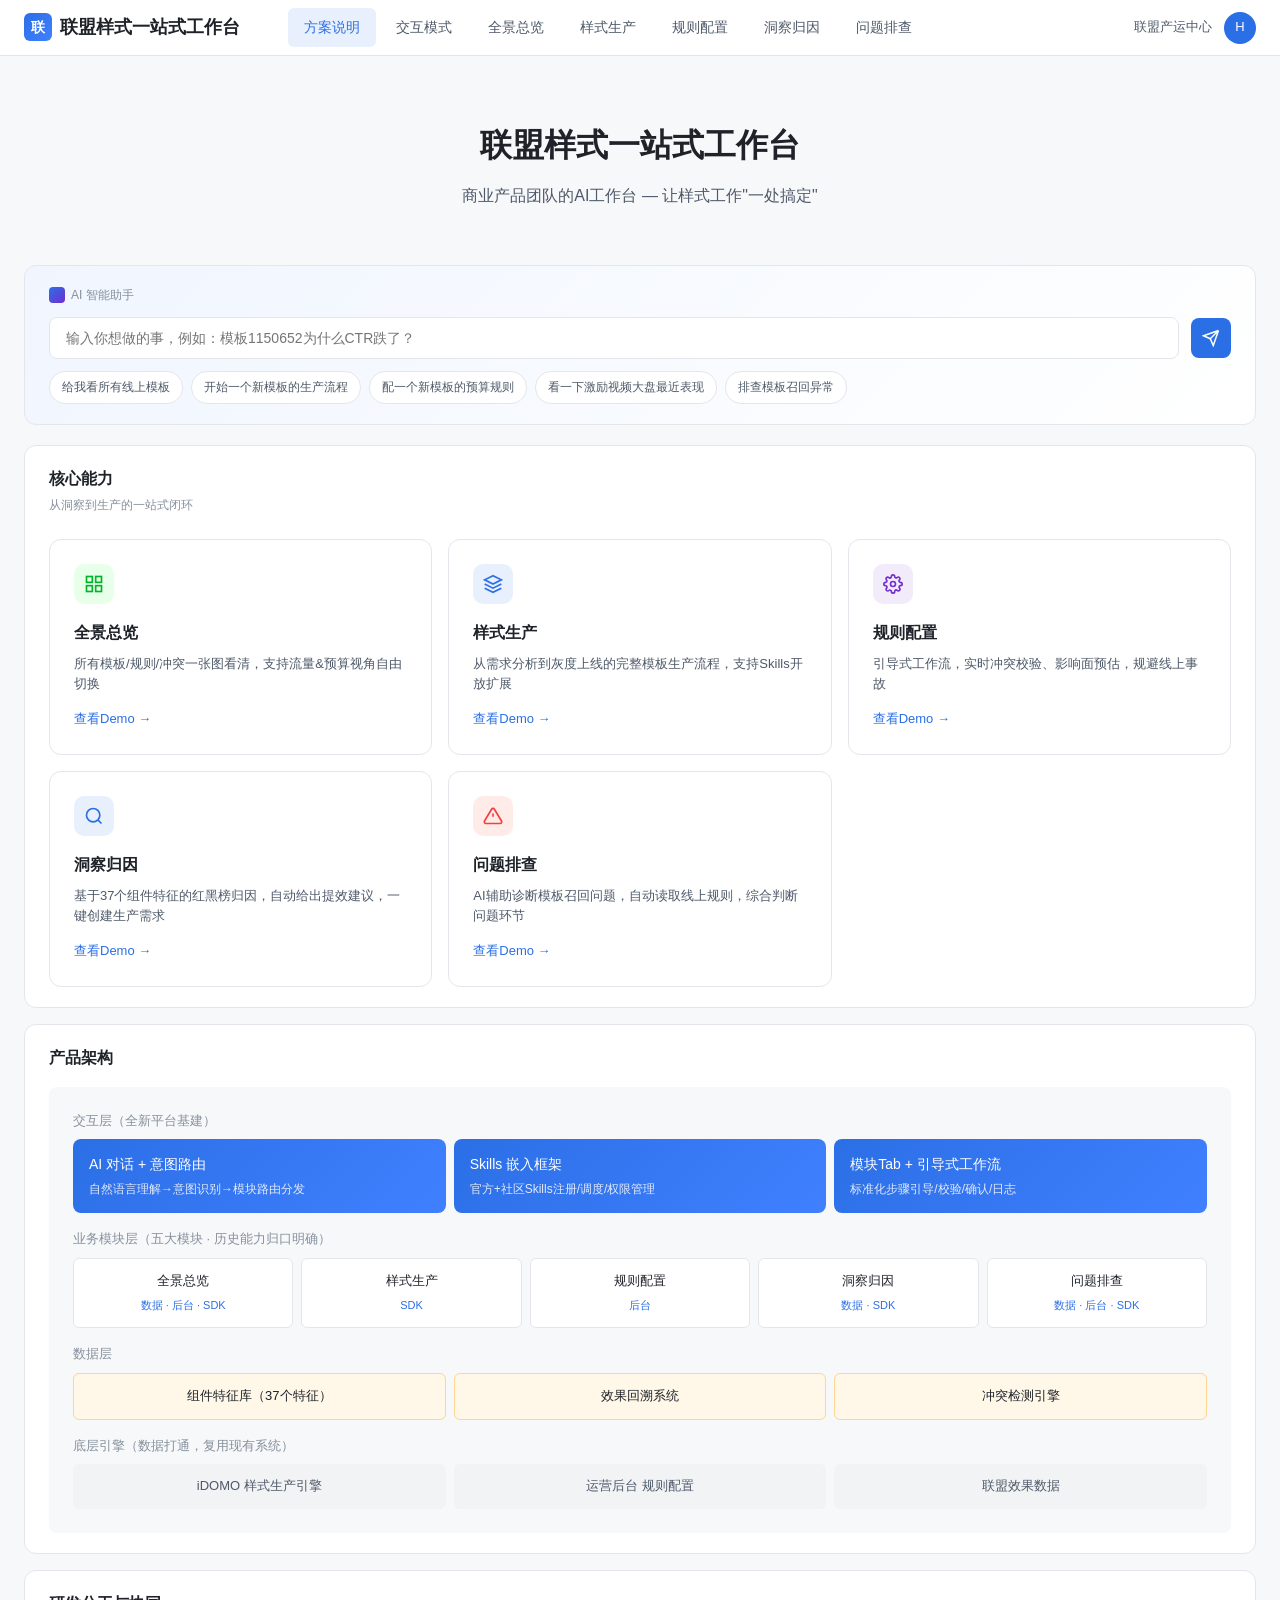
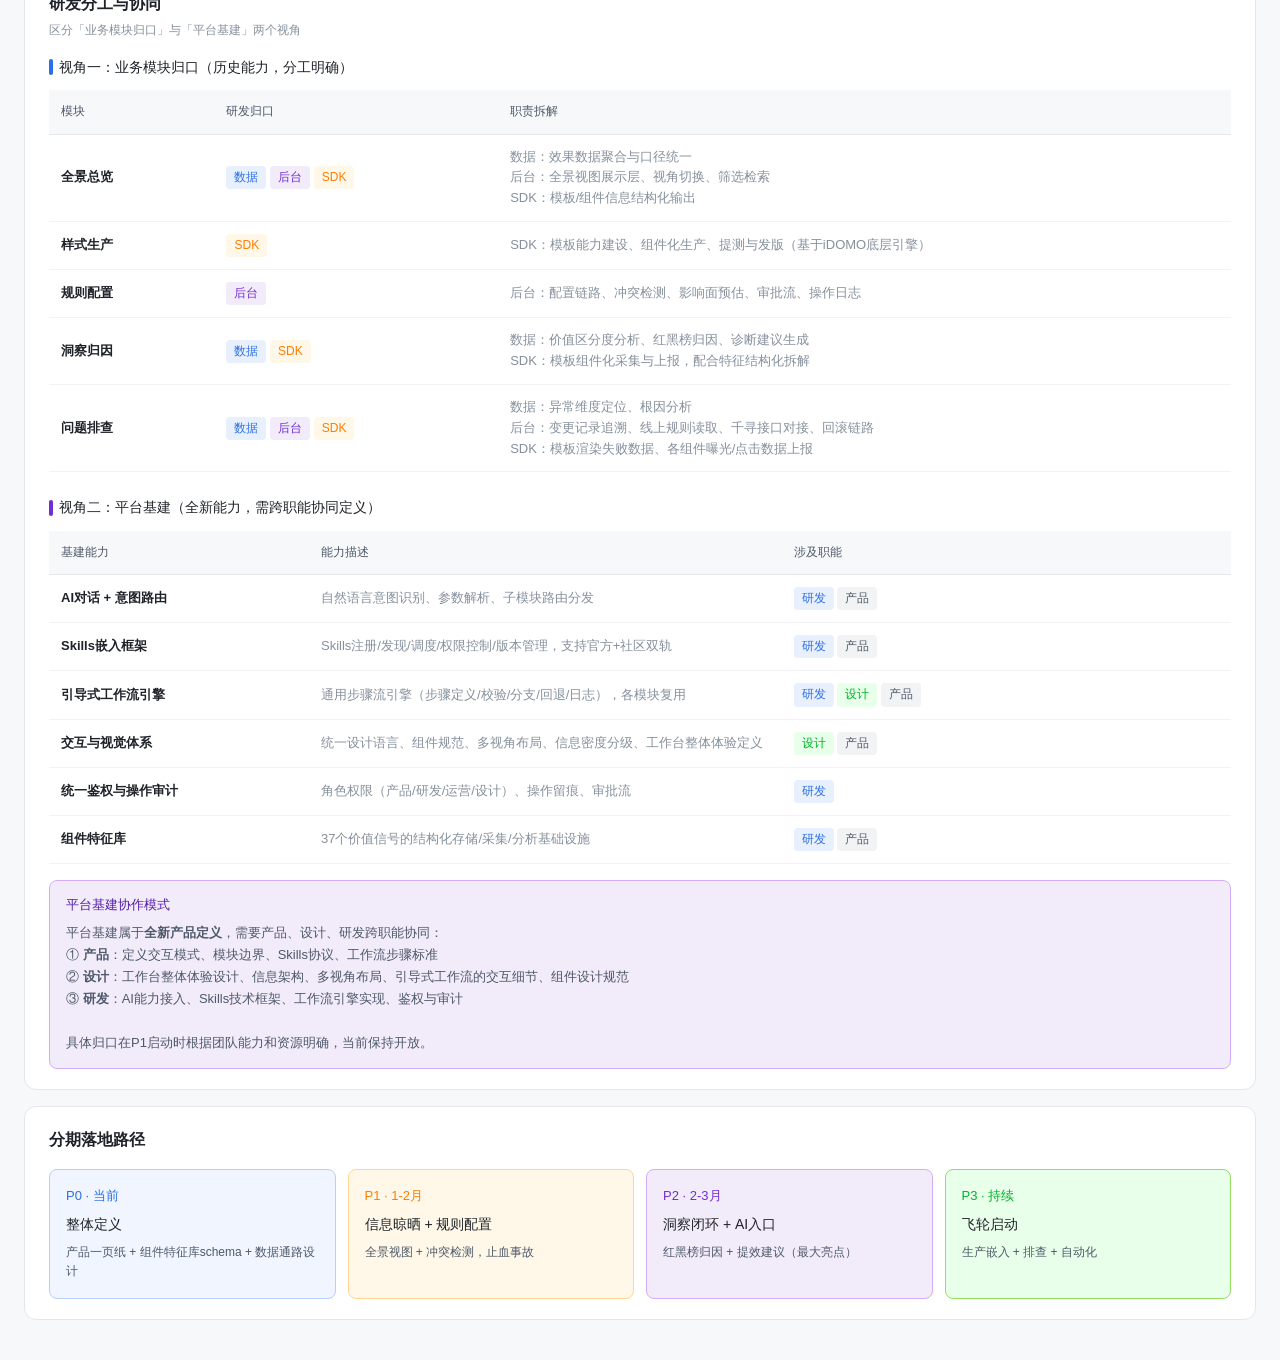
<file: index.html>
<!DOCTYPE html>
<html lang="zh-CN">
<head>
<meta charset="UTF-8">
<title>联盟样式一站式工作台</title>
<link rel="stylesheet" href="styles.css">
</head>
<body>

<header class="app-header">
  <div class="app-logo">
    <div class="app-logo-mark">联</div>
    联盟样式一站式工作台
  </div>
  <nav class="app-nav">
    <a href="index.html" class="active">方案说明</a>
    <a href="demo0-交互模式.html">交互模式</a>
    <a href="demo1-全景总览.html">全景总览</a>
    <a href="demo2-样式生产.html">样式生产</a>
    <a href="demo3-规则配置.html">规则配置</a>
    <a href="demo4-洞察归因.html">洞察归因</a>
    <a href="demo5-问题排查.html">问题排查</a>
  </nav>
  <div class="app-user">
    <span>联盟产运中心</span>
    <div class="app-user-avatar">H</div>
  </div>
</header>

<div class="container">

<div class="page-hero" style="text-align: center; padding: 40px 0 32px;">
  <h1 style="font-size: 32px; margin-bottom: 12px;">联盟样式一站式工作台</h1>
  <p style="font-size: 16px; color: #4E5969;">商业产品团队的AI工作台 — 让样式工作"一处搞定"</p>
</div>

<div class="ai-input-card">
  <div class="ai-input-label">AI 智能助手</div>
  <div class="ai-input-row">
    <input type="text" class="ai-input" placeholder="输入你想做的事，例如：模板1150652为什么CTR跌了？">
    <button class="ai-send-btn" title="发送">
      <svg width="18" height="18" viewBox="0 0 24 24" fill="none" stroke="white" stroke-width="2"><path d="M22 2L11 13M22 2L15 22L11 13M11 13L2 9L22 2"/></svg>
    </button>
  </div>
  <div class="ai-suggestions">
    <span class="ai-suggestion" onclick="window.location='demo1-全景总览.html'">给我看所有线上模板</span>
    <span class="ai-suggestion" onclick="window.location='demo2-样式生产.html'">开始一个新模板的生产流程</span>
    <span class="ai-suggestion" onclick="window.location='demo3-规则配置.html'">配一个新模板的预算规则</span>
    <span class="ai-suggestion" onclick="window.location='demo4-洞察归因.html'">看一下激励视频大盘最近表现</span>
    <span class="ai-suggestion" onclick="window.location='demo5-问题排查.html'">排查模板召回异常</span>
  </div>
</div>

<div class="card">
  <div class="card-header">
    <div>
      <div class="card-title">核心能力</div>
      <div class="card-subtitle">从洞察到生产的一站式闭环</div>
    </div>
  </div>

  <div class="intro-grid" style="grid-template-columns: repeat(3, 1fr);">
    <a href="demo1-全景总览.html" class="intro-card">
      <div class="intro-card-icon green">
        <svg width="20" height="20" viewBox="0 0 24 24" fill="none" stroke="currentColor" stroke-width="2"><rect x="3" y="3" width="7" height="7"/><rect x="14" y="3" width="7" height="7"/><rect x="14" y="14" width="7" height="7"/><rect x="3" y="14" width="7" height="7"/></svg>
      </div>
      <h3>全景总览</h3>
      <p>所有模板/规则/冲突一张图看清，支持流量&预算视角自由切换</p>
      <span class="intro-card-link">查看Demo →</span>
    </a>

    <a href="demo2-样式生产.html" class="intro-card">
      <div class="intro-card-icon blue">
        <svg width="20" height="20" viewBox="0 0 24 24" fill="none" stroke="currentColor" stroke-width="2"><path d="M12 2L2 7l10 5 10-5-10-5z"/><path d="M2 17l10 5 10-5"/><path d="M2 12l10 5 10-5"/></svg>
      </div>
      <h3>样式生产</h3>
      <p>从需求分析到灰度上线的完整模板生产流程，支持Skills开放扩展</p>
      <span class="intro-card-link">查看Demo →</span>
    </a>

    <a href="demo3-规则配置.html" class="intro-card">
      <div class="intro-card-icon purple">
        <svg width="20" height="20" viewBox="0 0 24 24" fill="none" stroke="currentColor" stroke-width="2"><circle cx="12" cy="12" r="3"/><path d="M19.4 15a1.65 1.65 0 0 0 .33 1.82l.06.06a2 2 0 0 1 0 2.83 2 2 0 0 1-2.83 0l-.06-.06a1.65 1.65 0 0 0-1.82-.33 1.65 1.65 0 0 0-1 1.51V21a2 2 0 0 1-2 2 2 2 0 0 1-2-2v-.09A1.65 1.65 0 0 0 9 19.4a1.65 1.65 0 0 0-1.82.33l-.06.06a2 2 0 0 1-2.83 0 2 2 0 0 1 0-2.83l.06-.06a1.65 1.65 0 0 0 .33-1.82 1.65 1.65 0 0 0-1.51-1H3a2 2 0 0 1-2-2 2 2 0 0 1 2-2h.09A1.65 1.65 0 0 0 4.6 9a1.65 1.65 0 0 0-.33-1.82l-.06-.06a2 2 0 0 1 0-2.83 2 2 0 0 1 2.83 0l.06.06a1.65 1.65 0 0 0 1.82.33H9a1.65 1.65 0 0 0 1-1.51V3a2 2 0 0 1 2-2 2 2 0 0 1 2 2v.09a1.65 1.65 0 0 0 1 1.51 1.65 1.65 0 0 0 1.82-.33l.06-.06a2 2 0 0 1 2.83 0 2 2 0 0 1 0 2.83l-.06.06a1.65 1.65 0 0 0-.33 1.82V9a1.65 1.65 0 0 0 1.51 1H21a2 2 0 0 1 2 2 2 2 0 0 1-2 2h-.09a1.65 1.65 0 0 0-1.51 1z"/></svg>
      </div>
      <h3>规则配置</h3>
      <p>引导式工作流，实时冲突校验、影响面预估，规避线上事故</p>
      <span class="intro-card-link">查看Demo →</span>
    </a>

    <a href="demo4-洞察归因.html" class="intro-card">
      <div class="intro-card-icon blue">
        <svg width="20" height="20" viewBox="0 0 24 24" fill="none" stroke="currentColor" stroke-width="2"><circle cx="11" cy="11" r="8"/><path d="M21 21l-4.35-4.35"/></svg>
      </div>
      <h3>洞察归因</h3>
      <p>基于37个组件特征的红黑榜归因，自动给出提效建议，一键创建生产需求</p>
      <span class="intro-card-link">查看Demo →</span>
    </a>

    <a href="demo5-问题排查.html" class="intro-card">
      <div class="intro-card-icon" style="background: #FFECE8; color: #F53F3F;">
        <svg width="20" height="20" viewBox="0 0 24 24" fill="none" stroke="currentColor" stroke-width="2"><path d="M10.29 3.86L1.82 18a2 2 0 0 0 1.71 3h16.94a2 2 0 0 0 1.71-3L13.71 3.86a2 2 0 0 0-3.42 0z"/><path d="M12 9v4M12 17h.01"/></svg>
      </div>
      <h3>问题排查</h3>
      <p>AI辅助诊断模板召回问题，自动读取线上规则，综合判断问题环节</p>
      <span class="intro-card-link">查看Demo →</span>
    </a>
  </div>
</div>

<div class="card">
  <div class="card-header">
    <div class="card-title">产品架构</div>
  </div>

  <div style="background: #F7F8FA; border-radius: 8px; padding: 24px;">
    <div style="margin-bottom: 16px;">
      <div style="font-size: 13px; color: #86909C; margin-bottom: 8px;">交互层（全新平台基建）</div>
      <div style="display: grid; grid-template-columns: repeat(3, 1fr); gap: 8px;">
        <div style="background: linear-gradient(135deg, #2B6FE6 0%, #4080FF 100%); color: white; padding: 14px 16px; border-radius: 8px;">
          <div style="font-weight: 500; margin-bottom: 4px;">AI 对话 + 意图路由</div>
          <div style="font-size: 12px; opacity: 0.85;">自然语言理解→意图识别→模块路由分发</div>
        </div>
        <div style="background: linear-gradient(135deg, #2B6FE6 0%, #4080FF 100%); color: white; padding: 14px 16px; border-radius: 8px;">
          <div style="font-weight: 500; margin-bottom: 4px;">Skills 嵌入框架</div>
          <div style="font-size: 12px; opacity: 0.85;">官方+社区Skills注册/调度/权限管理</div>
        </div>
        <div style="background: linear-gradient(135deg, #2B6FE6 0%, #4080FF 100%); color: white; padding: 14px 16px; border-radius: 8px;">
          <div style="font-weight: 500; margin-bottom: 4px;">模块Tab + 引导式工作流</div>
          <div style="font-size: 12px; opacity: 0.85;">标准化步骤引导/校验/确认/日志</div>
        </div>
      </div>
    </div>

    <div style="margin-bottom: 16px;">
      <div style="font-size: 13px; color: #86909C; margin-bottom: 8px;">业务模块层（五大模块 · 历史能力归口明确）</div>
      <div style="display: grid; grid-template-columns: repeat(5, 1fr); gap: 8px;">
        <div style="background: #FFFFFF; border: 1px solid #E5E6EB; padding: 12px; border-radius: 6px; text-align: center;">
          <div style="font-size: 13px; font-weight: 500; margin-bottom: 6px;">全景总览</div>
          <div style="font-size: 11px; color: #2B6FE6;">数据 · 后台 · SDK</div>
        </div>
        <div style="background: #FFFFFF; border: 1px solid #E5E6EB; padding: 12px; border-radius: 6px; text-align: center;">
          <div style="font-size: 13px; font-weight: 500; margin-bottom: 6px;">样式生产</div>
          <div style="font-size: 11px; color: #2B6FE6;">SDK</div>
        </div>
        <div style="background: #FFFFFF; border: 1px solid #E5E6EB; padding: 12px; border-radius: 6px; text-align: center;">
          <div style="font-size: 13px; font-weight: 500; margin-bottom: 6px;">规则配置</div>
          <div style="font-size: 11px; color: #2B6FE6;">后台</div>
        </div>
        <div style="background: #FFFFFF; border: 1px solid #E5E6EB; padding: 12px; border-radius: 6px; text-align: center;">
          <div style="font-size: 13px; font-weight: 500; margin-bottom: 6px;">洞察归因</div>
          <div style="font-size: 11px; color: #2B6FE6;">数据 · SDK</div>
        </div>
        <div style="background: #FFFFFF; border: 1px solid #E5E6EB; padding: 12px; border-radius: 6px; text-align: center;">
          <div style="font-size: 13px; font-weight: 500; margin-bottom: 6px;">问题排查</div>
          <div style="font-size: 11px; color: #2B6FE6;">数据 · 后台 · SDK</div>
        </div>
      </div>
    </div>

    <div style="margin-bottom: 16px;">
      <div style="font-size: 13px; color: #86909C; margin-bottom: 8px;">数据层</div>
      <div style="display: grid; grid-template-columns: repeat(3, 1fr); gap: 8px;">
        <div style="background: #FFF7E8; border: 1px solid #FFD591; padding: 12px; border-radius: 6px; text-align: center; font-size: 13px;">组件特征库（37个特征）</div>
        <div style="background: #FFF7E8; border: 1px solid #FFD591; padding: 12px; border-radius: 6px; text-align: center; font-size: 13px;">效果回溯系统</div>
        <div style="background: #FFF7E8; border: 1px solid #FFD591; padding: 12px; border-radius: 6px; text-align: center; font-size: 13px;">冲突检测引擎</div>
      </div>
    </div>

    <div>
      <div style="font-size: 13px; color: #86909C; margin-bottom: 8px;">底层引擎（数据打通，复用现有系统）</div>
      <div style="display: grid; grid-template-columns: repeat(3, 1fr); gap: 8px;">
        <div style="background: #F2F3F5; padding: 12px; border-radius: 6px; text-align: center; font-size: 13px; color: #4E5969;">iDOMO 样式生产引擎</div>
        <div style="background: #F2F3F5; padding: 12px; border-radius: 6px; text-align: center; font-size: 13px; color: #4E5969;">运营后台 规则配置</div>
        <div style="background: #F2F3F5; padding: 12px; border-radius: 6px; text-align: center; font-size: 13px; color: #4E5969;">联盟效果数据</div>
      </div>
    </div>
  </div>
</div>

<div class="card">
  <div class="card-header">
    <div>
      <div class="card-title">研发分工与协同</div>
      <div class="card-subtitle">区分「业务模块归口」与「平台基建」两个视角</div>
    </div>
  </div>

  <div style="font-size: 14px; font-weight: 500; margin-bottom: 12px; display: flex; align-items: center; gap: 6px;">
    <span style="display: inline-block; width: 4px; height: 16px; background: #2B6FE6; border-radius: 2px;"></span>
    视角一：业务模块归口（历史能力，分工明确）
  </div>

  <div class="table-wrap" style="margin-bottom: 24px;">
    <table class="table">
      <thead>
      <tr>
        <th style="width: 14%;">模块</th>
        <th style="width: 24%;">研发归口</th>
        <th>职责拆解</th>
      </tr>
      </thead>
      <tbody>
      <tr>
        <td><strong>全景总览</strong></td>
        <td>
          <span class="tag tag-info">数据</span>
          <span class="tag tag-purple">后台</span>
          <span class="tag tag-warning">SDK</span>
        </td>
        <td><span class="text-secondary font-13">数据：效果数据聚合与口径统一<br>后台：全景视图展示层、视角切换、筛选检索<br>SDK：模板/组件信息结构化输出</span></td>
      </tr>
      <tr>
        <td><strong>样式生产</strong></td>
        <td>
          <span class="tag tag-warning">SDK</span>
        </td>
        <td><span class="text-secondary font-13">SDK：模板能力建设、组件化生产、提测与发版（基于iDOMO底层引擎）</span></td>
      </tr>
      <tr>
        <td><strong>规则配置</strong></td>
        <td>
          <span class="tag tag-purple">后台</span>
        </td>
        <td><span class="text-secondary font-13">后台：配置链路、冲突检测、影响面预估、审批流、操作日志</span></td>
      </tr>
      <tr>
        <td><strong>洞察归因</strong></td>
        <td>
          <span class="tag tag-info">数据</span>
          <span class="tag tag-warning">SDK</span>
        </td>
        <td><span class="text-secondary font-13">数据：价值区分度分析、红黑榜归因、诊断建议生成<br>SDK：模板组件化采集与上报，配合特征结构化拆解</span></td>
      </tr>
      <tr>
        <td><strong>问题排查</strong></td>
        <td>
          <span class="tag tag-info">数据</span>
          <span class="tag tag-purple">后台</span>
          <span class="tag tag-warning">SDK</span>
        </td>
        <td><span class="text-secondary font-13">数据：异常维度定位、根因分析<br>后台：变更记录追溯、线上规则读取、千寻接口对接、回滚链路<br>SDK：模板渲染失败数据、各组件曝光/点击数据上报</span></td>
      </tr>
      </tbody>
    </table>
  </div>

  <div style="font-size: 14px; font-weight: 500; margin-bottom: 12px; display: flex; align-items: center; gap: 6px;">
    <span style="display: inline-block; width: 4px; height: 16px; background: #722ED1; border-radius: 2px;"></span>
    视角二：平台基建（全新能力，需跨职能协同定义）
  </div>

  <div class="table-wrap" style="margin-bottom: 16px;">
    <table class="table">
      <thead>
      <tr>
        <th style="width: 22%;">基建能力</th>
        <th style="width: 40%;">能力描述</th>
        <th>涉及职能</th>
      </tr>
      </thead>
      <tbody>
      <tr>
        <td><strong>AI对话 + 意图路由</strong></td>
        <td><span class="text-secondary font-13">自然语言意图识别、参数解析、子模块路由分发</span></td>
        <td>
          <span class="tag tag-info">研发</span>
          <span class="tag tag-default">产品</span>
        </td>
      </tr>
      <tr>
        <td><strong>Skills嵌入框架</strong></td>
        <td><span class="text-secondary font-13">Skills注册/发现/调度/权限控制/版本管理，支持官方+社区双轨</span></td>
        <td>
          <span class="tag tag-info">研发</span>
          <span class="tag tag-default">产品</span>
        </td>
      </tr>
      <tr>
        <td><strong>引导式工作流引擎</strong></td>
        <td><span class="text-secondary font-13">通用步骤流引擎（步骤定义/校验/分支/回退/日志），各模块复用</span></td>
        <td>
          <span class="tag tag-info">研发</span>
          <span class="tag tag-success">设计</span>
          <span class="tag tag-default">产品</span>
        </td>
      </tr>
      <tr>
        <td><strong>交互与视觉体系</strong></td>
        <td><span class="text-secondary font-13">统一设计语言、组件规范、多视角布局、信息密度分级、工作台整体体验定义</span></td>
        <td>
          <span class="tag tag-success">设计</span>
          <span class="tag tag-default">产品</span>
        </td>
      </tr>
      <tr>
        <td><strong>统一鉴权与操作审计</strong></td>
        <td><span class="text-secondary font-13">角色权限（产品/研发/运营/设计）、操作留痕、审批流</span></td>
        <td>
          <span class="tag tag-info">研发</span>
        </td>
      </tr>
      <tr>
        <td><strong>组件特征库</strong></td>
        <td><span class="text-secondary font-13">37个价值信号的结构化存储/采集/分析基础设施</span></td>
        <td>
          <span class="tag tag-info">研发</span>
          <span class="tag tag-default">产品</span>
        </td>
      </tr>
      </tbody>
    </table>
  </div>

  <div style="background: #F2EBFA; border: 1px solid #D3ADF7; border-radius: 8px; padding: 14px 16px;">
    <div style="font-size: 13px; color: #531DAB; font-weight: 500; margin-bottom: 6px;">平台基建协作模式</div>
    <div style="font-size: 13px; color: #4E5969; line-height: 1.7;">
      平台基建属于<strong>全新产品定义</strong>，需要产品、设计、研发跨职能协同：<br>
      ① <strong>产品</strong>：定义交互模式、模块边界、Skills协议、工作流步骤标准<br>
      ② <strong>设计</strong>：工作台整体体验设计、信息架构、多视角布局、引导式工作流的交互细节、组件设计规范<br>
      ③ <strong>研发</strong>：AI能力接入、Skills技术框架、工作流引擎实现、鉴权与审计<br>
      <br>
      具体归口在P1启动时根据团队能力和资源明确，当前保持开放。
    </div>
  </div>
</div>

<div class="card">
  <div class="card-header">
    <div class="card-title">分期落地路径</div>
  </div>

  <div style="display: grid; grid-template-columns: repeat(4, 1fr); gap: 12px;">
    <div style="background: #F0F5FF; border: 1px solid #B5CFFA; border-radius: 8px; padding: 16px;">
      <div style="font-size: 13px; color: #2B6FE6; font-weight: 500; margin-bottom: 6px;">P0 · 当前</div>
      <div style="font-size: 14px; font-weight: 500; margin-bottom: 8px;">整体定义</div>
      <div style="font-size: 12px; color: #4E5969;">产品一页纸 + 组件特征库schema + 数据通路设计</div>
    </div>
    <div style="background: #FFF7E8; border: 1px solid #FFD591; border-radius: 8px; padding: 16px;">
      <div style="font-size: 13px; color: #FF7D00; font-weight: 500; margin-bottom: 6px;">P1 · 1-2月</div>
      <div style="font-size: 14px; font-weight: 500; margin-bottom: 8px;">信息晾晒 + 规则配置</div>
      <div style="font-size: 12px; color: #4E5969;">全景视图 + 冲突检测，止血事故</div>
    </div>
    <div style="background: #F2EBFA; border: 1px solid #D3ADF7; border-radius: 8px; padding: 16px;">
      <div style="font-size: 13px; color: #722ED1; font-weight: 500; margin-bottom: 6px;">P2 · 2-3月</div>
      <div style="font-size: 14px; font-weight: 500; margin-bottom: 8px;">洞察闭环 + AI入口</div>
      <div style="font-size: 12px; color: #4E5969;">红黑榜归因 + 提效建议（最大亮点）</div>
    </div>
    <div style="background: #E8FFEA; border: 1px solid #95DE64; border-radius: 8px; padding: 16px;">
      <div style="font-size: 13px; color: #00B42A; font-weight: 500; margin-bottom: 6px;">P3 · 持续</div>
      <div style="font-size: 14px; font-weight: 500; margin-bottom: 8px;">飞轮启动</div>
      <div style="font-size: 12px; color: #4E5969;">生产嵌入 + 排查 + 自动化</div>
    </div>
  </div>
</div>

</div>

</body>
</html>
</file>
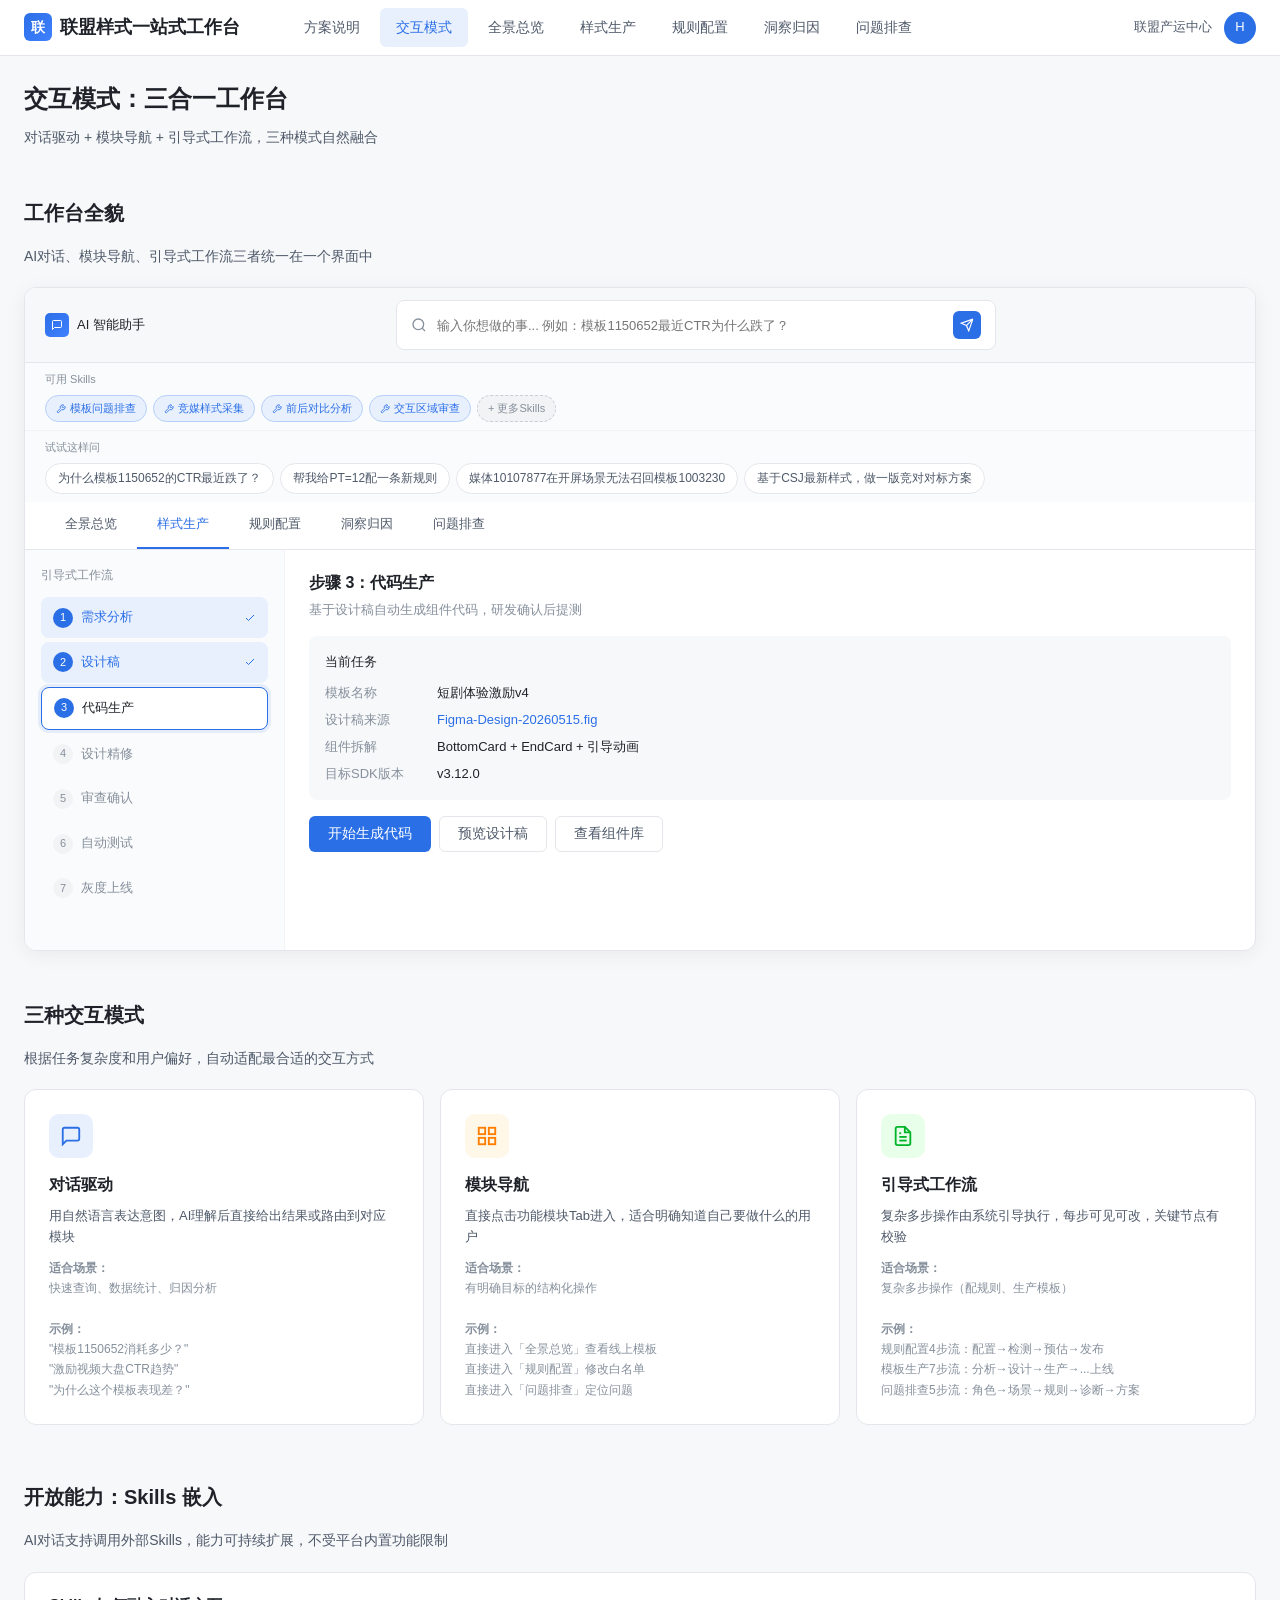
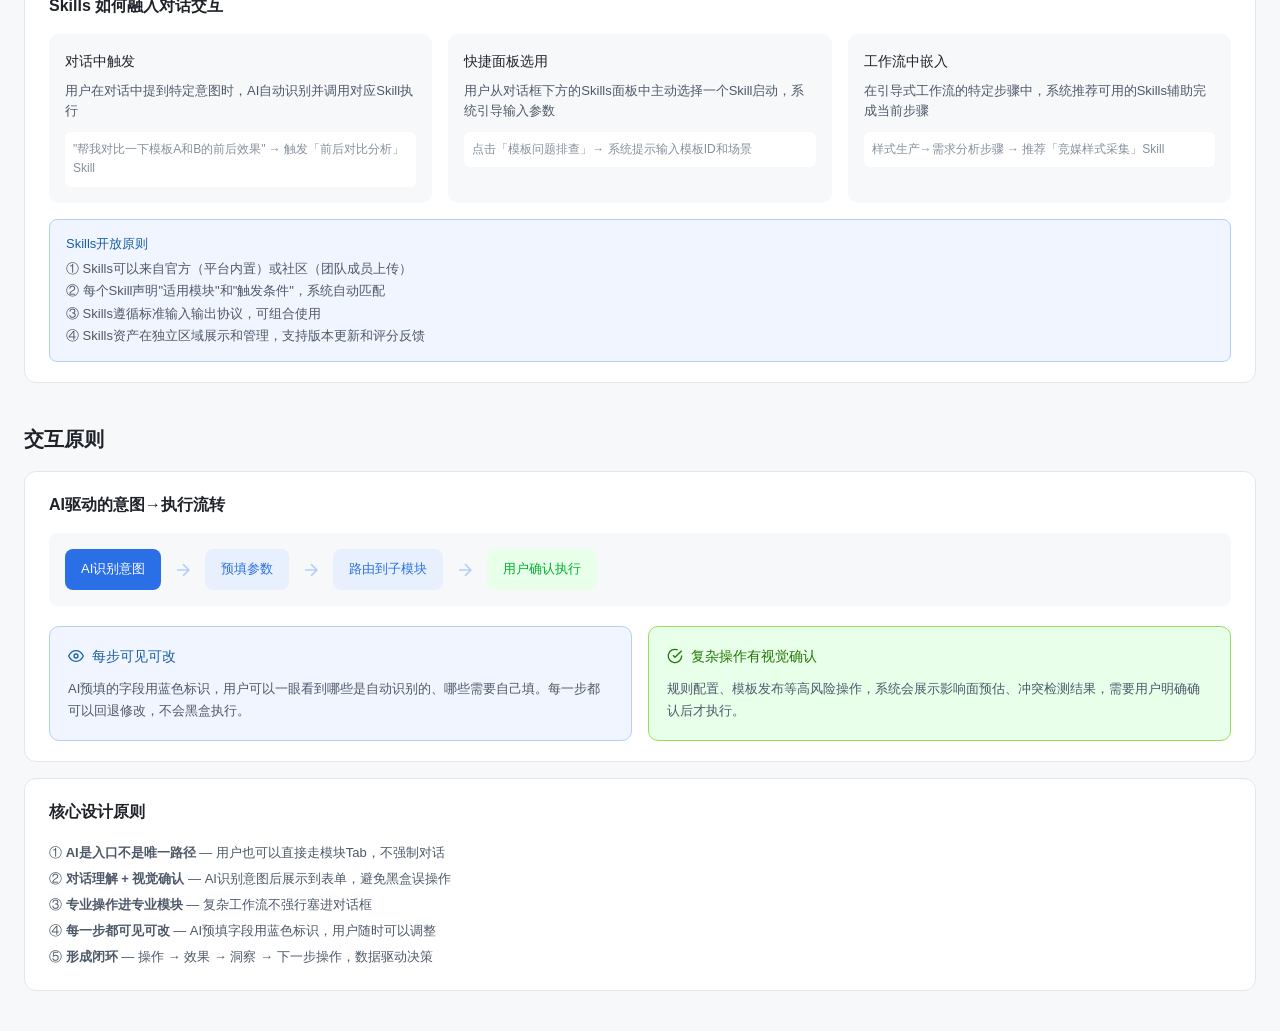
<file: demo0-交互模式.html>
<!DOCTYPE html>
<html lang="zh-CN">
<head>
<meta charset="UTF-8">
<title>交互模式 · 联盟样式一站式工作台</title>
<link rel="stylesheet" href="styles.css">
</head>
<body>

<header class="app-header">
  <div class="app-logo">
    <div class="app-logo-mark">联</div>
    联盟样式一站式工作台
  </div>
  <nav class="app-nav">
    <a href="index.html">方案说明</a>
    <a href="demo0-交互模式.html" class="active">交互模式</a>
    <a href="demo1-全景总览.html">全景总览</a>
    <a href="demo2-样式生产.html">样式生产</a>
    <a href="demo3-规则配置.html">规则配置</a>
    <a href="demo4-洞察归因.html">洞察归因</a>
    <a href="demo5-问题排查.html">问题排查</a>
  </nav>
  <div class="app-user">
    <span>联盟产运中心</span>
    <div class="app-user-avatar">H</div>
  </div>
</header>

<div class="container">

<div class="page-hero">
  <h1>交互模式：三合一工作台</h1>
  <p>对话驱动 + 模块导航 + 引导式工作流，三种模式自然融合</p>
</div>

<!-- Section 1: 全屏工作台Mockup -->
<div class="section-title">工作台全貌</div>
<div class="section-desc">AI对话、模块导航、引导式工作流三者统一在一个界面中</div>

<div class="workspace-mockup">
  <div class="workspace-topbar">
    <div style="display: flex; align-items: center; gap: 8px;">
      <div style="width: 24px; height: 24px; background: linear-gradient(135deg, #2B6FE6, #4080FF); border-radius: 5px; display: flex; align-items: center; justify-content: center;">
        <svg width="12" height="12" viewBox="0 0 24 24" fill="none" stroke="white" stroke-width="2"><path d="M21 15a2 2 0 0 1-2 2H7l-4 4V5a2 2 0 0 1 2-2h14a2 2 0 0 1 2 2z"/></svg>
      </div>
      <span style="font-size: 13px; font-weight: 500; color: #1F2329;">AI 智能助手</span>
    </div>
    <div class="workspace-chat-input" style="flex: 1; max-width: 600px; margin: 0 auto;">
      <svg width="16" height="16" viewBox="0 0 24 24" fill="none" stroke="#86909C" stroke-width="2"><circle cx="11" cy="11" r="8"/><path d="M21 21l-4.35-4.35"/></svg>
      <input type="text" placeholder="输入你想做的事... 例如：模板1150652最近CTR为什么跌了？" style="flex: 1; border: none; outline: none; font-size: 13px;">
      <div style="width: 28px; height: 28px; background: #2B6FE6; border-radius: 6px; display: flex; align-items: center; justify-content: center; cursor: pointer;">
        <svg width="14" height="14" viewBox="0 0 24 24" fill="none" stroke="white" stroke-width="2"><path d="M22 2L11 13M22 2L15 22L11 13M11 13L2 9L22 2"/></svg>
      </div>
    </div>
  </div>

  <div style="padding: 8px 20px; background: #FAFBFC; border-bottom: 1px solid #F2F3F5;">
    <div style="font-size: 11px; color: #86909C; margin-bottom: 6px;">可用 Skills</div>
    <div style="display: flex; gap: 6px; flex-wrap: wrap;">
      <span style="padding: 4px 10px; background: #E8F0FE; border: 1px solid #B5CFFA; border-radius: 14px; font-size: 11px; color: #2B6FE6; cursor: pointer; display: flex; align-items: center; gap: 4px;">
        <svg width="10" height="10" viewBox="0 0 24 24" fill="none" stroke="currentColor" stroke-width="2"><path d="M14.7 6.3a1 1 0 0 0 0 1.4l1.6 1.6a1 1 0 0 0 1.4 0l3.77-3.77a6 6 0 0 1-7.94 7.94l-6.91 6.91a2.12 2.12 0 0 1-3-3l6.91-6.91a6 6 0 0 1 7.94-7.94l-3.76 3.76z"/></svg>
        模板问题排查
      </span>
      <span style="padding: 4px 10px; background: #E8F0FE; border: 1px solid #B5CFFA; border-radius: 14px; font-size: 11px; color: #2B6FE6; cursor: pointer; display: flex; align-items: center; gap: 4px;">
        <svg width="10" height="10" viewBox="0 0 24 24" fill="none" stroke="currentColor" stroke-width="2"><path d="M14.7 6.3a1 1 0 0 0 0 1.4l1.6 1.6a1 1 0 0 0 1.4 0l3.77-3.77a6 6 0 0 1-7.94 7.94l-6.91 6.91a2.12 2.12 0 0 1-3-3l6.91-6.91a6 6 0 0 1 7.94-7.94l-3.76 3.76z"/></svg>
        竞媒样式采集
      </span>
      <span style="padding: 4px 10px; background: #E8F0FE; border: 1px solid #B5CFFA; border-radius: 14px; font-size: 11px; color: #2B6FE6; cursor: pointer; display: flex; align-items: center; gap: 4px;">
        <svg width="10" height="10" viewBox="0 0 24 24" fill="none" stroke="currentColor" stroke-width="2"><path d="M14.7 6.3a1 1 0 0 0 0 1.4l1.6 1.6a1 1 0 0 0 1.4 0l3.77-3.77a6 6 0 0 1-7.94 7.94l-6.91 6.91a2.12 2.12 0 0 1-3-3l6.91-6.91a6 6 0 0 1 7.94-7.94l-3.76 3.76z"/></svg>
        前后对比分析
      </span>
      <span style="padding: 4px 10px; background: #E8F0FE; border: 1px solid #B5CFFA; border-radius: 14px; font-size: 11px; color: #2B6FE6; cursor: pointer; display: flex; align-items: center; gap: 4px;">
        <svg width="10" height="10" viewBox="0 0 24 24" fill="none" stroke="currentColor" stroke-width="2"><path d="M14.7 6.3a1 1 0 0 0 0 1.4l1.6 1.6a1 1 0 0 0 1.4 0l3.77-3.77a6 6 0 0 1-7.94 7.94l-6.91 6.91a2.12 2.12 0 0 1-3-3l6.91-6.91a6 6 0 0 1 7.94-7.94l-3.76 3.76z"/></svg>
        交互区域审查
      </span>
      <span style="padding: 4px 10px; background: #F2F3F5; border: 1px dashed #C9CDD4; border-radius: 14px; font-size: 11px; color: #86909C; cursor: pointer;">+ 更多Skills</span>
    </div>
  </div>

  <div style="padding: 8px 20px; background: #FAFBFC;">
    <div style="font-size: 11px; color: #86909C; margin-bottom: 6px;">试试这样问</div>
    <div style="display: flex; gap: 6px; flex-wrap: wrap;">
      <span style="padding: 5px 12px; background: #FFFFFF; border: 1px solid #E5E6EB; border-radius: 16px; font-size: 12px; color: #4E5969; cursor: pointer;">为什么模板1150652的CTR最近跌了？</span>
      <span style="padding: 5px 12px; background: #FFFFFF; border: 1px solid #E5E6EB; border-radius: 16px; font-size: 12px; color: #4E5969; cursor: pointer;">帮我给PT=12配一条新规则</span>
      <span style="padding: 5px 12px; background: #FFFFFF; border: 1px solid #E5E6EB; border-radius: 16px; font-size: 12px; color: #4E5969; cursor: pointer;">媒体10107877在开屏场景无法召回模板1003230</span>
      <span style="padding: 5px 12px; background: #FFFFFF; border: 1px solid #E5E6EB; border-radius: 16px; font-size: 12px; color: #4E5969; cursor: pointer;">基于CSJ最新样式，做一版竞对对标方案</span>
    </div>
  </div>

  <div style="background: #FFFFFF; border-bottom: 1px solid #E5E6EB; padding: 0 20px;">
    <div style="display: flex; gap: 0;">
      <div style="padding: 12px 20px; font-size: 13px; color: #4E5969; cursor: pointer; border-bottom: 2px solid transparent;">全景总览</div>
      <div style="padding: 12px 20px; font-size: 13px; color: #2B6FE6; font-weight: 500; cursor: pointer; border-bottom: 2px solid #2B6FE6;">样式生产</div>
      <div style="padding: 12px 20px; font-size: 13px; color: #4E5969; cursor: pointer; border-bottom: 2px solid transparent;">规则配置</div>
      <div style="padding: 12px 20px; font-size: 13px; color: #4E5969; cursor: pointer; border-bottom: 2px solid transparent;">洞察归因</div>
      <div style="padding: 12px 20px; font-size: 13px; color: #4E5969; cursor: pointer; border-bottom: 2px solid transparent;">问题排查</div>
    </div>
  </div>

  <div class="workspace-body">
    <div class="workspace-sidebar">
      <div style="font-size: 12px; color: #86909C; margin-bottom: 12px; font-weight: 500;">引导式工作流</div>
      <div style="margin-bottom: 8px;">
        <div style="display: flex; align-items: center; gap: 8px; padding: 10px 12px; background: #E8F0FE; border-radius: 8px; margin-bottom: 4px;">
          <div style="width: 20px; height: 20px; background: #2B6FE6; border-radius: 50%; display: flex; align-items: center; justify-content: center; color: white; font-size: 11px; font-weight: 500;">1</div>
          <span style="font-size: 13px; color: #2B6FE6; font-weight: 500;">需求分析</span>
          <svg width="12" height="12" viewBox="0 0 24 24" fill="none" stroke="#2B6FE6" stroke-width="2" style="margin-left: auto;"><path d="M20 6L9 17l-5-5"/></svg>
        </div>
        <div style="display: flex; align-items: center; gap: 8px; padding: 10px 12px; background: #E8F0FE; border-radius: 8px; margin-bottom: 4px;">
          <div style="width: 20px; height: 20px; background: #2B6FE6; border-radius: 50%; display: flex; align-items: center; justify-content: center; color: white; font-size: 11px; font-weight: 500;">2</div>
          <span style="font-size: 13px; color: #2B6FE6; font-weight: 500;">设计稿</span>
          <svg width="12" height="12" viewBox="0 0 24 24" fill="none" stroke="#2B6FE6" stroke-width="2" style="margin-left: auto;"><path d="M20 6L9 17l-5-5"/></svg>
        </div>
        <div style="display: flex; align-items: center; gap: 8px; padding: 10px 12px; border: 1px solid #2B6FE6; background: #FFFFFF; border-radius: 8px; margin-bottom: 4px; box-shadow: 0 0 0 3px rgba(43,111,230,0.1);">
          <div style="width: 20px; height: 20px; background: #2B6FE6; border-radius: 50%; display: flex; align-items: center; justify-content: center; color: white; font-size: 11px; font-weight: 500;">3</div>
          <span style="font-size: 13px; color: #1F2329; font-weight: 500;">代码生产</span>
        </div>
        <div style="display: flex; align-items: center; gap: 8px; padding: 10px 12px; border-radius: 8px; margin-bottom: 4px;">
          <div style="width: 20px; height: 20px; background: #F2F3F5; border-radius: 50%; display: flex; align-items: center; justify-content: center; color: #86909C; font-size: 11px;">4</div>
          <span style="font-size: 13px; color: #86909C;">设计精修</span>
        </div>
        <div style="display: flex; align-items: center; gap: 8px; padding: 10px 12px; border-radius: 8px; margin-bottom: 4px;">
          <div style="width: 20px; height: 20px; background: #F2F3F5; border-radius: 50%; display: flex; align-items: center; justify-content: center; color: #86909C; font-size: 11px;">5</div>
          <span style="font-size: 13px; color: #86909C;">审查确认</span>
        </div>
        <div style="display: flex; align-items: center; gap: 8px; padding: 10px 12px; border-radius: 8px; margin-bottom: 4px;">
          <div style="width: 20px; height: 20px; background: #F2F3F5; border-radius: 50%; display: flex; align-items: center; justify-content: center; color: #86909C; font-size: 11px;">6</div>
          <span style="font-size: 13px; color: #86909C;">自动测试</span>
        </div>
        <div style="display: flex; align-items: center; gap: 8px; padding: 10px 12px; border-radius: 8px;">
          <div style="width: 20px; height: 20px; background: #F2F3F5; border-radius: 50%; display: flex; align-items: center; justify-content: center; color: #86909C; font-size: 11px;">7</div>
          <span style="font-size: 13px; color: #86909C;">灰度上线</span>
        </div>
      </div>
    </div>
    <div class="workspace-main">
      <div style="font-size: 16px; font-weight: 600; margin-bottom: 4px;">步骤 3：代码生产</div>
      <div style="font-size: 13px; color: #86909C; margin-bottom: 16px;">基于设计稿自动生成组件代码，研发确认后提测</div>

      <div style="background: #F7F8FA; border-radius: 8px; padding: 16px; margin-bottom: 16px;">
        <div style="font-size: 13px; font-weight: 500; margin-bottom: 10px;">当前任务</div>
        <div style="display: grid; grid-template-columns: 100px 1fr; gap: 6px 12px; font-size: 13px;">
          <span style="color: #86909C;">模板名称</span>
          <span>短剧体验激励v4</span>
          <span style="color: #86909C;">设计稿来源</span>
          <span style="color: #2B6FE6;">Figma-Design-20260515.fig</span>
          <span style="color: #86909C;">组件拆解</span>
          <span>BottomCard + EndCard + 引导动画</span>
          <span style="color: #86909C;">目标SDK版本</span>
          <span>v3.12.0</span>
        </div>
      </div>

      <div style="display: flex; gap: 8px;">
        <button class="btn btn-primary">开始生成代码</button>
        <button class="btn btn-default">预览设计稿</button>
        <button class="btn btn-default">查看组件库</button>
      </div>
    </div>
  </div>
</div>

<!-- Section 2: 三种交互模式 -->
<div class="section-title">三种交互模式</div>
<div class="section-desc">根据任务复杂度和用户偏好，自动适配最合适的交互方式</div>

<div style="display: grid; grid-template-columns: repeat(3, 1fr); gap: 16px; margin-bottom: 32px;">
  <div class="mode-card">
    <div class="mode-card-icon" style="background: #E8F0FE; color: #2B6FE6;">
      <svg width="22" height="22" viewBox="0 0 24 24" fill="none" stroke="currentColor" stroke-width="2"><path d="M21 15a2 2 0 0 1-2 2H7l-4 4V5a2 2 0 0 1 2-2h14a2 2 0 0 1 2 2z"/></svg>
    </div>
    <h3>对话驱动</h3>
    <p>用自然语言表达意图，AI理解后直接给出结果或路由到对应模块</p>
    <div class="mode-card-examples">
      <strong>适合场景：</strong><br>
      快速查询、数据统计、归因分析<br><br>
      <strong>示例：</strong><br>
      "模板1150652消耗多少？"<br>
      "激励视频大盘CTR趋势"<br>
      "为什么这个模板表现差？"
    </div>
  </div>

  <div class="mode-card">
    <div class="mode-card-icon" style="background: #FFF7E8; color: #FF7D00;">
      <svg width="22" height="22" viewBox="0 0 24 24" fill="none" stroke="currentColor" stroke-width="2"><rect x="3" y="3" width="7" height="7"/><rect x="14" y="3" width="7" height="7"/><rect x="14" y="14" width="7" height="7"/><rect x="3" y="14" width="7" height="7"/></svg>
    </div>
    <h3>模块导航</h3>
    <p>直接点击功能模块Tab进入，适合明确知道自己要做什么的用户</p>
    <div class="mode-card-examples">
      <strong>适合场景：</strong><br>
      有明确目标的结构化操作<br><br>
      <strong>示例：</strong><br>
      直接进入「全景总览」查看线上模板<br>
      直接进入「规则配置」修改白名单<br>
      直接进入「问题排查」定位问题
    </div>
  </div>

  <div class="mode-card">
    <div class="mode-card-icon" style="background: #E8FFEA; color: #00B42A;">
      <svg width="22" height="22" viewBox="0 0 24 24" fill="none" stroke="currentColor" stroke-width="2"><path d="M14 2H6a2 2 0 0 0-2 2v16a2 2 0 0 0 2 2h12a2 2 0 0 0 2-2V8z"/><path d="M14 2v6h6"/><path d="M16 13H8"/><path d="M16 17H8"/><path d="M10 9H8"/></svg>
    </div>
    <h3>引导式工作流</h3>
    <p>复杂多步操作由系统引导执行，每步可见可改，关键节点有校验</p>
    <div class="mode-card-examples">
      <strong>适合场景：</strong><br>
      复杂多步操作（配规则、生产模板）<br><br>
      <strong>示例：</strong><br>
      规则配置4步流：配置→检测→预估→发布<br>
      模板生产7步流：分析→设计→生产→...上线<br>
      问题排查5步流：角色→场景→规则→诊断→方案
    </div>
  </div>
</div>

<!-- Section 2.5: Skills开放性 -->
<div class="section-title">开放能力：Skills 嵌入</div>
<div class="section-desc">AI对话支持调用外部Skills，能力可持续扩展，不受平台内置功能限制</div>

<div class="card">
  <div class="card-header">
    <div class="card-title">Skills 如何融入对话交互</div>
  </div>

  <div style="display: grid; grid-template-columns: 1fr 1fr 1fr; gap: 16px; margin-bottom: 16px;">
    <div style="background: #F7F8FA; border-radius: 10px; padding: 16px;">
      <div style="font-size: 14px; font-weight: 500; margin-bottom: 8px; color: #1F2329;">对话中触发</div>
      <div style="font-size: 13px; color: #4E5969; line-height: 1.6;">用户在对话中提到特定意图时，AI自动识别并调用对应Skill执行</div>
      <div style="margin-top: 10px; padding: 8px; background: #FFFFFF; border-radius: 6px; font-size: 12px; color: #86909C;">"帮我对比一下模板A和B的前后效果" → 触发「前后对比分析」Skill</div>
    </div>
    <div style="background: #F7F8FA; border-radius: 10px; padding: 16px;">
      <div style="font-size: 14px; font-weight: 500; margin-bottom: 8px; color: #1F2329;">快捷面板选用</div>
      <div style="font-size: 13px; color: #4E5969; line-height: 1.6;">用户从对话框下方的Skills面板中主动选择一个Skill启动，系统引导输入参数</div>
      <div style="margin-top: 10px; padding: 8px; background: #FFFFFF; border-radius: 6px; font-size: 12px; color: #86909C;">点击「模板问题排查」→ 系统提示输入模板ID和场景</div>
    </div>
    <div style="background: #F7F8FA; border-radius: 10px; padding: 16px;">
      <div style="font-size: 14px; font-weight: 500; margin-bottom: 8px; color: #1F2329;">工作流中嵌入</div>
      <div style="font-size: 13px; color: #4E5969; line-height: 1.6;">在引导式工作流的特定步骤中，系统推荐可用的Skills辅助完成当前步骤</div>
      <div style="margin-top: 10px; padding: 8px; background: #FFFFFF; border-radius: 6px; font-size: 12px; color: #86909C;">样式生产→需求分析步骤 → 推荐「竞媒样式采集」Skill</div>
    </div>
  </div>

  <div style="background: #F0F5FF; border: 1px solid #B5CFFA; border-radius: 8px; padding: 14px 16px;">
    <div style="font-size: 13px; color: #185FA5; font-weight: 500; margin-bottom: 4px;">Skills开放原则</div>
    <div style="font-size: 13px; color: #4E5969; line-height: 1.7;">
      ① Skills可以来自官方（平台内置）或社区（团队成员上传）<br>
      ② 每个Skill声明"适用模块"和"触发条件"，系统自动匹配<br>
      ③ Skills遵循标准输入输出协议，可组合使用<br>
      ④ Skills资产在独立区域展示和管理，支持版本更新和评分反馈
    </div>
  </div>
</div>

<!-- Section 3: 交互原则 -->
<div class="section-title">交互原则</div>

<div class="card">
  <div class="card-header">
    <div class="card-title">AI驱动的意图→执行流转</div>
  </div>

  <div style="display: flex; align-items: center; gap: 12px; flex-wrap: wrap; margin-bottom: 20px; padding: 16px; background: #F7F8FA; border-radius: 8px;">
    <div style="background: #2B6FE6; color: white; padding: 10px 16px; border-radius: 8px; font-size: 13px; font-weight: 500;">AI识别意图</div>
    <svg width="20" height="20" viewBox="0 0 24 24" fill="none" stroke="#B5CFFA" stroke-width="2"><path d="M5 12h14M12 5l7 7-7 7"/></svg>
    <div style="background: #E8F0FE; color: #2B6FE6; padding: 10px 16px; border-radius: 8px; font-size: 13px; font-weight: 500;">预填参数</div>
    <svg width="20" height="20" viewBox="0 0 24 24" fill="none" stroke="#B5CFFA" stroke-width="2"><path d="M5 12h14M12 5l7 7-7 7"/></svg>
    <div style="background: #E8F0FE; color: #2B6FE6; padding: 10px 16px; border-radius: 8px; font-size: 13px; font-weight: 500;">路由到子模块</div>
    <svg width="20" height="20" viewBox="0 0 24 24" fill="none" stroke="#B5CFFA" stroke-width="2"><path d="M5 12h14M12 5l7 7-7 7"/></svg>
    <div style="background: #E8FFEA; color: #00B42A; padding: 10px 16px; border-radius: 8px; font-size: 13px; font-weight: 500;">用户确认执行</div>
  </div>

  <div style="display: grid; grid-template-columns: 1fr 1fr; gap: 16px;">
    <div style="background: #F0F5FF; border: 1px solid #B5CFFA; border-radius: 10px; padding: 18px;">
      <div style="font-size: 14px; font-weight: 500; color: #185FA5; margin-bottom: 10px; display: flex; align-items: center; gap: 8px;">
        <svg width="16" height="16" viewBox="0 0 24 24" fill="none" stroke="currentColor" stroke-width="2"><path d="M1 12s4-8 11-8 11 8 11 8-4 8-11 8-11-8-11-8z"/><circle cx="12" cy="12" r="3"/></svg>
        每步可见可改
      </div>
      <div style="font-size: 13px; color: #4E5969; line-height: 1.7;">
        AI预填的字段用蓝色标识，用户可以一眼看到哪些是自动识别的、哪些需要自己填。每一步都可以回退修改，不会黑盒执行。
      </div>
    </div>
    <div style="background: #E8FFEA; border: 1px solid #95DE64; border-radius: 10px; padding: 18px;">
      <div style="font-size: 14px; font-weight: 500; color: #237804; margin-bottom: 10px; display: flex; align-items: center; gap: 8px;">
        <svg width="16" height="16" viewBox="0 0 24 24" fill="none" stroke="currentColor" stroke-width="2"><path d="M22 11.08V12a10 10 0 1 1-5.93-9.14"/><path d="M22 4L12 14.01l-3-3"/></svg>
        复杂操作有视觉确认
      </div>
      <div style="font-size: 13px; color: #4E5969; line-height: 1.7;">
        规则配置、模板发布等高风险操作，系统会展示影响面预估、冲突检测结果，需要用户明确确认后才执行。
      </div>
    </div>
  </div>
</div>

<div class="card">
  <div class="card-header">
    <div class="card-title">核心设计原则</div>
  </div>
  <div style="font-size: 13px; color: #4E5969; line-height: 2;">
    ① <strong>AI是入口不是唯一路径</strong> — 用户也可以直接走模块Tab，不强制对话<br>
    ② <strong>对话理解 + 视觉确认</strong> — AI识别意图后展示到表单，避免黑盒误操作<br>
    ③ <strong>专业操作进专业模块</strong> — 复杂工作流不强行塞进对话框<br>
    ④ <strong>每一步都可见可改</strong> — AI预填字段用蓝色标识，用户随时可以调整<br>
    ⑤ <strong>形成闭环</strong> — 操作 → 效果 → 洞察 → 下一步操作，数据驱动决策
  </div>
</div>

</div>

</body>
</html>
</file>
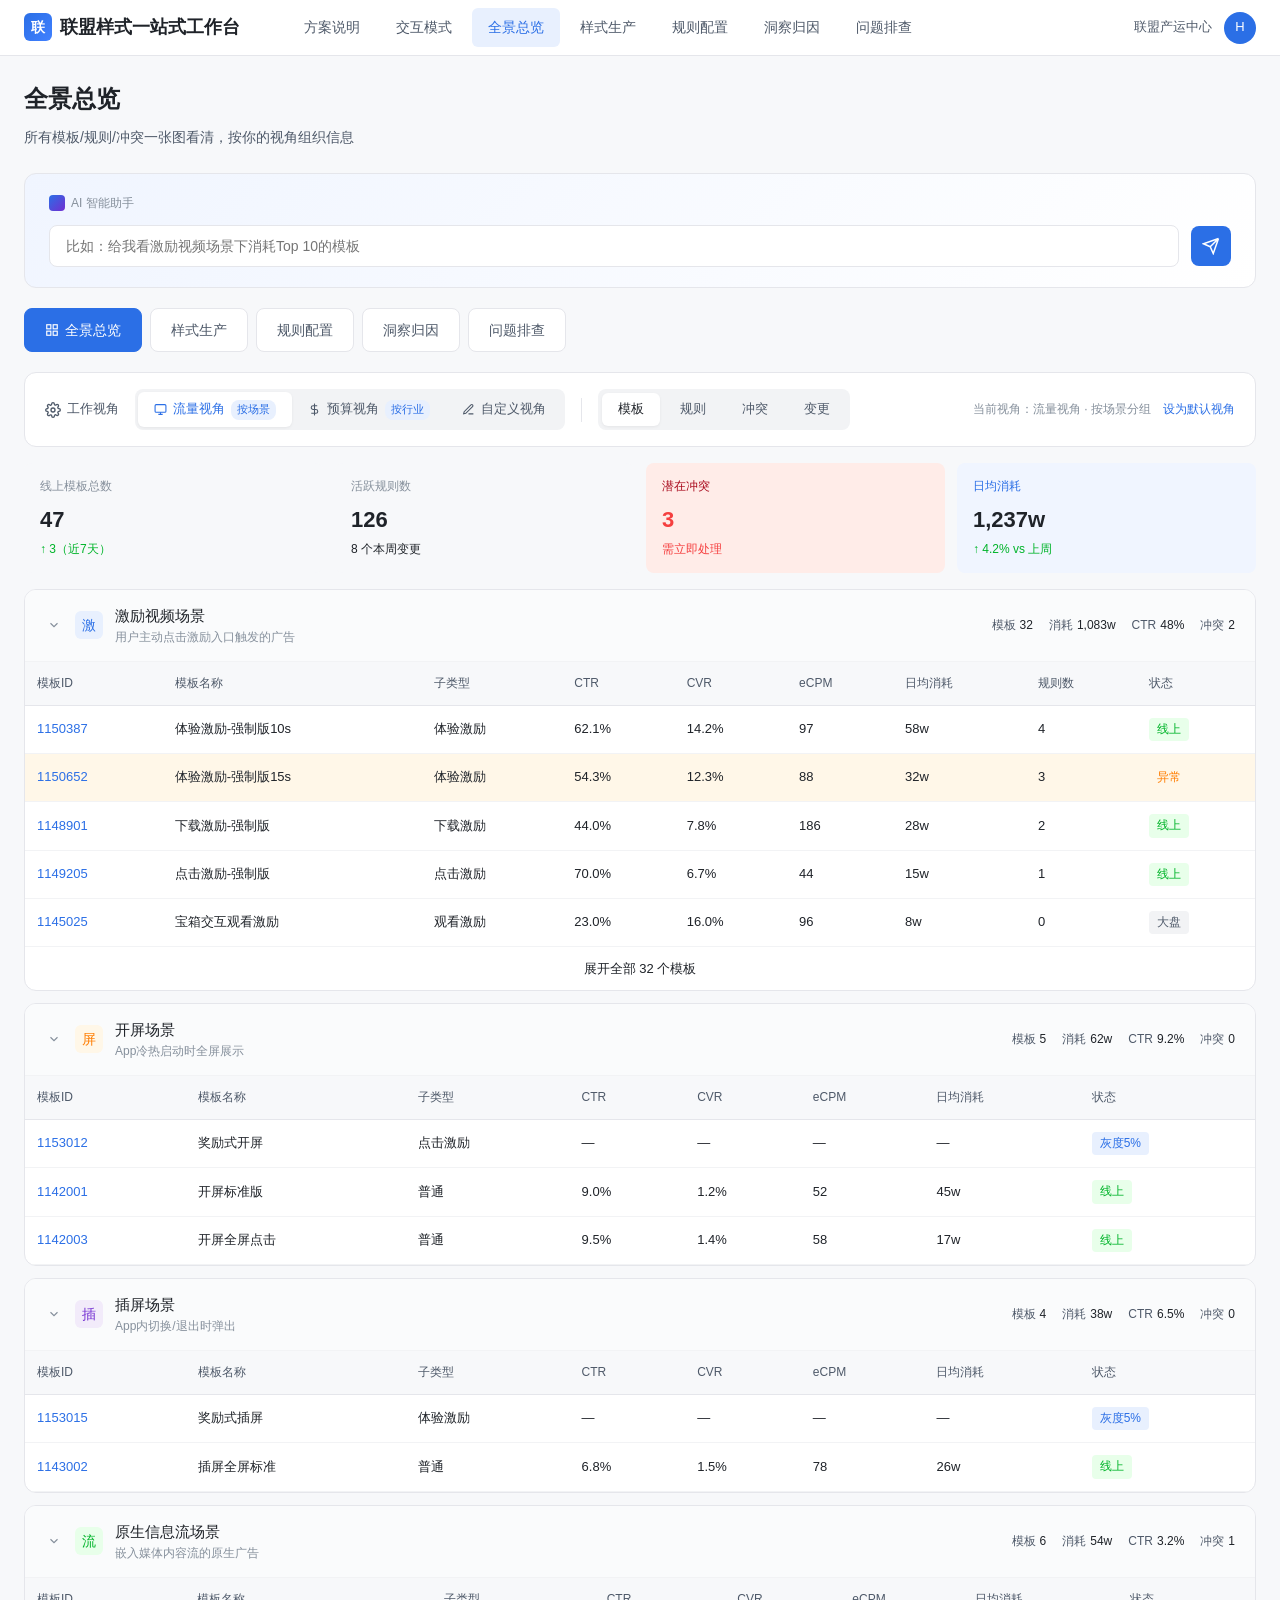
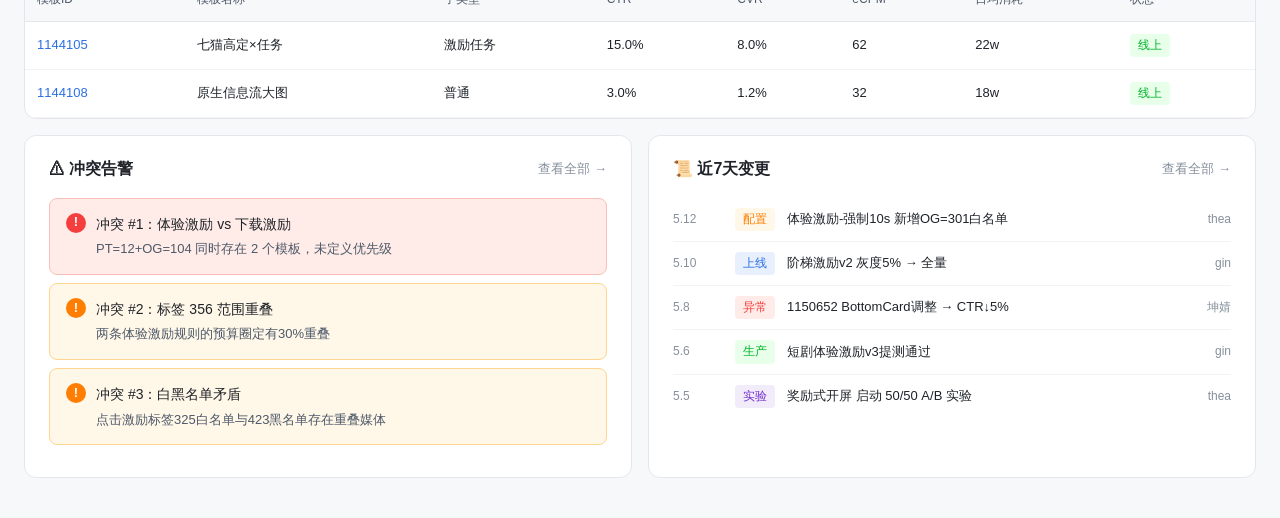
<file: demo1-全景总览.html>
<!DOCTYPE html>
<html lang="zh-CN">
<head>
<meta charset="UTF-8">
<title>全景总览 · 联盟样式一站式工作台</title>
<link rel="stylesheet" href="styles.css">
</head>
<body>

<header class="app-header">
  <div class="app-logo">
    <div class="app-logo-mark">联</div>
    联盟样式一站式工作台
  </div>
  <nav class="app-nav">
    <a href="index.html">方案说明</a>
    <a href="demo0-交互模式.html">交互模式</a>
    <a href="demo1-全景总览.html" class="active">全景总览</a>
    <a href="demo2-样式生产.html">样式生产</a>
    <a href="demo3-规则配置.html">规则配置</a>
    <a href="demo4-洞察归因.html">洞察归因</a>
    <a href="demo5-问题排查.html">问题排查</a>
  </nav>
  <div class="app-user">
    <span>联盟产运中心</span>
    <div class="app-user-avatar">H</div>
  </div>
</header>

<div class="container">

<div class="page-hero">
  <h1>全景总览</h1>
  <p>所有模板/规则/冲突一张图看清，按你的视角组织信息</p>
</div>

<div class="ai-input-card">
  <div class="ai-input-label">AI 智能助手</div>
  <div class="ai-input-row">
    <input type="text" class="ai-input" placeholder="比如：给我看激励视频场景下消耗Top 10的模板">
    <button class="ai-send-btn">
      <svg width="18" height="18" viewBox="0 0 24 24" fill="none" stroke="white" stroke-width="2"><path d="M22 2L11 13M22 2L15 22L11 13M11 13L2 9L22 2"/></svg>
    </button>
  </div>
</div>

<div class="module-tabs">
  <a href="#" class="module-tab active">
    <svg width="14" height="14" viewBox="0 0 24 24" fill="none" stroke="currentColor" stroke-width="2"><rect x="3" y="3" width="7" height="7"/><rect x="14" y="3" width="7" height="7"/><rect x="14" y="14" width="7" height="7"/><rect x="3" y="14" width="7" height="7"/></svg>
    全景总览
  </a>
  <a href="demo2-样式生产.html" class="module-tab">样式生产</a>
  <a href="demo3-规则配置.html" class="module-tab">规则配置</a>
  <a href="demo4-洞察归因.html" class="module-tab">洞察归因</a>
  <a href="demo5-问题排查.html" class="module-tab">问题排查</a>
</div>

<div class="perspective-bar">
  <div class="perspective-label">
    <svg width="16" height="16" viewBox="0 0 24 24" fill="none" stroke="currentColor" stroke-width="2"><circle cx="12" cy="12" r="3"/><path d="M19.4 15a1.65 1.65 0 0 0 .33 1.82l.06.06a2 2 0 0 1 0 2.83 2 2 0 0 1-2.83 0l-.06-.06a1.65 1.65 0 0 0-1.82-.33 1.65 1.65 0 0 0-1 1.51V21a2 2 0 0 1-2 2 2 2 0 0 1-2-2v-.09A1.65 1.65 0 0 0 9 19.4a1.65 1.65 0 0 0-1.82.33l-.06.06a2 2 0 0 1-2.83 0 2 2 0 0 1 0-2.83l.06-.06a1.65 1.65 0 0 0 .33-1.82 1.65 1.65 0 0 0-1.51-1H3a2 2 0 0 1-2-2 2 2 0 0 1 2-2h.09A1.65 1.65 0 0 0 4.6 9a1.65 1.65 0 0 0-.33-1.82l-.06-.06a2 2 0 0 1 0-2.83 2 2 0 0 1 2.83 0l.06.06a1.65 1.65 0 0 0 1.82.33H9a1.65 1.65 0 0 0 1-1.51V3a2 2 0 0 1 2-2 2 2 0 0 1 2 2v.09a1.65 1.65 0 0 0 1 1.51 1.65 1.65 0 0 0 1.82-.33l.06-.06a2 2 0 0 1 2.83 0 2 2 0 0 1 0 2.83l-.06.06a1.65 1.65 0 0 0-.33 1.82V9a1.65 1.65 0 0 0 1.51 1H21a2 2 0 0 1 2 2 2 2 0 0 1-2 2h-.09a1.65 1.65 0 0 0-1.51 1z"/></svg>
    工作视角
  </div>

  <div class="perspective-tabs">
    <div class="perspective-tab active" data-view="traffic">
      <svg width="13" height="13" viewBox="0 0 24 24" fill="none" stroke="currentColor" stroke-width="2"><rect x="2" y="3" width="20" height="14" rx="2"/><path d="M8 21h8M12 17v4"/></svg>
      流量视角
      <span class="badge">按场景</span>
    </div>
    <div class="perspective-tab" data-view="budget">
      <svg width="13" height="13" viewBox="0 0 24 24" fill="none" stroke="currentColor" stroke-width="2"><line x1="12" y1="1" x2="12" y2="23"/><path d="M17 5H9.5a3.5 3.5 0 0 0 0 7h5a3.5 3.5 0 0 1 0 7H6"/></svg>
      预算视角
      <span class="badge">按行业</span>
    </div>
    <div class="perspective-tab" data-view="custom">
      <svg width="13" height="13" viewBox="0 0 24 24" fill="none" stroke="currentColor" stroke-width="2"><path d="M12 20h9M16.5 3.5a2.121 2.121 0 0 1 3 3L7 19l-4 1 1-4L16.5 3.5z"/></svg>
      自定义视角
    </div>
  </div>

  <div class="perspective-divider"></div>

  <div class="sub-tabs" style="margin-bottom: 0;">
    <div class="sub-tab active">模板</div>
    <div class="sub-tab">规则</div>
    <div class="sub-tab">冲突</div>
    <div class="sub-tab">变更</div>
  </div>

  <div class="perspective-meta">
    <span>当前视角：流量视角 · 按场景分组</span>
    <a>设为默认视角</a>
  </div>
</div>

<div class="metric-grid cols-4">
  <div class="metric-card">
    <div class="metric-label">线上模板总数</div>
    <div class="metric-value">47</div>
    <div class="metric-change up">↑ 3（近7天）</div>
  </div>
  <div class="metric-card">
    <div class="metric-label">活跃规则数</div>
    <div class="metric-value">126</div>
    <div class="metric-change">8 个本周变更</div>
  </div>
  <div class="metric-card" style="background: #FFECE8;">
    <div class="metric-label" style="color: #A8071A;">潜在冲突</div>
    <div class="metric-value danger">3</div>
    <div class="metric-change down">需立即处理</div>
  </div>
  <div class="metric-card" style="background: #F0F5FF;">
    <div class="metric-label" style="color: #2B6FE6;">日均消耗</div>
    <div class="metric-value">1,237w</div>
    <div class="metric-change up">↑ 4.2% vs 上周</div>
  </div>
</div>

<div id="view-traffic" class="view-content">

  <div class="group-section">
    <div class="group-header">
      <span class="group-toggle">
        <svg width="14" height="14" viewBox="0 0 24 24" fill="none" stroke="currentColor" stroke-width="2"><path d="M6 9l6 6 6-6"/></svg>
      </span>
      <div class="group-icon scene-incentive">激</div>
      <div>
        <div class="group-title">激励视频场景</div>
        <div class="font-12 text-secondary">用户主动点击激励入口触发的广告</div>
      </div>
      <div class="group-stats">
        <div class="group-stat"><span>模板</span><strong>32</strong></div>
        <div class="group-stat"><span>消耗</span><strong>1,083w</strong></div>
        <div class="group-stat"><span>CTR</span><strong class="text-success">48%</strong></div>
        <div class="group-stat"><span>冲突</span><strong class="text-danger">2</strong></div>
      </div>
    </div>
    <div class="group-content">
      <div class="table-wrap">
        <table class="table">
          <thead>
          <tr>
            <th>模板ID</th>
            <th>模板名称</th>
            <th>子类型</th>
            <th>CTR</th>
            <th>CVR</th>
            <th>eCPM</th>
            <th>日均消耗</th>
            <th>规则数</th>
            <th>状态</th>
          </tr>
          </thead>
          <tbody>
          <tr>
            <td><span class="link">1150387</span></td>
            <td>体验激励-强制版10s</td>
            <td>体验激励</td>
            <td class="text-success">62.1%</td>
            <td>14.2%</td>
            <td>97</td>
            <td>58w</td>
            <td>4</td>
            <td><span class="tag tag-success">线上</span></td>
          </tr>
          <tr style="background: #FFF7E8;">
            <td><span class="link">1150652</span></td>
            <td>体验激励-强制版15s</td>
            <td>体验激励</td>
            <td class="text-danger">54.3%</td>
            <td>12.3%</td>
            <td>88</td>
            <td>32w</td>
            <td>3</td>
            <td><span class="tag tag-warning">异常</span></td>
          </tr>
          <tr>
            <td><span class="link">1148901</span></td>
            <td>下载激励-强制版</td>
            <td>下载激励</td>
            <td>44.0%</td>
            <td>7.8%</td>
            <td class="text-success">186</td>
            <td>28w</td>
            <td>2</td>
            <td><span class="tag tag-success">线上</span></td>
          </tr>
          <tr>
            <td><span class="link">1149205</span></td>
            <td>点击激励-强制版</td>
            <td>点击激励</td>
            <td class="text-success">70.0%</td>
            <td>6.7%</td>
            <td>44</td>
            <td>15w</td>
            <td>1</td>
            <td><span class="tag tag-success">线上</span></td>
          </tr>
          <tr>
            <td><span class="link">1145025</span></td>
            <td>宝箱交互观看激励</td>
            <td>观看激励</td>
            <td>23.0%</td>
            <td>16.0%</td>
            <td>96</td>
            <td>8w</td>
            <td>0</td>
            <td><span class="tag tag-default">大盘</span></td>
          </tr>
          </tbody>
        </table>
        <div style="padding: 10px 12px; text-align: center;"><a class="link font-13">展开全部 32 个模板</a></div>
      </div>
    </div>
  </div>

  <div class="group-section">
    <div class="group-header">
      <span class="group-toggle">
        <svg width="14" height="14" viewBox="0 0 24 24" fill="none" stroke="currentColor" stroke-width="2"><path d="M6 9l6 6 6-6"/></svg>
      </span>
      <div class="group-icon scene-splash">屏</div>
      <div>
        <div class="group-title">开屏场景</div>
        <div class="font-12 text-secondary">App冷热启动时全屏展示</div>
      </div>
      <div class="group-stats">
        <div class="group-stat"><span>模板</span><strong>5</strong></div>
        <div class="group-stat"><span>消耗</span><strong>62w</strong></div>
        <div class="group-stat"><span>CTR</span><strong>9.2%</strong></div>
        <div class="group-stat"><span>冲突</span><strong>0</strong></div>
      </div>
    </div>
    <div class="group-content">
      <div class="table-wrap">
        <table class="table">
          <thead>
          <tr>
            <th>模板ID</th>
            <th>模板名称</th>
            <th>子类型</th>
            <th>CTR</th>
            <th>CVR</th>
            <th>eCPM</th>
            <th>日均消耗</th>
            <th>状态</th>
          </tr>
          </thead>
          <tbody>
          <tr>
            <td><span class="link">1153012</span></td>
            <td>奖励式开屏</td>
            <td>点击激励</td>
            <td>—</td>
            <td>—</td>
            <td>—</td>
            <td>—</td>
            <td><span class="tag tag-info">灰度5%</span></td>
          </tr>
          <tr>
            <td><span class="link">1142001</span></td>
            <td>开屏标准版</td>
            <td>普通</td>
            <td>9.0%</td>
            <td>1.2%</td>
            <td>52</td>
            <td>45w</td>
            <td><span class="tag tag-success">线上</span></td>
          </tr>
          <tr>
            <td><span class="link">1142003</span></td>
            <td>开屏全屏点击</td>
            <td>普通</td>
            <td>9.5%</td>
            <td>1.4%</td>
            <td>58</td>
            <td>17w</td>
            <td><span class="tag tag-success">线上</span></td>
          </tr>
          </tbody>
        </table>
      </div>
    </div>
  </div>

  <div class="group-section">
    <div class="group-header">
      <span class="group-toggle">
        <svg width="14" height="14" viewBox="0 0 24 24" fill="none" stroke="currentColor" stroke-width="2"><path d="M6 9l6 6 6-6"/></svg>
      </span>
      <div class="group-icon scene-interstitial">插</div>
      <div>
        <div class="group-title">插屏场景</div>
        <div class="font-12 text-secondary">App内切换/退出时弹出</div>
      </div>
      <div class="group-stats">
        <div class="group-stat"><span>模板</span><strong>4</strong></div>
        <div class="group-stat"><span>消耗</span><strong>38w</strong></div>
        <div class="group-stat"><span>CTR</span><strong>6.5%</strong></div>
        <div class="group-stat"><span>冲突</span><strong>0</strong></div>
      </div>
    </div>
    <div class="group-content">
      <div class="table-wrap">
        <table class="table">
          <thead>
          <tr>
            <th>模板ID</th>
            <th>模板名称</th>
            <th>子类型</th>
            <th>CTR</th>
            <th>CVR</th>
            <th>eCPM</th>
            <th>日均消耗</th>
            <th>状态</th>
          </tr>
          </thead>
          <tbody>
          <tr>
            <td><span class="link">1153015</span></td>
            <td>奖励式插屏</td>
            <td>体验激励</td>
            <td>—</td>
            <td>—</td>
            <td>—</td>
            <td>—</td>
            <td><span class="tag tag-info">灰度5%</span></td>
          </tr>
          <tr>
            <td><span class="link">1143002</span></td>
            <td>插屏全屏标准</td>
            <td>普通</td>
            <td>6.8%</td>
            <td>1.5%</td>
            <td>78</td>
            <td>26w</td>
            <td><span class="tag tag-success">线上</span></td>
          </tr>
          </tbody>
        </table>
      </div>
    </div>
  </div>

  <div class="group-section">
    <div class="group-header">
      <span class="group-toggle">
        <svg width="14" height="14" viewBox="0 0 24 24" fill="none" stroke="currentColor" stroke-width="2"><path d="M6 9l6 6 6-6"/></svg>
      </span>
      <div class="group-icon scene-feed">流</div>
      <div>
        <div class="group-title">原生信息流场景</div>
        <div class="font-12 text-secondary">嵌入媒体内容流的原生广告</div>
      </div>
      <div class="group-stats">
        <div class="group-stat"><span>模板</span><strong>6</strong></div>
        <div class="group-stat"><span>消耗</span><strong>54w</strong></div>
        <div class="group-stat"><span>CTR</span><strong>3.2%</strong></div>
        <div class="group-stat"><span>冲突</span><strong>1</strong></div>
      </div>
    </div>
    <div class="group-content">
      <div class="table-wrap">
        <table class="table">
          <thead>
          <tr>
            <th>模板ID</th>
            <th>模板名称</th>
            <th>子类型</th>
            <th>CTR</th>
            <th>CVR</th>
            <th>eCPM</th>
            <th>日均消耗</th>
            <th>状态</th>
          </tr>
          </thead>
          <tbody>
          <tr>
            <td><span class="link">1144105</span></td>
            <td>七猫高定×任务</td>
            <td>激励任务</td>
            <td>15.0%</td>
            <td>8.0%</td>
            <td>62</td>
            <td>22w</td>
            <td><span class="tag tag-success">线上</span></td>
          </tr>
          <tr>
            <td><span class="link">1144108</span></td>
            <td>原生信息流大图</td>
            <td>普通</td>
            <td>3.0%</td>
            <td>1.2%</td>
            <td>32</td>
            <td>18w</td>
            <td><span class="tag tag-success">线上</span></td>
          </tr>
          </tbody>
        </table>
      </div>
    </div>
  </div>

</div>

<div id="view-budget" class="view-content" style="display: none;">

  <div class="group-section">
    <div class="group-header">
      <span class="group-toggle">
        <svg width="14" height="14" viewBox="0 0 24 24" fill="none" stroke="currentColor" stroke-width="2"><path d="M6 9l6 6 6-6"/></svg>
      </span>
      <div class="group-icon budget-game">游</div>
      <div>
        <div class="group-title">微信小游戏预算</div>
        <div class="font-12 text-secondary">PT=46 · 试玩跳转得奖</div>
      </div>
      <div class="group-stats">
        <div class="group-stat"><span>覆盖模板</span><strong>3</strong></div>
        <div class="group-stat"><span>消耗</span><strong>198w</strong></div>
        <div class="group-stat"><span>CTR</span><strong class="text-success">58%</strong></div>
        <div class="group-stat"><span>CVR</span><strong class="text-success">44%</strong></div>
        <div class="group-stat"><span>eCPM</span><strong class="text-success">285</strong></div>
      </div>
    </div>
    <div class="group-content">
      <div class="table-wrap">
        <table class="table">
          <thead>
          <tr>
            <th>模板</th>
            <th>场景</th>
            <th>CTR</th>
            <th>CVR</th>
            <th>eCPM</th>
            <th>消耗</th>
            <th>覆盖率</th>
          </tr>
          </thead>
          <tbody>
          <tr>
            <td><span class="link">小游戏体验-强制</span></td>
            <td>激励视频</td>
            <td class="text-success">60.0%</td>
            <td class="text-success">46.0%</td>
            <td class="text-success">293</td>
            <td>165w</td>
            <td>83%</td>
          </tr>
          <tr>
            <td><span class="link">小游戏体验-可选</span></td>
            <td>激励视频</td>
            <td>18.5%</td>
            <td class="text-success">42.0%</td>
            <td>240</td>
            <td>22w</td>
            <td>11%</td>
          </tr>
          <tr>
            <td><span class="link">奖励式插屏-小游戏</span></td>
            <td>插屏</td>
            <td>—</td>
            <td>—</td>
            <td>—</td>
            <td>—</td>
            <td><span class="tag tag-info">灰度</span></td>
          </tr>
          </tbody>
        </table>
      </div>
    </div>
  </div>

  <div class="group-section">
    <div class="group-header">
      <span class="group-toggle">
        <svg width="14" height="14" viewBox="0 0 24 24" fill="none" stroke="currentColor" stroke-width="2"><path d="M6 9l6 6 6-6"/></svg>
      </span>
      <div class="group-icon budget-drama">剧</div>
      <div>
        <div class="group-title">微信短剧预算</div>
        <div class="font-12 text-secondary">行业=2147484298 · 视频前6s+体验</div>
      </div>
      <div class="group-stats">
        <div class="group-stat"><span>覆盖模板</span><strong>2</strong></div>
        <div class="group-stat"><span>消耗</span><strong>56w</strong></div>
        <div class="group-stat"><span>CTR</span><strong class="text-success">75%</strong></div>
        <div class="group-stat"><span>CVR</span><strong class="text-success">80%</strong></div>
        <div class="group-stat"><span>eCPM</span><strong>50</strong></div>
      </div>
    </div>
    <div class="group-content">
      <div class="table-wrap">
        <table class="table">
          <thead>
          <tr>
            <th>模板</th>
            <th>场景</th>
            <th>CTR</th>
            <th>CVR</th>
            <th>eCPM</th>
            <th>消耗</th>
            <th>覆盖率</th>
          </tr>
          </thead>
          <tbody>
          <tr>
            <td><span class="link">短剧体验-强制版</span></td>
            <td>激励视频</td>
            <td class="text-success">75.0%</td>
            <td class="text-success">80.0%</td>
            <td>50</td>
            <td>56w</td>
            <td>100%</td>
          </tr>
          <tr>
            <td><span class="link">短剧体验-可选版</span></td>
            <td>激励视频</td>
            <td>—</td>
            <td>—</td>
            <td>—</td>
            <td>—</td>
            <td><span class="tag tag-default">未上线</span></td>
          </tr>
          </tbody>
        </table>
      </div>
    </div>
  </div>

  <div class="group-section">
    <div class="group-header">
      <span class="group-toggle">
        <svg width="14" height="14" viewBox="0 0 24 24" fill="none" stroke="currentColor" stroke-width="2"><path d="M6 9l6 6 6-6"/></svg>
      </span>
      <div class="group-icon budget-shop">店</div>
      <div>
        <div class="group-title">微信小店 / 直播预算</div>
        <div class="font-12 text-secondary">落地页=60005,70001 · 直播间观看激励</div>
      </div>
      <div class="group-stats">
        <div class="group-stat"><span>覆盖模板</span><strong>3</strong></div>
        <div class="group-stat"><span>消耗</span><strong>43w</strong></div>
        <div class="group-stat"><span>CTR</span><strong>40%</strong></div>
        <div class="group-stat"><span>CVR</span><strong class="text-warning">2.8%</strong></div>
        <div class="group-stat"><span>eCPM</span><strong>72</strong></div>
      </div>
    </div>
    <div class="group-content">
      <div class="table-wrap">
        <table class="table">
          <thead>
          <tr>
            <th>模板</th>
            <th>场景</th>
            <th>CTR</th>
            <th>CVR</th>
            <th>eCPM</th>
            <th>消耗</th>
            <th>覆盖率</th>
          </tr>
          </thead>
          <tbody>
          <tr>
            <td><span class="link">直播小店-强制版</span></td>
            <td>激励视频</td>
            <td>64.0%</td>
            <td>3.0%</td>
            <td>116</td>
            <td>34w</td>
            <td>79%</td>
          </tr>
          <tr>
            <td><span class="link">直播小店-可选版</span></td>
            <td>激励视频</td>
            <td>16.0%</td>
            <td class="text-danger">0.1%</td>
            <td>28</td>
            <td>9w</td>
            <td>21%</td>
          </tr>
          </tbody>
        </table>
      </div>
    </div>
  </div>

  <div class="group-section">
    <div class="group-header">
      <span class="group-toggle">
        <svg width="14" height="14" viewBox="0 0 24 24" fill="none" stroke="currentColor" stroke-width="2"><path d="M6 9l6 6 6-6"/></svg>
      </span>
      <div class="group-icon budget-ai">AI</div>
      <div>
        <div class="group-title">AI 预算（元宝/火龙等）</div>
        <div class="font-12 text-secondary">PT=12 · prompt引导玩法</div>
      </div>
      <div class="group-stats">
        <div class="group-stat"><span>覆盖模板</span><strong>1</strong></div>
        <div class="group-stat"><span>消耗</span><strong>15w</strong></div>
        <div class="group-stat"><span>CTR</span><strong>52%</strong></div>
        <div class="group-stat"><span>CVR</span><strong>10%</strong></div>
        <div class="group-stat"><span>eCPM</span><strong>78</strong></div>
      </div>
    </div>
    <div class="group-content">
      <div class="table-wrap">
        <table class="table">
          <thead>
          <tr>
            <th>模板</th>
            <th>场景</th>
            <th>CTR</th>
            <th>CVR</th>
            <th>eCPM</th>
            <th>消耗</th>
            <th>状态</th>
          </tr>
          </thead>
          <tbody>
          <tr>
            <td><span class="link">体验激励-AI prompt</span></td>
            <td>激励视频</td>
            <td>52.0%</td>
            <td>10.0%</td>
            <td>78</td>
            <td>15w</td>
            <td><span class="tag tag-info">迭代中（真prompt）</span></td>
          </tr>
          </tbody>
        </table>
      </div>
    </div>
  </div>

  <div class="group-section">
    <div class="group-header">
      <span class="group-toggle">
        <svg width="14" height="14" viewBox="0 0 24 24" fill="none" stroke="currentColor" stroke-width="2"><path d="M6 9l6 6 6-6"/></svg>
      </span>
      <div class="group-icon budget-app">App</div>
      <div>
        <div class="group-title">应用推广预算（PT=12/19）</div>
        <div class="font-12 text-secondary">下载/激活/次留考核</div>
      </div>
      <div class="group-stats">
        <div class="group-stat"><span>覆盖模板</span><strong>8</strong></div>
        <div class="group-stat"><span>消耗</span><strong>485w</strong></div>
        <div class="group-stat"><span>CTR</span><strong>52%</strong></div>
        <div class="group-stat"><span>CVR</span><strong>9.5%</strong></div>
        <div class="group-stat"><span>eCPM</span><strong class="text-success">168</strong></div>
        <div class="group-stat"><span>冲突</span><strong class="text-danger">2</strong></div>
      </div>
    </div>
    <div class="group-content">
      <div class="table-wrap">
        <table class="table">
          <thead>
          <tr>
            <th>模板</th>
            <th>场景</th>
            <th>CTR</th>
            <th>CVR</th>
            <th>eCPM</th>
            <th>消耗</th>
            <th>覆盖率</th>
          </tr>
          </thead>
          <tbody>
          <tr>
            <td><span class="link">下载激励-强制版</span></td>
            <td>激励视频</td>
            <td>44.0%</td>
            <td>7.8%</td>
            <td class="text-success">186</td>
            <td>198w</td>
            <td>41%</td>
          </tr>
          <tr>
            <td><span class="link">体验激励-强制10s</span></td>
            <td>激励视频</td>
            <td class="text-success">62.1%</td>
            <td>14.2%</td>
            <td>97</td>
            <td>158w</td>
            <td>33%</td>
          </tr>
          <tr style="background: #FFF7E8;">
            <td><span class="link">体验激励-强制15s</span></td>
            <td>激励视频</td>
            <td class="text-danger">54.3%</td>
            <td>12.3%</td>
            <td>88</td>
            <td>89w</td>
            <td>18%</td>
          </tr>
          </tbody>
        </table>
      </div>
    </div>
  </div>

</div>

<div id="view-custom" class="view-content" style="display: none;">

  <div class="card">
    <div class="card-header">
      <div class="card-title">自定义视角</div>
      <span class="text-secondary font-13">选择分组维度组合，工作台会按你的偏好组织数据</span>
    </div>

    <div style="font-size: 13px; color: #4E5969; margin-bottom: 12px; font-weight: 500;">选择分组维度（可多级嵌套）</div>

    <div style="display: flex; gap: 12px; align-items: center; padding: 12px; background: #F7F8FA; border-radius: 8px; margin-bottom: 12px;">
      <span class="text-secondary font-13">第一层：</span>
      <select style="flex: 1;">
        <option>场景（开屏/插屏/激励/信息流）</option>
        <option>预算行业（小游戏/短剧/小店/AI/应用）</option>
        <option>模板类型（观看/点击/体验/下载/深转）</option>
        <option>负责人</option>
        <option>状态（线上/灰度/异常）</option>
      </select>
      <span class="text-secondary font-13">第二层：</span>
      <select style="flex: 1;">
        <option>预算行业</option>
        <option>模板类型</option>
        <option>负责人</option>
        <option>不再分组</option>
      </select>
    </div>

    <div style="font-size: 13px; color: #4E5969; margin-bottom: 12px; font-weight: 500;">选择展示指标</div>

    <div style="margin-bottom: 12px;">
      <span class="dimension-chip removable">CTR</span>
      <span class="dimension-chip removable">CVR</span>
      <span class="dimension-chip removable">eCPM</span>
      <span class="dimension-chip removable">日均消耗</span>
      <span class="dimension-chip removable">规则数</span>
      <span class="dimension-chip removable">状态</span>
      <span class="dimension-chip" style="border-style: dashed; color: #86909C;">+ 添加指标</span>
    </div>

    <div style="font-size: 13px; color: #4E5969; margin-bottom: 12px; font-weight: 500;">已保存的视角模板</div>

    <div style="display: grid; grid-template-columns: repeat(3, 1fr); gap: 12px;">
      <div style="border: 1px solid #E5E6EB; border-radius: 8px; padding: 14px; cursor: pointer;">
        <div style="font-size: 14px; font-weight: 500; margin-bottom: 4px;">流量视角（默认）</div>
        <div class="font-12 text-secondary">场景 → 子类型 · 流量产品常用</div>
      </div>
      <div style="border: 1px solid #E5E6EB; border-radius: 8px; padding: 14px; cursor: pointer;">
        <div style="font-size: 14px; font-weight: 500; margin-bottom: 4px;">预算视角</div>
        <div class="font-12 text-secondary">行业 → 场景 · 预算产品常用</div>
      </div>
      <div style="border: 1px solid #E5E6EB; border-radius: 8px; padding: 14px; cursor: pointer;">
        <div style="font-size: 14px; font-weight: 500; margin-bottom: 4px;">SDK视角</div>
        <div class="font-12 text-secondary">SDK版本 → 模板 · 研发常用</div>
      </div>
    </div>

    <div class="custom-perspective" style="margin-top: 16px;">
      <strong>提示：</strong>视角配置自动保存。你也可以创建新的视角模板分享给团队成员。
    </div>

    <div class="flex flex-gap-8 mt-16">
      <button class="btn btn-primary">应用视角</button>
      <button class="btn btn-default">保存为新模板</button>
      <button class="btn btn-default">恢复默认</button>
    </div>
  </div>

</div>

<div style="display: grid; grid-template-columns: 1fr 1fr; gap: 16px; margin-top: 16px;">

  <div class="card">
    <div class="card-header">
      <div class="card-title">⚠ 冲突告警</div>
      <a href="demo3-规则配置.html" class="text-secondary font-13" style="text-decoration: none;">查看全部 →</a>
    </div>

    <div class="alert alert-danger" style="margin-bottom: 8px;">
      <div class="alert-icon">!</div>
      <div>
        <div class="alert-title">冲突 #1：体验激励 vs 下载激励</div>
        <div class="alert-content">PT=12+OG=104 同时存在 2 个模板，未定义优先级</div>
      </div>
    </div>

    <div class="alert alert-warning" style="margin-bottom: 8px;">
      <div class="alert-icon">!</div>
      <div>
        <div class="alert-title">冲突 #2：标签 356 范围重叠</div>
        <div class="alert-content">两条体验激励规则的预算圈定有30%重叠</div>
      </div>
    </div>

    <div class="alert alert-warning">
      <div class="alert-icon">!</div>
      <div>
        <div class="alert-title">冲突 #3：白黑名单矛盾</div>
        <div class="alert-content">点击激励标签325白名单与423黑名单存在重叠媒体</div>
      </div>
    </div>
  </div>

  <div class="card">
    <div class="card-header">
      <div class="card-title">📜 近7天变更</div>
      <a href="#" class="text-secondary font-13" style="text-decoration: none;">查看全部 →</a>
    </div>

    <div class="timeline-item">
      <span class="timeline-date">5.12</span>
      <span class="tag tag-warning">配置</span>
      <span>体验激励-强制10s 新增OG=301白名单</span>
      <span class="timeline-actor">thea</span>
    </div>
    <div class="timeline-item">
      <span class="timeline-date">5.10</span>
      <span class="tag tag-info">上线</span>
      <span>阶梯激励v2 灰度5% → 全量</span>
      <span class="timeline-actor">gin</span>
    </div>
    <div class="timeline-item">
      <span class="timeline-date">5.8</span>
      <span class="tag tag-danger">异常</span>
      <span>1150652 BottomCard调整 → CTR↓5%</span>
      <span class="timeline-actor">坤婧</span>
    </div>
    <div class="timeline-item">
      <span class="timeline-date">5.6</span>
      <span class="tag tag-success">生产</span>
      <span>短剧体验激励v3提测通过</span>
      <span class="timeline-actor">gin</span>
    </div>
    <div class="timeline-item">
      <span class="timeline-date">5.5</span>
      <span class="tag tag-purple">实验</span>
      <span>奖励式开屏 启动 50/50 A/B 实验</span>
      <span class="timeline-actor">thea</span>
    </div>
  </div>

</div>

</div>

<script>
document.querySelectorAll('.perspective-tab').forEach(tab => {
  tab.addEventListener('click', function() {
    document.querySelectorAll('.perspective-tab').forEach(t => t.classList.remove('active'));
    this.classList.add('active');

    const view = this.dataset.view;
    document.querySelectorAll('.view-content').forEach(c => c.style.display = 'none');
    document.getElementById('view-' + view).style.display = 'block';

    const meta = document.querySelector('.perspective-meta span');
    if (view === 'traffic') meta.textContent = '当前视角：流量视角 · 按场景分组';
    if (view === 'budget') meta.textContent = '当前视角：预算视角 · 按行业分组';
    if (view === 'custom') meta.textContent = '当前视角：自定义视角 · 配置中';
  });
});

document.querySelectorAll('.group-header').forEach(header => {
  header.addEventListener('click', function() {
    this.parentElement.classList.toggle('collapsed');
  });
});

document.querySelectorAll('.sub-tab').forEach(tab => {
  tab.addEventListener('click', function() {
    this.parentElement.querySelectorAll('.sub-tab').forEach(t => t.classList.remove('active'));
    this.classList.add('active');
  });
});
</script>

</body>
</html>
</file>
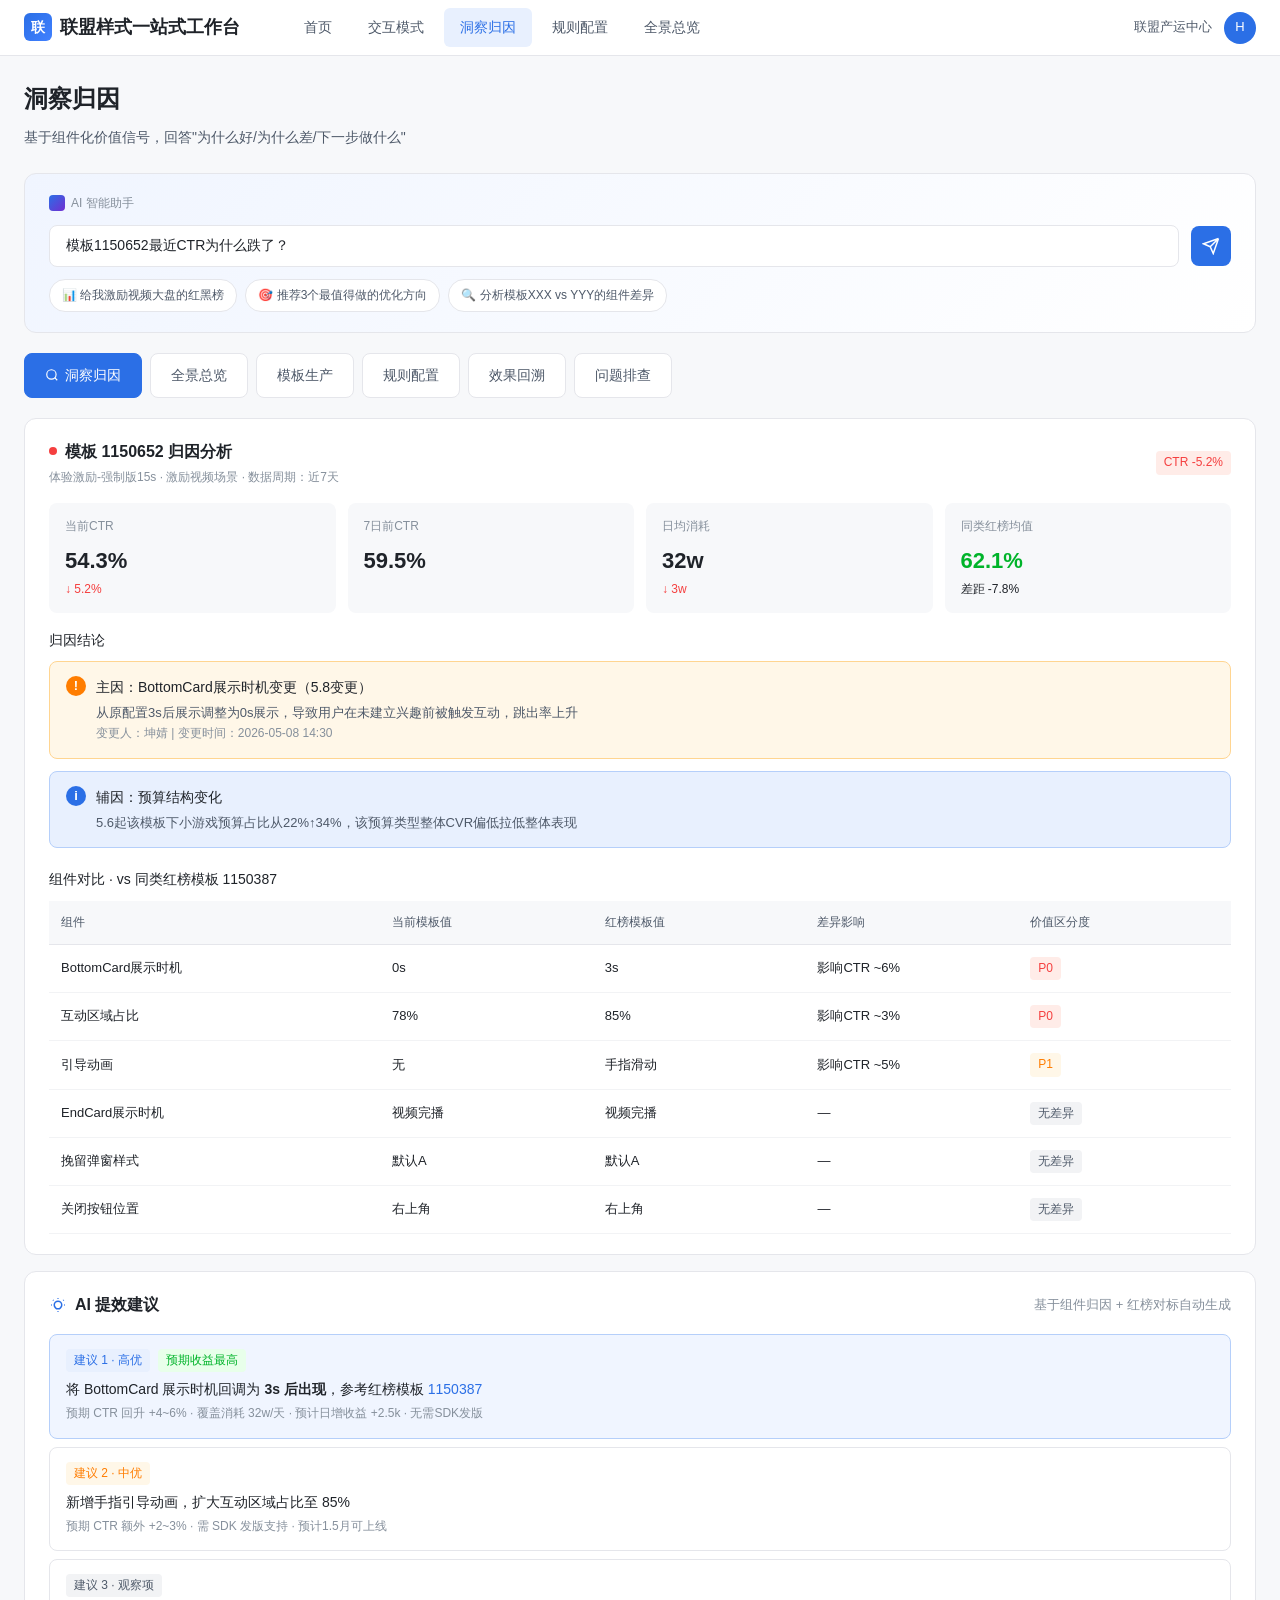
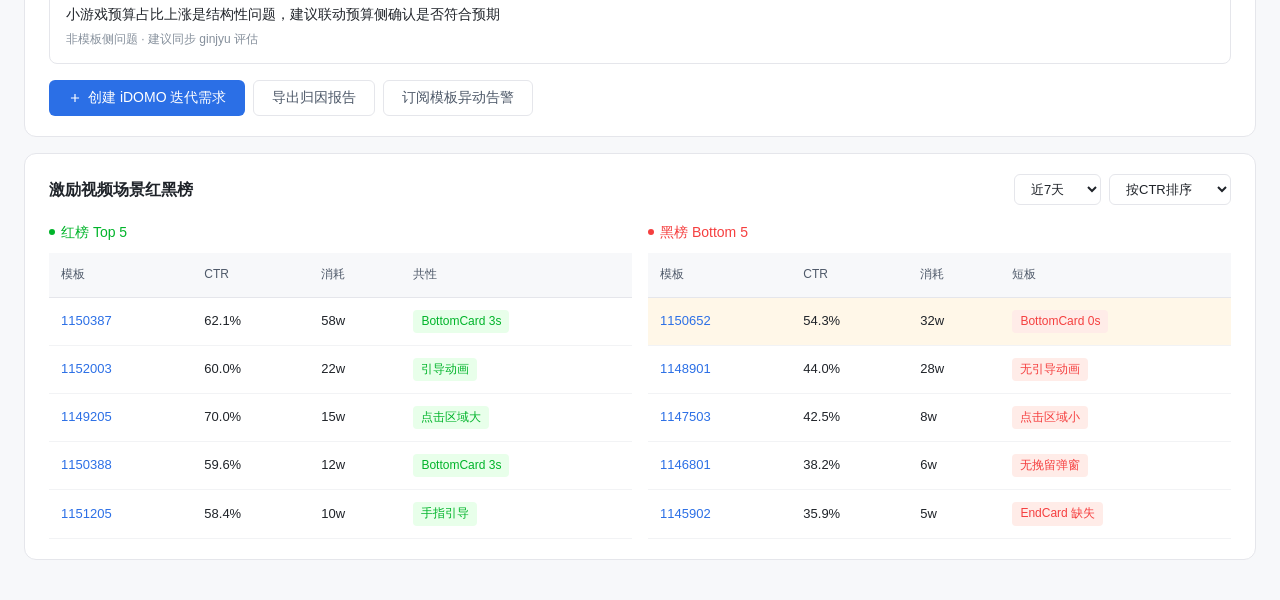
<file: demo1-洞察归因.html>
<!DOCTYPE html>
<html lang="zh-CN">
<head>
<meta charset="UTF-8">
<title>洞察归因 · 联盟样式一站式工作台</title>
<link rel="stylesheet" href="styles.css">
</head>
<body>

<header class="app-header">
  <div class="app-logo">
    <div class="app-logo-mark">联</div>
    联盟样式一站式工作台
  </div>
  <nav class="app-nav">
    <a href="index.html">首页</a>
    <a href="demo0-交互模式.html">交互模式</a>
    <a href="demo1-洞察归因.html" class="active">洞察归因</a>
    <a href="demo2-规则配置.html">规则配置</a>
    <a href="demo3-全景总览.html">全景总览</a>
  </nav>
  <div class="app-user">
    <span>联盟产运中心</span>
    <div class="app-user-avatar">H</div>
  </div>
</header>

<div class="container">

<div class="page-hero">
  <h1>洞察归因</h1>
  <p>基于组件化价值信号，回答"为什么好/为什么差/下一步做什么"</p>
</div>

<div class="ai-input-card">
  <div class="ai-input-label">AI 智能助手</div>
  <div class="ai-input-row">
    <input type="text" class="ai-input" value="模板1150652最近CTR为什么跌了？">
    <button class="ai-send-btn" title="发送">
      <svg width="18" height="18" viewBox="0 0 24 24" fill="none" stroke="white" stroke-width="2"><path d="M22 2L11 13M22 2L15 22L11 13M11 13L2 9L22 2"/></svg>
    </button>
  </div>
  <div class="ai-suggestions">
    <span class="ai-suggestion">📊 给我激励视频大盘的红黑榜</span>
    <span class="ai-suggestion">🎯 推荐3个最值得做的优化方向</span>
    <span class="ai-suggestion">🔍 分析模板XXX vs YYY的组件差异</span>
  </div>
</div>

<div class="module-tabs">
  <a href="#" class="module-tab active">
    <svg width="14" height="14" viewBox="0 0 24 24" fill="none" stroke="currentColor" stroke-width="2"><circle cx="11" cy="11" r="8"/><path d="M21 21l-4.35-4.35"/></svg>
    洞察归因
  </a>
  <a href="demo3-全景总览.html" class="module-tab">全景总览</a>
  <a href="#" class="module-tab">模板生产</a>
  <a href="demo2-规则配置.html" class="module-tab">规则配置</a>
  <a href="#" class="module-tab">效果回溯</a>
  <a href="#" class="module-tab">问题排查</a>
</div>

<div class="card">
  <div class="card-header">
    <div>
      <div class="card-title">
        <span style="display: inline-block; width: 8px; height: 8px; background: #F53F3F; border-radius: 50%;"></span>
        模板 1150652 归因分析
      </div>
      <div class="card-subtitle">体验激励-强制版15s · 激励视频场景 · 数据周期：近7天</div>
    </div>
    <span class="tag tag-danger">CTR -5.2%</span>
  </div>

  <div class="metric-grid cols-4">
    <div class="metric-card">
      <div class="metric-label">当前CTR</div>
      <div class="metric-value">54.3%</div>
      <div class="metric-change down">↓ 5.2%</div>
    </div>
    <div class="metric-card">
      <div class="metric-label">7日前CTR</div>
      <div class="metric-value">59.5%</div>
    </div>
    <div class="metric-card">
      <div class="metric-label">日均消耗</div>
      <div class="metric-value">32w</div>
      <div class="metric-change down">↓ 3w</div>
    </div>
    <div class="metric-card">
      <div class="metric-label">同类红榜均值</div>
      <div class="metric-value success">62.1%</div>
      <div class="metric-change">差距 -7.8%</div>
    </div>
  </div>

  <div style="font-size: 14px; font-weight: 500; margin: 16px 0 10px;">归因结论</div>

  <div class="alert alert-warning">
    <div class="alert-icon">!</div>
    <div>
      <div class="alert-title">主因：BottomCard展示时机变更（5.8变更）</div>
      <div class="alert-content">
        从原配置3s后展示调整为0s展示，导致用户在未建立兴趣前被触发互动，跳出率上升<br>
        <span class="text-secondary font-12">变更人：坤婧 | 变更时间：2026-05-08 14:30</span>
      </div>
    </div>
  </div>

  <div class="alert alert-info">
    <div class="alert-icon">i</div>
    <div>
      <div class="alert-title">辅因：预算结构变化</div>
      <div class="alert-content">5.6起该模板下小游戏预算占比从22%↑34%，该预算类型整体CVR偏低拉低整体表现</div>
    </div>
  </div>

  <div style="font-size: 14px; font-weight: 500; margin: 20px 0 10px;">组件对比 · vs 同类红榜模板 1150387</div>

  <div class="table-wrap">
    <table class="table">
      <thead>
      <tr>
        <th style="width: 28%;">组件</th>
        <th style="width: 18%;">当前模板值</th>
        <th style="width: 18%;">红榜模板值</th>
        <th style="width: 18%;">差异影响</th>
        <th style="width: 18%;">价值区分度</th>
      </tr>
      </thead>
      <tbody>
      <tr>
        <td>BottomCard展示时机</td>
        <td class="text-danger">0s</td>
        <td class="text-success">3s</td>
        <td>影响CTR ~6%</td>
        <td><span class="tag tag-danger">P0</span></td>
      </tr>
      <tr>
        <td>互动区域占比</td>
        <td>78%</td>
        <td class="text-success">85%</td>
        <td>影响CTR ~3%</td>
        <td><span class="tag tag-danger">P0</span></td>
      </tr>
      <tr>
        <td>引导动画</td>
        <td>无</td>
        <td class="text-success">手指滑动</td>
        <td>影响CTR ~5%</td>
        <td><span class="tag tag-warning">P1</span></td>
      </tr>
      <tr>
        <td>EndCard展示时机</td>
        <td>视频完播</td>
        <td>视频完播</td>
        <td>—</td>
        <td><span class="tag tag-default">无差异</span></td>
      </tr>
      <tr>
        <td>挽留弹窗样式</td>
        <td>默认A</td>
        <td>默认A</td>
        <td>—</td>
        <td><span class="tag tag-default">无差异</span></td>
      </tr>
      <tr>
        <td>关闭按钮位置</td>
        <td>右上角</td>
        <td>右上角</td>
        <td>—</td>
        <td><span class="tag tag-default">无差异</span></td>
      </tr>
      </tbody>
    </table>
  </div>
</div>

<div class="card">
  <div class="card-header">
    <div class="card-title">
      <svg width="18" height="18" viewBox="0 0 24 24" fill="none" stroke="#2B6FE6" stroke-width="2"><path d="M9.663 17h4.673M12 3v1M5.34 5.34l.707.707M3 12h1M19.66 5.34l-.707.707M21 12h-1M12 21v-1M7 12a5 5 0 0 1 5-5 5 5 0 0 1 5 5c0 1.5-.5 2.5-1.5 3.5L14 17h-4l-1.5-1.5C7.5 14.5 7 13.5 7 12z"/></svg>
      AI 提效建议
    </div>
    <span class="text-secondary font-13">基于组件归因 + 红榜对标自动生成</span>
  </div>

  <div class="suggestion-card high">
    <div class="suggestion-card-header">
      <span class="tag tag-info">建议 1 · 高优</span>
      <span class="tag tag-success">预期收益最高</span>
    </div>
    <div class="suggestion-card-content">
      将 BottomCard 展示时机回调为 <strong>3s 后出现</strong>，参考红榜模板 <span class="link" style="color: #2B6FE6;">1150387</span>
    </div>
    <div class="suggestion-card-meta">
      预期 CTR 回升 +4~6% · 覆盖消耗 32w/天 · 预计日增收益 +2.5k · 无需SDK发版
    </div>
  </div>

  <div class="suggestion-card">
    <div class="suggestion-card-header">
      <span class="tag tag-warning">建议 2 · 中优</span>
    </div>
    <div class="suggestion-card-content">
      新增手指引导动画，扩大互动区域占比至 85%
    </div>
    <div class="suggestion-card-meta">
      预期 CTR 额外 +2~3% · 需 SDK 发版支持 · 预计1.5月可上线
    </div>
  </div>

  <div class="suggestion-card">
    <div class="suggestion-card-header">
      <span class="tag tag-default">建议 3 · 观察项</span>
    </div>
    <div class="suggestion-card-content">
      小游戏预算占比上涨是结构性问题，建议联动预算侧确认是否符合预期
    </div>
    <div class="suggestion-card-meta">
      非模板侧问题 · 建议同步 ginjyu 评估
    </div>
  </div>

  <div class="flex flex-gap-8 mt-16">
    <button class="btn btn-primary">
      <svg width="14" height="14" viewBox="0 0 24 24" fill="none" stroke="currentColor" stroke-width="2"><path d="M12 5v14M5 12h14"/></svg>
      创建 iDOMO 迭代需求
    </button>
    <button class="btn btn-default">导出归因报告</button>
    <button class="btn btn-default">订阅模板异动告警</button>
  </div>
</div>

<div class="card">
  <div class="card-header">
    <div class="card-title">激励视频场景红黑榜</div>
    <div class="toolbar">
      <select>
        <option>近7天</option>
        <option>近30天</option>
      </select>
      <select>
        <option>按CTR排序</option>
        <option>按消耗排序</option>
        <option>按eCPM排序</option>
      </select>
    </div>
  </div>

  <div style="display: grid; grid-template-columns: 1fr 1fr; gap: 16px;">

    <div>
      <div style="font-size: 14px; color: #00B42A; font-weight: 500; margin-bottom: 10px; display: flex; align-items: center; gap: 6px;">
        <span style="display: inline-block; width: 6px; height: 6px; background: #00B42A; border-radius: 50%;"></span>
        红榜 Top 5
      </div>
      <table class="table">
        <thead>
        <tr>
          <th>模板</th>
          <th>CTR</th>
          <th>消耗</th>
          <th>共性</th>
        </tr>
        </thead>
        <tbody>
        <tr>
          <td><span class="link">1150387</span></td>
          <td class="text-success">62.1%</td>
          <td>58w</td>
          <td><span class="tag tag-success">BottomCard 3s</span></td>
        </tr>
        <tr>
          <td><span class="link">1152003</span></td>
          <td class="text-success">60.0%</td>
          <td>22w</td>
          <td><span class="tag tag-success">引导动画</span></td>
        </tr>
        <tr>
          <td><span class="link">1149205</span></td>
          <td class="text-success">70.0%</td>
          <td>15w</td>
          <td><span class="tag tag-success">点击区域大</span></td>
        </tr>
        <tr>
          <td><span class="link">1150388</span></td>
          <td class="text-success">59.6%</td>
          <td>12w</td>
          <td><span class="tag tag-success">BottomCard 3s</span></td>
        </tr>
        <tr>
          <td><span class="link">1151205</span></td>
          <td class="text-success">58.4%</td>
          <td>10w</td>
          <td><span class="tag tag-success">手指引导</span></td>
        </tr>
        </tbody>
      </table>
    </div>

    <div>
      <div style="font-size: 14px; color: #F53F3F; font-weight: 500; margin-bottom: 10px; display: flex; align-items: center; gap: 6px;">
        <span style="display: inline-block; width: 6px; height: 6px; background: #F53F3F; border-radius: 50%;"></span>
        黑榜 Bottom 5
      </div>
      <table class="table">
        <thead>
        <tr>
          <th>模板</th>
          <th>CTR</th>
          <th>消耗</th>
          <th>短板</th>
        </tr>
        </thead>
        <tbody>
        <tr style="background: #FFF7E8;">
          <td><span class="link">1150652</span></td>
          <td class="text-danger">54.3%</td>
          <td>32w</td>
          <td><span class="tag tag-danger">BottomCard 0s</span></td>
        </tr>
        <tr>
          <td><span class="link">1148901</span></td>
          <td class="text-danger">44.0%</td>
          <td>28w</td>
          <td><span class="tag tag-danger">无引导动画</span></td>
        </tr>
        <tr>
          <td><span class="link">1147503</span></td>
          <td class="text-danger">42.5%</td>
          <td>8w</td>
          <td><span class="tag tag-danger">点击区域小</span></td>
        </tr>
        <tr>
          <td><span class="link">1146801</span></td>
          <td class="text-danger">38.2%</td>
          <td>6w</td>
          <td><span class="tag tag-danger">无挽留弹窗</span></td>
        </tr>
        <tr>
          <td><span class="link">1145902</span></td>
          <td class="text-danger">35.9%</td>
          <td>5w</td>
          <td><span class="tag tag-danger">EndCard 缺失</span></td>
        </tr>
        </tbody>
      </table>
    </div>

  </div>
</div>

</div>

</body>
</html>
</file>
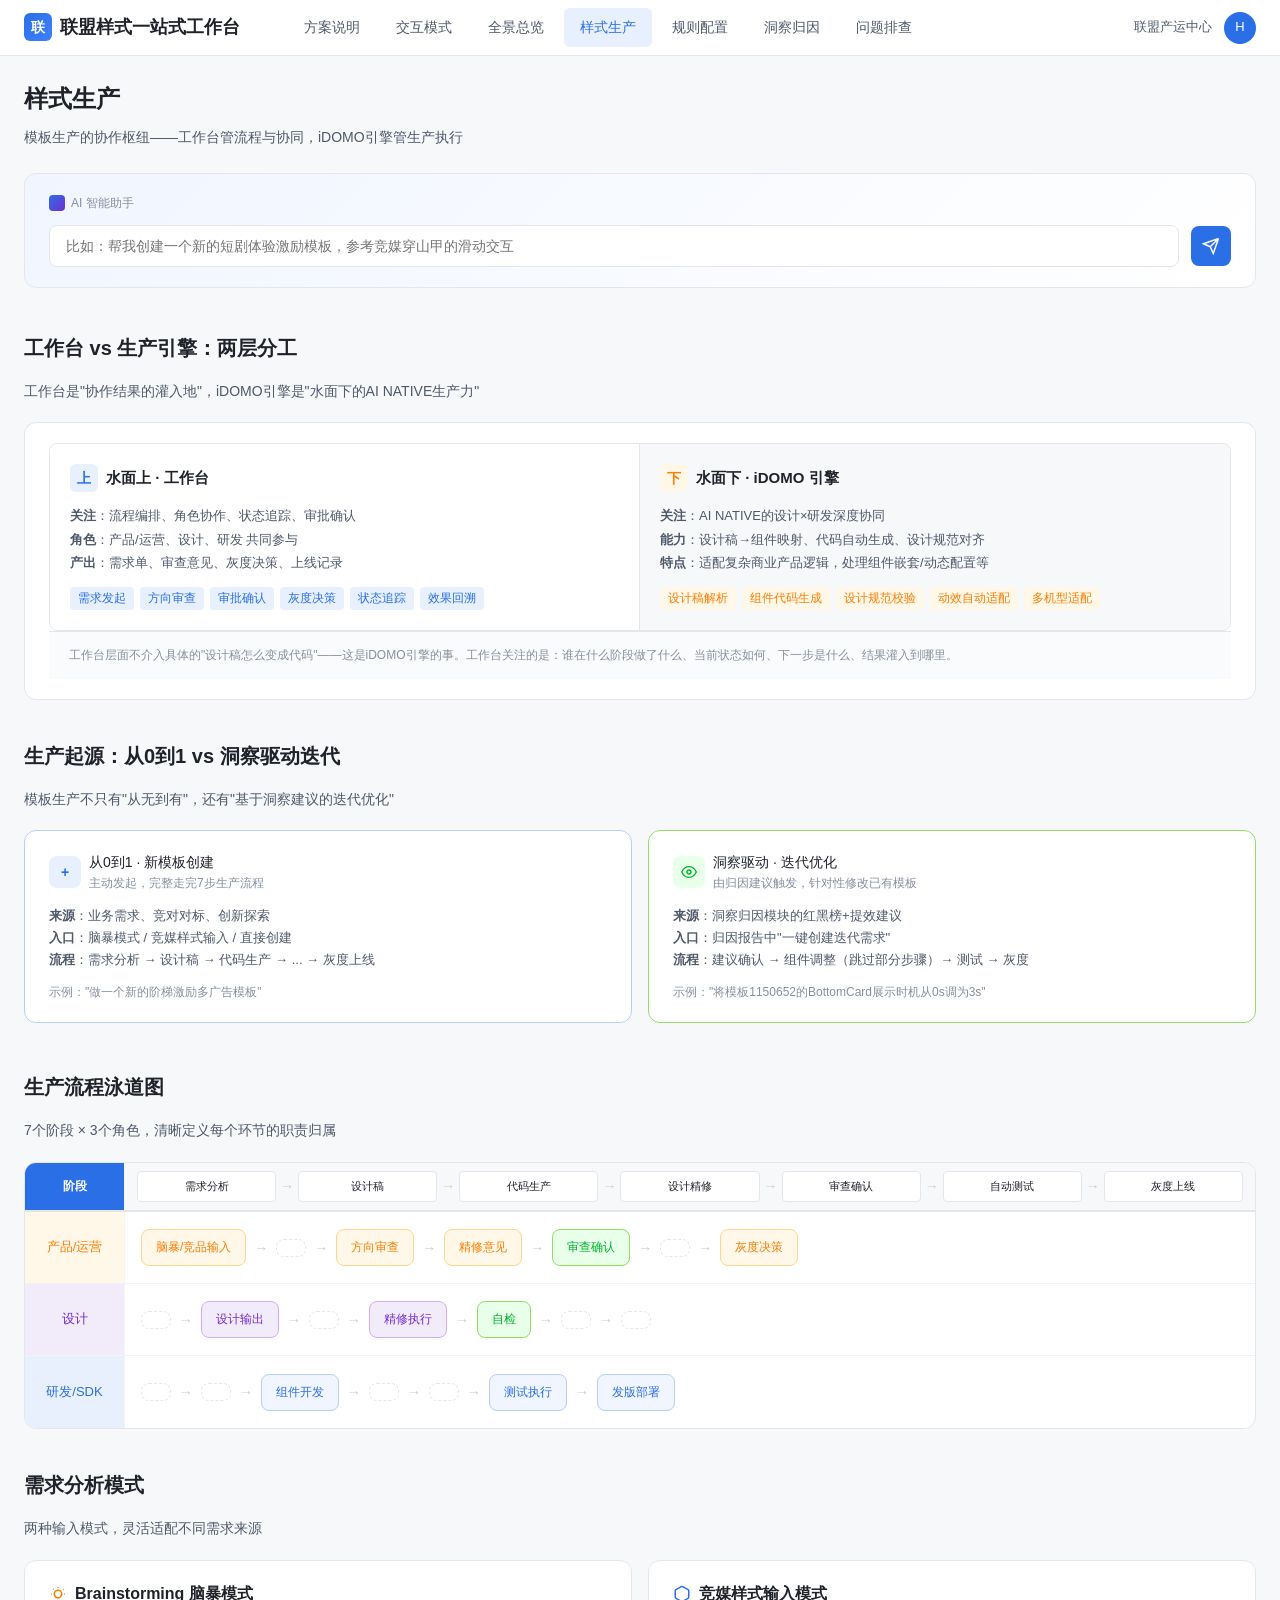
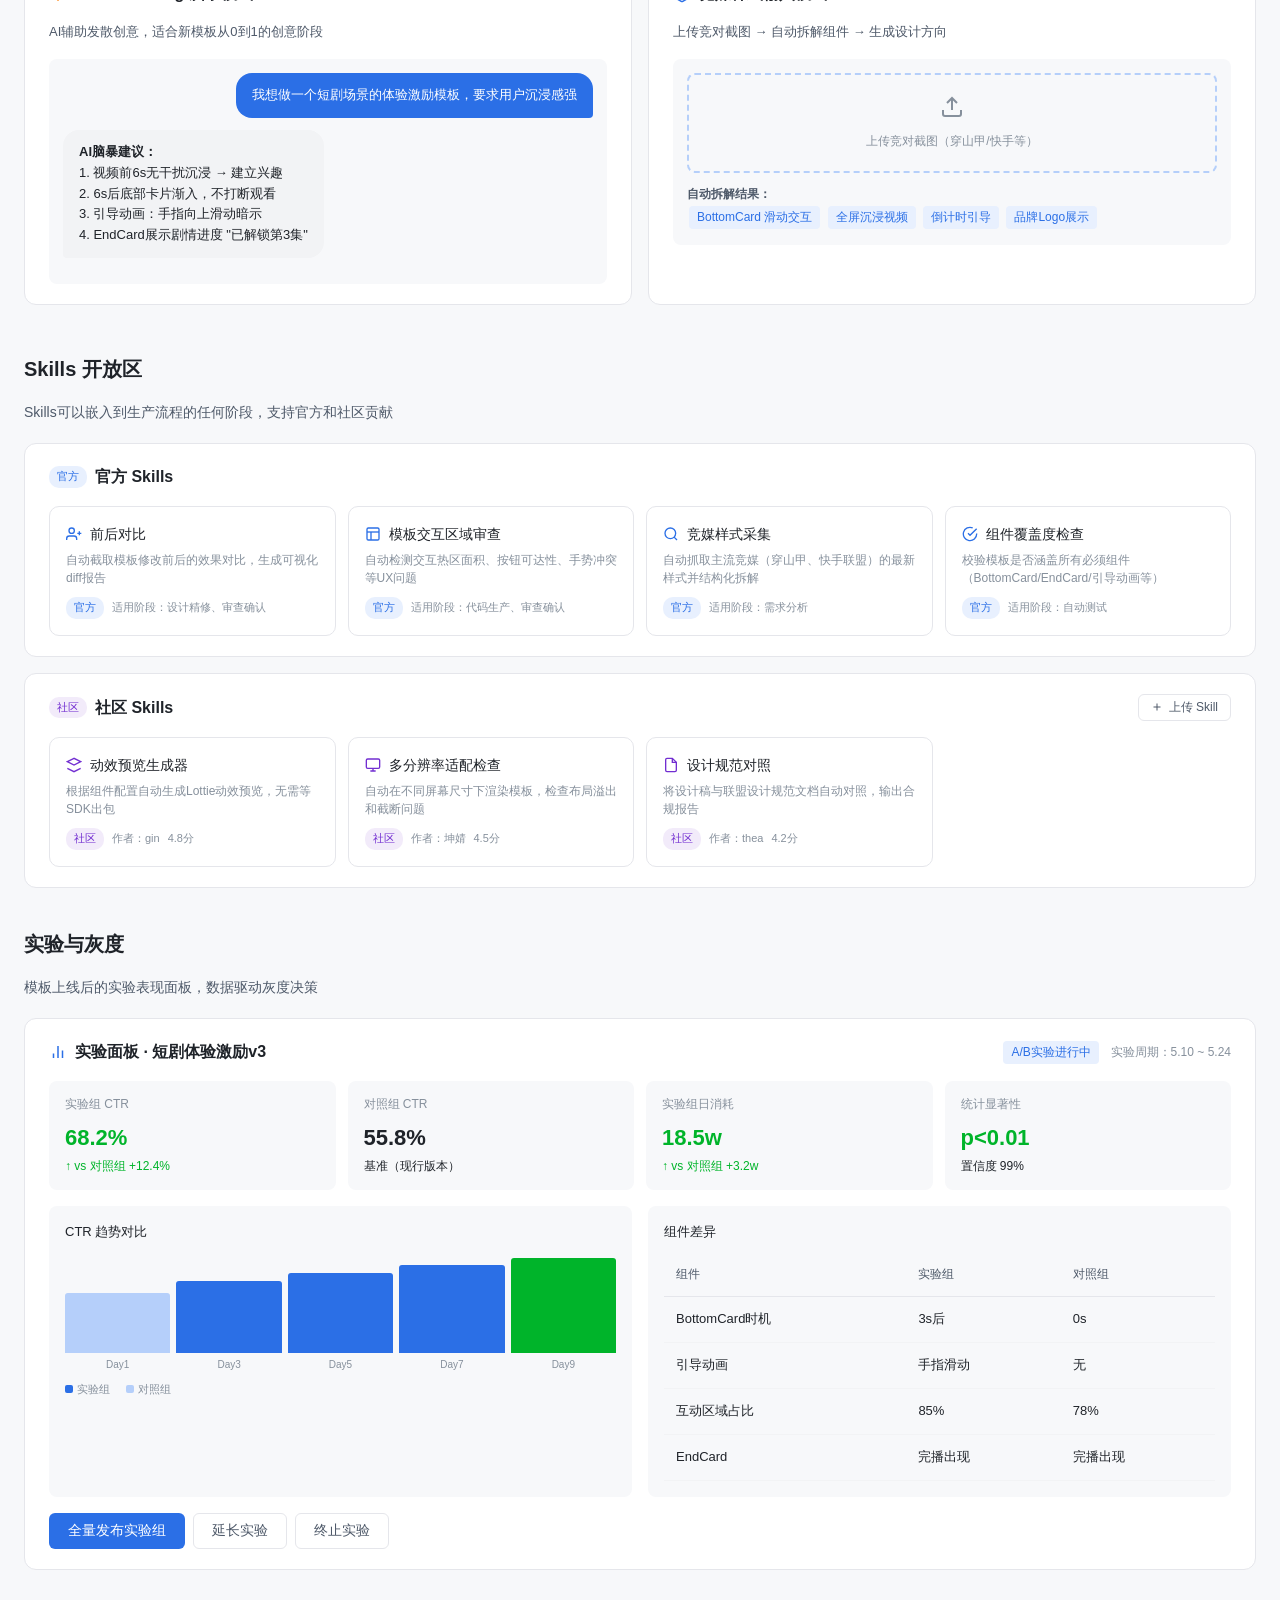
<file: demo2-样式生产.html>
<!DOCTYPE html>
<html lang="zh-CN">
<head>
<meta charset="UTF-8">
<title>样式生产 · 联盟样式一站式工作台</title>
<link rel="stylesheet" href="styles.css">
</head>
<body>

<header class="app-header">
  <div class="app-logo">
    <div class="app-logo-mark">联</div>
    联盟样式一站式工作台
  </div>
  <nav class="app-nav">
    <a href="index.html">方案说明</a>
    <a href="demo0-交互模式.html">交互模式</a>
    <a href="demo1-全景总览.html">全景总览</a>
    <a href="demo2-样式生产.html" class="active">样式生产</a>
    <a href="demo3-规则配置.html">规则配置</a>
    <a href="demo4-洞察归因.html">洞察归因</a>
    <a href="demo5-问题排查.html">问题排查</a>
  </nav>
  <div class="app-user">
    <span>联盟产运中心</span>
    <div class="app-user-avatar">H</div>
  </div>
</header>

<div class="container">

<div class="page-hero">
  <h1>样式生产</h1>
  <p>模板生产的协作枢纽——工作台管流程与协同，iDOMO引擎管生产执行</p>
</div>

<div class="ai-input-card">
  <div class="ai-input-label">AI 智能助手</div>
  <div class="ai-input-row">
    <input type="text" class="ai-input" placeholder="比如：帮我创建一个新的短剧体验激励模板，参考竞媒穿山甲的滑动交互">
    <button class="ai-send-btn">
      <svg width="18" height="18" viewBox="0 0 24 24" fill="none" stroke="white" stroke-width="2"><path d="M22 2L11 13M22 2L15 22L11 13M11 13L2 9L22 2"/></svg>
    </button>
  </div>
</div>

<!-- Section 0: 两层架构说明 -->
<div class="section-title">工作台 vs 生产引擎：两层分工</div>
<div class="section-desc">工作台是"协作结果的灌入地"，iDOMO引擎是"水面下的AI NATIVE生产力"</div>

<div class="card">
  <div style="display: grid; grid-template-columns: 1fr 1fr; gap: 0; border-radius: 8px; overflow: hidden; border: 1px solid #E5E6EB;">
    <div style="background: #FFFFFF; padding: 20px; border-right: 1px solid #E5E6EB;">
      <div style="display: flex; align-items: center; gap: 8px; margin-bottom: 12px;">
        <div style="width: 28px; height: 28px; border-radius: 6px; background: #E8F0FE; color: #2B6FE6; display: flex; align-items: center; justify-content: center; font-size: 14px; font-weight: 600;">上</div>
        <div style="font-size: 15px; font-weight: 600; color: #1F2329;">水面上 · 工作台</div>
      </div>
      <div style="font-size: 13px; color: #4E5969; line-height: 1.8; margin-bottom: 12px;">
        <strong>关注</strong>：流程编排、角色协作、状态追踪、审批确认<br>
        <strong>角色</strong>：产品/运营、设计、研发 共同参与<br>
        <strong>产出</strong>：需求单、审查意见、灰度决策、上线记录
      </div>
      <div style="display: flex; flex-wrap: wrap; gap: 6px;">
        <span class="tag tag-info">需求发起</span>
        <span class="tag tag-info">方向审查</span>
        <span class="tag tag-info">审批确认</span>
        <span class="tag tag-info">灰度决策</span>
        <span class="tag tag-info">状态追踪</span>
        <span class="tag tag-info">效果回溯</span>
      </div>
    </div>
    <div style="background: #F7F8FA; padding: 20px;">
      <div style="display: flex; align-items: center; gap: 8px; margin-bottom: 12px;">
        <div style="width: 28px; height: 28px; border-radius: 6px; background: #FFF7E8; color: #FF7D00; display: flex; align-items: center; justify-content: center; font-size: 14px; font-weight: 600;">下</div>
        <div style="font-size: 15px; font-weight: 600; color: #1F2329;">水面下 · iDOMO 引擎</div>
      </div>
      <div style="font-size: 13px; color: #4E5969; line-height: 1.8; margin-bottom: 12px;">
        <strong>关注</strong>：AI NATIVE的设计×研发深度协同<br>
        <strong>能力</strong>：设计稿→组件映射、代码自动生成、设计规范对齐<br>
        <strong>特点</strong>：适配复杂商业产品逻辑，处理组件嵌套/动态配置等
      </div>
      <div style="display: flex; flex-wrap: wrap; gap: 6px;">
        <span class="tag tag-warning">设计稿解析</span>
        <span class="tag tag-warning">组件代码生成</span>
        <span class="tag tag-warning">设计规范校验</span>
        <span class="tag tag-warning">动效自动适配</span>
        <span class="tag tag-warning">多机型适配</span>
      </div>
    </div>
  </div>
  <div style="padding: 14px 20px; background: #FAFBFC; border-top: 1px solid #E5E6EB; font-size: 12px; color: #86909C; line-height: 1.6;">
    工作台层面不介入具体的"设计稿怎么变成代码"——这是iDOMO引擎的事。工作台关注的是：谁在什么阶段做了什么、当前状态如何、下一步是什么、结果灌入到哪里。
  </div>
</div>

<!-- Section 0.5: 两种生产起源 -->
<div class="section-title">生产起源：从0到1 vs 洞察驱动迭代</div>
<div class="section-desc">模板生产不只有"从无到有"，还有"基于洞察建议的迭代优化"</div>

<div style="display: grid; grid-template-columns: 1fr 1fr; gap: 16px; margin-bottom: 24px;">
  <div class="card" style="margin-bottom: 0; border-color: #B5CFFA;">
    <div style="display: flex; align-items: center; gap: 8px; margin-bottom: 12px;">
      <div style="width: 32px; height: 32px; border-radius: 8px; background: #E8F0FE; color: #2B6FE6; display: flex; align-items: center; justify-content: center; font-weight: 600;">+</div>
      <div>
        <div style="font-size: 14px; font-weight: 500;">从0到1 · 新模板创建</div>
        <div style="font-size: 12px; color: #86909C;">主动发起，完整走完7步生产流程</div>
      </div>
    </div>
    <div style="font-size: 13px; color: #4E5969; line-height: 1.7; margin-bottom: 12px;">
      <strong>来源</strong>：业务需求、竞对对标、创新探索<br>
      <strong>入口</strong>：脑暴模式 / 竞媒样式输入 / 直接创建<br>
      <strong>流程</strong>：需求分析 → 设计稿 → 代码生产 → ... → 灰度上线
    </div>
    <div style="font-size: 12px; color: #86909C;">
      示例："做一个新的阶梯激励多广告模板"
    </div>
  </div>

  <div class="card" style="margin-bottom: 0; border-color: #95DE64;">
    <div style="display: flex; align-items: center; gap: 8px; margin-bottom: 12px;">
      <div style="width: 32px; height: 32px; border-radius: 8px; background: #E8FFEA; color: #00B42A; display: flex; align-items: center; justify-content: center; font-weight: 600;">
        <svg width="16" height="16" viewBox="0 0 24 24" fill="none" stroke="currentColor" stroke-width="2"><path d="M1 12s4-8 11-8 11 8 11 8-4 8-11 8-11-8-11-8z"/><circle cx="12" cy="12" r="3"/></svg>
      </div>
      <div>
        <div style="font-size: 14px; font-weight: 500;">洞察驱动 · 迭代优化</div>
        <div style="font-size: 12px; color: #86909C;">由归因建议触发，针对性修改已有模板</div>
      </div>
    </div>
    <div style="font-size: 13px; color: #4E5969; line-height: 1.7; margin-bottom: 12px;">
      <strong>来源</strong>：洞察归因模块的红黑榜+提效建议<br>
      <strong>入口</strong>：归因报告中"一键创建迭代需求"<br>
      <strong>流程</strong>：建议确认 → 组件调整（跳过部分步骤）→ 测试 → 灰度
    </div>
    <div style="font-size: 12px; color: #86909C;">
      示例："将模板1150652的BottomCard展示时机从0s调为3s"
    </div>
  </div>
</div>

<!-- Section 1: 生产流程泳道图 -->
<div class="section-title">生产流程泳道图</div>
<div class="section-desc">7个阶段 × 3个角色，清晰定义每个环节的职责归属</div>

<div class="card" style="padding: 0; overflow: hidden;">
  <!-- 阶段标题行 -->
  <div style="background: #F7F8FA; border-bottom: 1px solid #E5E6EB; padding: 0;">
    <div class="swimlane-row" style="border-bottom: 1px solid #E5E6EB; min-height: 44px;">
      <div class="swimlane-label" style="background: #2B6FE6; color: white; font-weight: 600; font-size: 12px;">阶段</div>
      <div class="swimlane-content" style="gap: 4px; padding: 8px 12px;">
        <div style="flex: 1; text-align: center; font-size: 11px; font-weight: 500; color: #1F2329; padding: 6px 4px; background: #FFFFFF; border-radius: 4px; border: 1px solid #E5E6EB;">需求分析</div>
        <span class="swimlane-arrow">→</span>
        <div style="flex: 1; text-align: center; font-size: 11px; font-weight: 500; color: #1F2329; padding: 6px 4px; background: #FFFFFF; border-radius: 4px; border: 1px solid #E5E6EB;">设计稿</div>
        <span class="swimlane-arrow">→</span>
        <div style="flex: 1; text-align: center; font-size: 11px; font-weight: 500; color: #1F2329; padding: 6px 4px; background: #FFFFFF; border-radius: 4px; border: 1px solid #E5E6EB;">代码生产</div>
        <span class="swimlane-arrow">→</span>
        <div style="flex: 1; text-align: center; font-size: 11px; font-weight: 500; color: #1F2329; padding: 6px 4px; background: #FFFFFF; border-radius: 4px; border: 1px solid #E5E6EB;">设计精修</div>
        <span class="swimlane-arrow">→</span>
        <div style="flex: 1; text-align: center; font-size: 11px; font-weight: 500; color: #1F2329; padding: 6px 4px; background: #FFFFFF; border-radius: 4px; border: 1px solid #E5E6EB;">审查确认</div>
        <span class="swimlane-arrow">→</span>
        <div style="flex: 1; text-align: center; font-size: 11px; font-weight: 500; color: #1F2329; padding: 6px 4px; background: #FFFFFF; border-radius: 4px; border: 1px solid #E5E6EB;">自动测试</div>
        <span class="swimlane-arrow">→</span>
        <div style="flex: 1; text-align: center; font-size: 11px; font-weight: 500; color: #1F2329; padding: 6px 4px; background: #FFFFFF; border-radius: 4px; border: 1px solid #E5E6EB;">灰度上线</div>
      </div>
    </div>
  </div>

  <!-- 产品/运营行 -->
  <div class="swimlane-row">
    <div class="swimlane-label" style="color: #FF7D00; background: #FFF7E8;">产品/运营</div>
    <div class="swimlane-content">
      <div class="swimlane-step warning">脑暴/竞品输入</div>
      <span class="swimlane-arrow">→</span>
      <div class="swimlane-step empty"></div>
      <span class="swimlane-arrow">→</span>
      <div class="swimlane-step warning">方向审查</div>
      <span class="swimlane-arrow">→</span>
      <div class="swimlane-step warning">精修意见</div>
      <span class="swimlane-arrow">→</span>
      <div class="swimlane-step success">审查确认</div>
      <span class="swimlane-arrow">→</span>
      <div class="swimlane-step empty"></div>
      <span class="swimlane-arrow">→</span>
      <div class="swimlane-step warning">灰度决策</div>
    </div>
  </div>

  <!-- 设计行 -->
  <div class="swimlane-row">
    <div class="swimlane-label" style="color: #722ED1; background: #F2EBFA;">设计</div>
    <div class="swimlane-content">
      <div class="swimlane-step empty"></div>
      <span class="swimlane-arrow">→</span>
      <div class="swimlane-step purple">设计输出</div>
      <span class="swimlane-arrow">→</span>
      <div class="swimlane-step empty"></div>
      <span class="swimlane-arrow">→</span>
      <div class="swimlane-step purple">精修执行</div>
      <span class="swimlane-arrow">→</span>
      <div class="swimlane-step success">自检</div>
      <span class="swimlane-arrow">→</span>
      <div class="swimlane-step empty"></div>
      <span class="swimlane-arrow">→</span>
      <div class="swimlane-step empty"></div>
    </div>
  </div>

  <!-- 研发/SDK行 -->
  <div class="swimlane-row">
    <div class="swimlane-label" style="color: #2B6FE6; background: #E8F0FE;">研发/SDK</div>
    <div class="swimlane-content">
      <div class="swimlane-step empty"></div>
      <span class="swimlane-arrow">→</span>
      <div class="swimlane-step empty"></div>
      <span class="swimlane-arrow">→</span>
      <div class="swimlane-step">组件开发</div>
      <span class="swimlane-arrow">→</span>
      <div class="swimlane-step empty"></div>
      <span class="swimlane-arrow">→</span>
      <div class="swimlane-step empty"></div>
      <span class="swimlane-arrow">→</span>
      <div class="swimlane-step">测试执行</div>
      <span class="swimlane-arrow">→</span>
      <div class="swimlane-step">发版部署</div>
    </div>
  </div>
</div>

<!-- Section 2: 需求分析模式 -->
<div class="section-title">需求分析模式</div>
<div class="section-desc">两种输入模式，灵活适配不同需求来源</div>

<div style="display: grid; grid-template-columns: 1fr 1fr; gap: 16px; margin-bottom: 24px;">
  <div class="card" style="margin-bottom: 0;">
    <div class="card-header">
      <div class="card-title">
        <svg width="18" height="18" viewBox="0 0 24 24" fill="none" stroke="#FF7D00" stroke-width="2"><path d="M9.663 17h4.673M12 3v1M5.34 5.34l.707.707M3 12h1M19.66 5.34l-.707.707M21 12h-1M12 21v-1M7 12a5 5 0 0 1 5-5 5 5 0 0 1 5 5c0 1.5-.5 2.5-1.5 3.5L14 17h-4l-1.5-1.5C7.5 14.5 7 13.5 7 12z"/></svg>
        Brainstorming 脑暴模式
      </div>
    </div>
    <div style="font-size: 13px; color: #4E5969; margin-bottom: 16px;">AI辅助发散创意，适合新模板从0到1的创意阶段</div>
    <div style="background: #F7F8FA; border-radius: 8px; padding: 14px;">
      <div class="chat-row user">
        <div class="user-query-bubble" style="font-size: 13px;">我想做一个短剧场景的体验激励模板，要求用户沉浸感强</div>
      </div>
      <div class="chat-row" style="margin-top: 10px;">
        <div class="ai-reply-bubble" style="font-size: 13px;">
          <strong>AI脑暴建议：</strong><br>
          1. 视频前6s无干扰沉浸 → 建立兴趣<br>
          2. 6s后底部卡片渐入，不打断观看<br>
          3. 引导动画：手指向上滑动暗示<br>
          4. EndCard展示剧情进度 "已解锁第3集"
        </div>
      </div>
    </div>
  </div>

  <div class="card" style="margin-bottom: 0;">
    <div class="card-header">
      <div class="card-title">
        <svg width="18" height="18" viewBox="0 0 24 24" fill="none" stroke="#2B6FE6" stroke-width="2"><path d="M21 16V8a2 2 0 0 0-1-1.73l-7-4a2 2 0 0 0-2 0l-7 4A2 2 0 0 0 3 8v8a2 2 0 0 0 1 1.73l7 4a2 2 0 0 0 2 0l7-4A2 2 0 0 0 21 16z"/></svg>
        竞媒样式输入模式
      </div>
    </div>
    <div style="font-size: 13px; color: #4E5969; margin-bottom: 16px;">上传竞对截图 → 自动拆解组件 → 生成设计方向</div>
    <div style="background: #F7F8FA; border-radius: 8px; padding: 14px;">
      <div style="border: 2px dashed #B5CFFA; border-radius: 8px; padding: 20px; text-align: center; margin-bottom: 12px;">
        <svg width="24" height="24" viewBox="0 0 24 24" fill="none" stroke="#86909C" stroke-width="2" style="margin-bottom: 6px;"><path d="M21 15v4a2 2 0 0 1-2 2H5a2 2 0 0 1-2-2v-4"/><polyline points="17 8 12 3 7 8"/><line x1="12" y1="3" x2="12" y2="15"/></svg>
        <div style="font-size: 12px; color: #86909C;">上传竞对截图（穿山甲/快手等）</div>
      </div>
      <div style="font-size: 12px; color: #4E5969;">
        <strong>自动拆解结果：</strong><br>
        <span class="tag tag-info" style="margin: 2px;">BottomCard 滑动交互</span>
        <span class="tag tag-info" style="margin: 2px;">全屏沉浸视频</span>
        <span class="tag tag-info" style="margin: 2px;">倒计时引导</span>
        <span class="tag tag-info" style="margin: 2px;">品牌Logo展示</span>
      </div>
    </div>
  </div>
</div>

<!-- Section 3: Skills开放区 -->
<div class="section-title">Skills 开放区</div>
<div class="section-desc">Skills可以嵌入到生产流程的任何阶段，支持官方和社区贡献</div>

<div class="card">
  <div class="card-header">
    <div class="card-title">
      <span class="skill-badge official">官方</span>
      官方 Skills
    </div>
  </div>
  <div class="skill-grid">
    <div class="skill-card">
      <div class="skill-card-title">
        <svg width="16" height="16" viewBox="0 0 24 24" fill="none" stroke="#2B6FE6" stroke-width="2"><path d="M16 21v-2a4 4 0 0 0-4-4H5a4 4 0 0 0-4 4v2"/><circle cx="8.5" cy="7" r="4"/><path d="M20 8v6M23 11h-6"/></svg>
        前后对比
      </div>
      <div class="skill-card-desc">自动截取模板修改前后的效果对比，生成可视化diff报告</div>
      <div class="skill-card-meta">
        <span class="skill-badge official">官方</span>
        <span>适用阶段：设计精修、审查确认</span>
      </div>
    </div>
    <div class="skill-card">
      <div class="skill-card-title">
        <svg width="16" height="16" viewBox="0 0 24 24" fill="none" stroke="#2B6FE6" stroke-width="2"><rect x="3" y="3" width="18" height="18" rx="2"/><path d="M3 9h18"/><path d="M9 21V9"/></svg>
        模板交互区域审查
      </div>
      <div class="skill-card-desc">自动检测交互热区面积、按钮可达性、手势冲突等UX问题</div>
      <div class="skill-card-meta">
        <span class="skill-badge official">官方</span>
        <span>适用阶段：代码生产、审查确认</span>
      </div>
    </div>
    <div class="skill-card">
      <div class="skill-card-title">
        <svg width="16" height="16" viewBox="0 0 24 24" fill="none" stroke="#2B6FE6" stroke-width="2"><circle cx="11" cy="11" r="8"/><path d="M21 21l-4.35-4.35"/></svg>
        竞媒样式采集
      </div>
      <div class="skill-card-desc">自动抓取主流竞媒（穿山甲、快手联盟）的最新样式并结构化拆解</div>
      <div class="skill-card-meta">
        <span class="skill-badge official">官方</span>
        <span>适用阶段：需求分析</span>
      </div>
    </div>
    <div class="skill-card">
      <div class="skill-card-title">
        <svg width="16" height="16" viewBox="0 0 24 24" fill="none" stroke="#2B6FE6" stroke-width="2"><path d="M22 11.08V12a10 10 0 1 1-5.93-9.14"/><path d="M22 4L12 14.01l-3-3"/></svg>
        组件覆盖度检查
      </div>
      <div class="skill-card-desc">校验模板是否涵盖所有必须组件（BottomCard/EndCard/引导动画等）</div>
      <div class="skill-card-meta">
        <span class="skill-badge official">官方</span>
        <span>适用阶段：自动测试</span>
      </div>
    </div>
  </div>
</div>

<div class="card">
  <div class="card-header">
    <div class="card-title">
      <span class="skill-badge community">社区</span>
      社区 Skills
    </div>
    <button class="btn btn-default btn-sm">
      <svg width="12" height="12" viewBox="0 0 24 24" fill="none" stroke="currentColor" stroke-width="2"><path d="M12 5v14M5 12h14"/></svg>
      上传 Skill
    </button>
  </div>
  <div class="skill-grid">
    <div class="skill-card">
      <div class="skill-card-title">
        <svg width="16" height="16" viewBox="0 0 24 24" fill="none" stroke="#722ED1" stroke-width="2"><path d="M12 2L2 7l10 5 10-5-10-5z"/><path d="M2 17l10 5 10-5"/></svg>
        动效预览生成器
      </div>
      <div class="skill-card-desc">根据组件配置自动生成Lottie动效预览，无需等SDK出包</div>
      <div class="skill-card-meta">
        <span class="skill-badge community">社区</span>
        <span>作者：gin</span>
        <span>4.8分</span>
      </div>
    </div>
    <div class="skill-card">
      <div class="skill-card-title">
        <svg width="16" height="16" viewBox="0 0 24 24" fill="none" stroke="#722ED1" stroke-width="2"><rect x="2" y="3" width="20" height="14" rx="2"/><path d="M8 21h8M12 17v4"/></svg>
        多分辨率适配检查
      </div>
      <div class="skill-card-desc">自动在不同屏幕尺寸下渲染模板，检查布局溢出和截断问题</div>
      <div class="skill-card-meta">
        <span class="skill-badge community">社区</span>
        <span>作者：坤婧</span>
        <span>4.5分</span>
      </div>
    </div>
    <div class="skill-card">
      <div class="skill-card-title">
        <svg width="16" height="16" viewBox="0 0 24 24" fill="none" stroke="#722ED1" stroke-width="2"><path d="M14 2H6a2 2 0 0 0-2 2v16a2 2 0 0 0 2 2h12a2 2 0 0 0 2-2V8z"/><path d="M14 2v6h6"/></svg>
        设计规范对照
      </div>
      <div class="skill-card-desc">将设计稿与联盟设计规范文档自动对照，输出合规报告</div>
      <div class="skill-card-meta">
        <span class="skill-badge community">社区</span>
        <span>作者：thea</span>
        <span>4.2分</span>
      </div>
    </div>
  </div>
</div>

<!-- Section 4: 实验与灰度 -->
<div class="section-title">实验与灰度</div>
<div class="section-desc">模板上线后的实验表现面板，数据驱动灰度决策</div>

<div class="card">
  <div class="card-header">
    <div class="card-title">
      <svg width="18" height="18" viewBox="0 0 24 24" fill="none" stroke="#2B6FE6" stroke-width="2"><path d="M18 20V10M12 20V4M6 20v-6"/></svg>
      实验面板 · 短剧体验激励v3
    </div>
    <div>
      <span class="tag tag-info">A/B实验进行中</span>
      <span class="text-secondary font-12" style="margin-left: 8px;">实验周期：5.10 ~ 5.24</span>
    </div>
  </div>

  <div class="metric-grid cols-4">
    <div class="metric-card">
      <div class="metric-label">实验组 CTR</div>
      <div class="metric-value success">68.2%</div>
      <div class="metric-change up">↑ vs 对照组 +12.4%</div>
    </div>
    <div class="metric-card">
      <div class="metric-label">对照组 CTR</div>
      <div class="metric-value">55.8%</div>
      <div class="metric-change">基准（现行版本）</div>
    </div>
    <div class="metric-card">
      <div class="metric-label">实验组日消耗</div>
      <div class="metric-value success">18.5w</div>
      <div class="metric-change up">↑ vs 对照组 +3.2w</div>
    </div>
    <div class="metric-card">
      <div class="metric-label">统计显著性</div>
      <div class="metric-value success">p&lt;0.01</div>
      <div class="metric-change">置信度 99%</div>
    </div>
  </div>

  <div style="display: grid; grid-template-columns: 1fr 1fr; gap: 16px; margin-top: 16px;">
    <div style="background: #F7F8FA; border-radius: 8px; padding: 16px;">
      <div style="font-size: 13px; font-weight: 500; margin-bottom: 10px;">CTR 趋势对比</div>
      <div style="height: 120px; display: flex; align-items: flex-end; gap: 6px; padding-top: 20px;">
        <div style="flex: 1; display: flex; flex-direction: column; align-items: center; gap: 4px;">
          <div style="width: 100%; background: #B5CFFA; border-radius: 3px 3px 0 0; height: 60px;"></div>
          <span style="font-size: 10px; color: #86909C;">Day1</span>
        </div>
        <div style="flex: 1; display: flex; flex-direction: column; align-items: center; gap: 4px;">
          <div style="width: 100%; background: #2B6FE6; border-radius: 3px 3px 0 0; height: 72px;"></div>
          <span style="font-size: 10px; color: #86909C;">Day3</span>
        </div>
        <div style="flex: 1; display: flex; flex-direction: column; align-items: center; gap: 4px;">
          <div style="width: 100%; background: #2B6FE6; border-radius: 3px 3px 0 0; height: 80px;"></div>
          <span style="font-size: 10px; color: #86909C;">Day5</span>
        </div>
        <div style="flex: 1; display: flex; flex-direction: column; align-items: center; gap: 4px;">
          <div style="width: 100%; background: #2B6FE6; border-radius: 3px 3px 0 0; height: 88px;"></div>
          <span style="font-size: 10px; color: #86909C;">Day7</span>
        </div>
        <div style="flex: 1; display: flex; flex-direction: column; align-items: center; gap: 4px;">
          <div style="width: 100%; background: #00B42A; border-radius: 3px 3px 0 0; height: 95px;"></div>
          <span style="font-size: 10px; color: #86909C;">Day9</span>
        </div>
      </div>
      <div style="display: flex; gap: 16px; margin-top: 8px; font-size: 11px; color: #86909C;">
        <span><span style="display: inline-block; width: 8px; height: 8px; background: #2B6FE6; border-radius: 2px; margin-right: 4px;"></span>实验组</span>
        <span><span style="display: inline-block; width: 8px; height: 8px; background: #B5CFFA; border-radius: 2px; margin-right: 4px;"></span>对照组</span>
      </div>
    </div>
    <div style="background: #F7F8FA; border-radius: 8px; padding: 16px;">
      <div style="font-size: 13px; font-weight: 500; margin-bottom: 10px;">组件差异</div>
      <table class="table">
        <thead>
        <tr>
          <th>组件</th>
          <th>实验组</th>
          <th>对照组</th>
        </tr>
        </thead>
        <tbody>
        <tr>
          <td>BottomCard时机</td>
          <td class="text-success">3s后</td>
          <td>0s</td>
        </tr>
        <tr>
          <td>引导动画</td>
          <td class="text-success">手指滑动</td>
          <td>无</td>
        </tr>
        <tr>
          <td>互动区域占比</td>
          <td class="text-success">85%</td>
          <td>78%</td>
        </tr>
        <tr>
          <td>EndCard</td>
          <td>完播出现</td>
          <td>完播出现</td>
        </tr>
        </tbody>
      </table>
    </div>
  </div>

  <div class="flex flex-gap-8 mt-16">
    <button class="btn btn-primary">全量发布实验组</button>
    <button class="btn btn-default">延长实验</button>
    <button class="btn btn-default">终止实验</button>
  </div>
</div>

</div>

</body>
</html>
</file>
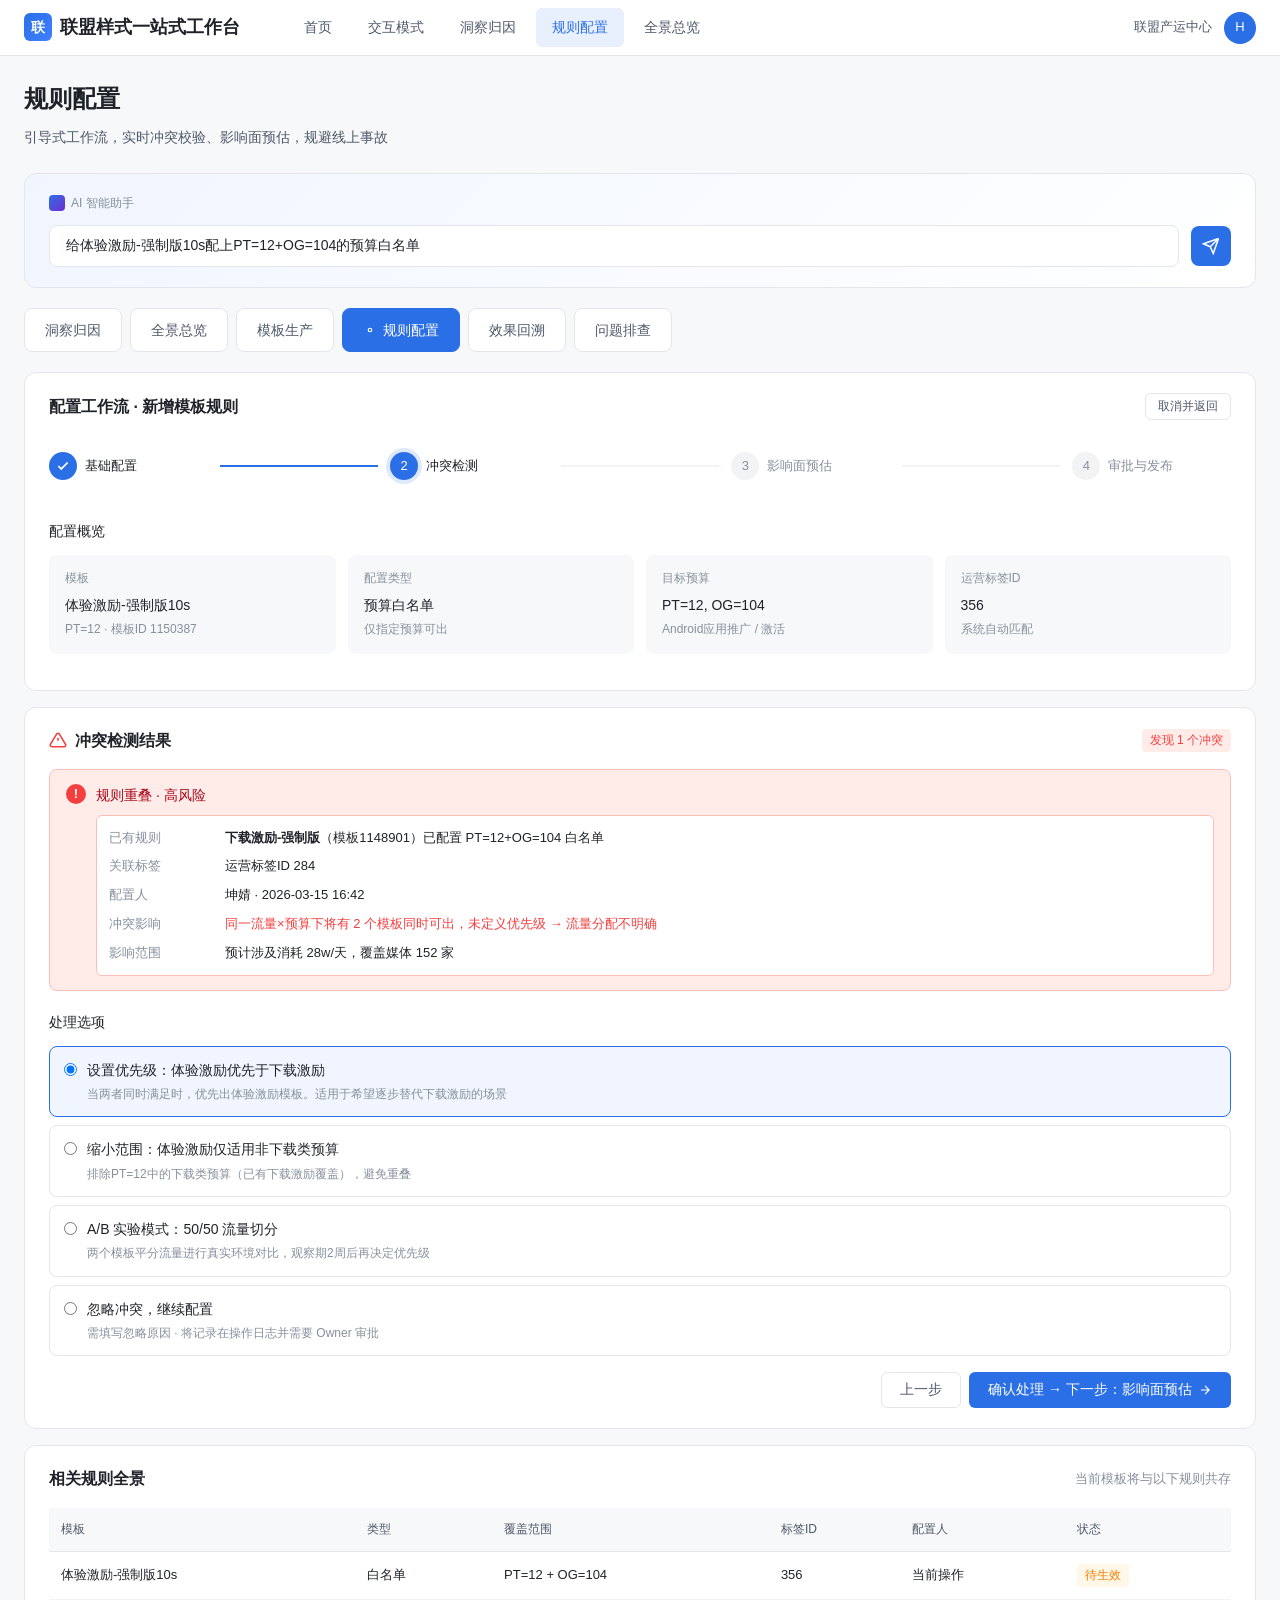
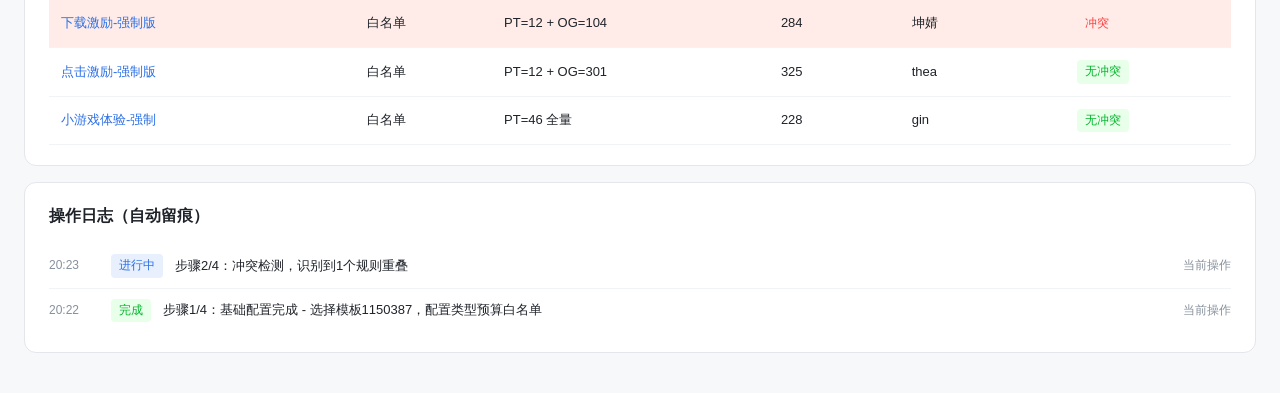
<file: demo2-规则配置.html>
<!DOCTYPE html>
<html lang="zh-CN">
<head>
<meta charset="UTF-8">
<title>规则配置 · 联盟样式一站式工作台</title>
<link rel="stylesheet" href="styles.css">
</head>
<body>

<header class="app-header">
  <div class="app-logo">
    <div class="app-logo-mark">联</div>
    联盟样式一站式工作台
  </div>
  <nav class="app-nav">
    <a href="index.html">首页</a>
    <a href="demo0-交互模式.html">交互模式</a>
    <a href="demo1-洞察归因.html">洞察归因</a>
    <a href="demo2-规则配置.html" class="active">规则配置</a>
    <a href="demo3-全景总览.html">全景总览</a>
  </nav>
  <div class="app-user">
    <span>联盟产运中心</span>
    <div class="app-user-avatar">H</div>
  </div>
</header>

<div class="container">

<div class="page-hero">
  <h1>规则配置</h1>
  <p>引导式工作流，实时冲突校验、影响面预估，规避线上事故</p>
</div>

<div class="ai-input-card">
  <div class="ai-input-label">AI 智能助手</div>
  <div class="ai-input-row">
    <input type="text" class="ai-input" value="给体验激励-强制版10s配上PT=12+OG=104的预算白名单">
    <button class="ai-send-btn">
      <svg width="18" height="18" viewBox="0 0 24 24" fill="none" stroke="white" stroke-width="2"><path d="M22 2L11 13M22 2L15 22L11 13M11 13L2 9L22 2"/></svg>
    </button>
  </div>
</div>

<div class="module-tabs">
  <a href="demo1-洞察归因.html" class="module-tab">洞察归因</a>
  <a href="demo3-全景总览.html" class="module-tab">全景总览</a>
  <a href="#" class="module-tab">模板生产</a>
  <a href="#" class="module-tab active">
    <svg width="14" height="14" viewBox="0 0 24 24" fill="none" stroke="currentColor" stroke-width="2"><circle cx="12" cy="12" r="3"/></svg>
    规则配置
  </a>
  <a href="#" class="module-tab">效果回溯</a>
  <a href="#" class="module-tab">问题排查</a>
</div>

<div class="card">
  <div class="card-header">
    <div class="card-title">配置工作流 · 新增模板规则</div>
    <button class="btn btn-default btn-sm">取消并返回</button>
  </div>

  <div class="steps">
    <div class="step done">
      <div class="step-circle">
        <svg width="14" height="14" viewBox="0 0 24 24" fill="none" stroke="white" stroke-width="3"><path d="M20 6L9 17l-5-5"/></svg>
      </div>
      <div class="step-label">基础配置</div>
    </div>
    <div class="step-line" style="background: #2B6FE6;"></div>
    <div class="step current">
      <div class="step-circle">2</div>
      <div class="step-label">冲突检测</div>
    </div>
    <div class="step-line"></div>
    <div class="step pending">
      <div class="step-circle">3</div>
      <div class="step-label">影响面预估</div>
    </div>
    <div class="step-line"></div>
    <div class="step pending">
      <div class="step-circle">4</div>
      <div class="step-label">审批与发布</div>
    </div>
  </div>

  <div style="font-size: 14px; font-weight: 500; margin-bottom: 12px;">配置概览</div>

  <div class="metric-grid cols-4">
    <div class="metric-card">
      <div class="metric-label">模板</div>
      <div style="font-size: 14px; font-weight: 500; margin-top: 6px;">体验激励-强制版10s</div>
      <div class="font-12 text-secondary mt-12" style="margin-top: 4px;">PT=12 · 模板ID 1150387</div>
    </div>
    <div class="metric-card">
      <div class="metric-label">配置类型</div>
      <div style="font-size: 14px; font-weight: 500; margin-top: 6px;">预算白名单</div>
      <div class="font-12 text-secondary" style="margin-top: 4px;">仅指定预算可出</div>
    </div>
    <div class="metric-card">
      <div class="metric-label">目标预算</div>
      <div style="font-size: 14px; font-weight: 500; margin-top: 6px;">PT=12, OG=104</div>
      <div class="font-12 text-secondary" style="margin-top: 4px;">Android应用推广 / 激活</div>
    </div>
    <div class="metric-card">
      <div class="metric-label">运营标签ID</div>
      <div style="font-size: 14px; font-weight: 500; margin-top: 6px;">356</div>
      <div class="font-12 text-secondary" style="margin-top: 4px;">系统自动匹配</div>
    </div>
  </div>
</div>

<div class="card">
  <div class="card-header">
    <div class="card-title">
      <svg width="18" height="18" viewBox="0 0 24 24" fill="none" stroke="#F53F3F" stroke-width="2"><path d="M10.29 3.86L1.82 18a2 2 0 0 0 1.71 3h16.94a2 2 0 0 0 1.71-3L13.71 3.86a2 2 0 0 0-3.42 0z"/><path d="M12 9v4M12 17h.01"/></svg>
      冲突检测结果
    </div>
    <span class="tag tag-danger">发现 1 个冲突</span>
  </div>

  <div class="alert alert-danger">
    <div class="alert-icon">!</div>
    <div style="flex: 1;">
      <div class="alert-title" style="color: #A8071A;">规则重叠 · 高风险</div>
      <div style="background: #FFFFFF; border: 1px solid #FCBFB7; border-radius: 6px; padding: 12px; margin-top: 8px;">

        <div style="display: grid; grid-template-columns: 100px 1fr; gap: 8px 16px; font-size: 13px;">
          <div class="text-secondary">已有规则</div>
          <div><strong>下载激励-强制版</strong>（模板1148901）已配置 PT=12+OG=104 白名单</div>

          <div class="text-secondary">关联标签</div>
          <div>运营标签ID 284</div>

          <div class="text-secondary">配置人</div>
          <div>坤婧 · 2026-03-15 16:42</div>

          <div class="text-secondary">冲突影响</div>
          <div style="color: #F53F3F;">同一流量×预算下将有 2 个模板同时可出，未定义优先级 → 流量分配不明确</div>

          <div class="text-secondary">影响范围</div>
          <div>预计涉及消耗 28w/天，覆盖媒体 152 家</div>
        </div>

      </div>
    </div>
  </div>

  <div style="font-size: 14px; font-weight: 500; margin: 20px 0 12px;">处理选项</div>

  <label class="radio-option checked">
    <input type="radio" name="resolve" checked>
    <div>
      <div class="radio-option-label">设置优先级：体验激励优先于下载激励</div>
      <div class="radio-option-desc">当两者同时满足时，优先出体验激励模板。适用于希望逐步替代下载激励的场景</div>
    </div>
  </label>

  <label class="radio-option">
    <input type="radio" name="resolve">
    <div>
      <div class="radio-option-label">缩小范围：体验激励仅适用非下载类预算</div>
      <div class="radio-option-desc">排除PT=12中的下载类预算（已有下载激励覆盖），避免重叠</div>
    </div>
  </label>

  <label class="radio-option">
    <input type="radio" name="resolve">
    <div>
      <div class="radio-option-label">A/B 实验模式：50/50 流量切分</div>
      <div class="radio-option-desc">两个模板平分流量进行真实环境对比，观察期2周后再决定优先级</div>
    </div>
  </label>

  <label class="radio-option">
    <input type="radio" name="resolve">
    <div>
      <div class="radio-option-label">忽略冲突，继续配置</div>
      <div class="radio-option-desc">需填写忽略原因 · 将记录在操作日志并需要 Owner 审批</div>
    </div>
  </label>

  <div class="flex flex-gap-8 mt-16" style="justify-content: flex-end;">
    <button class="btn btn-default">上一步</button>
    <button class="btn btn-primary">
      确认处理 → 下一步：影响面预估
      <svg width="14" height="14" viewBox="0 0 24 24" fill="none" stroke="currentColor" stroke-width="2"><path d="M5 12h14M12 5l7 7-7 7"/></svg>
    </button>
  </div>
</div>

<div class="card">
  <div class="card-header">
    <div class="card-title">相关规则全景</div>
    <span class="text-secondary font-13">当前模板将与以下规则共存</span>
  </div>

  <div class="table-wrap">
    <table class="table">
      <thead>
      <tr>
        <th>模板</th>
        <th>类型</th>
        <th>覆盖范围</th>
        <th>标签ID</th>
        <th>配置人</th>
        <th>状态</th>
      </tr>
      </thead>
      <tbody>
      <tr>
        <td>体验激励-强制版10s</td>
        <td>白名单</td>
        <td>PT=12 + OG=104</td>
        <td>356</td>
        <td>当前操作</td>
        <td><span class="tag tag-warning">待生效</span></td>
      </tr>
      <tr style="background: #FFECE8;">
        <td><span class="link">下载激励-强制版</span></td>
        <td>白名单</td>
        <td>PT=12 + OG=104</td>
        <td>284</td>
        <td>坤婧</td>
        <td><span class="tag tag-danger">冲突</span></td>
      </tr>
      <tr>
        <td><span class="link">点击激励-强制版</span></td>
        <td>白名单</td>
        <td>PT=12 + OG=301</td>
        <td>325</td>
        <td>thea</td>
        <td><span class="tag tag-success">无冲突</span></td>
      </tr>
      <tr>
        <td><span class="link">小游戏体验-强制</span></td>
        <td>白名单</td>
        <td>PT=46 全量</td>
        <td>228</td>
        <td>gin</td>
        <td><span class="tag tag-success">无冲突</span></td>
      </tr>
      </tbody>
    </table>
  </div>
</div>

<div class="card">
  <div class="card-header">
    <div class="card-title">操作日志（自动留痕）</div>
  </div>

  <div class="timeline-item">
    <span class="timeline-date">20:23</span>
    <span class="tag tag-info">进行中</span>
    <span>步骤2/4：冲突检测，识别到1个规则重叠</span>
    <span class="timeline-actor">当前操作</span>
  </div>
  <div class="timeline-item">
    <span class="timeline-date">20:22</span>
    <span class="tag tag-success">完成</span>
    <span>步骤1/4：基础配置完成 - 选择模板1150387，配置类型预算白名单</span>
    <span class="timeline-actor">当前操作</span>
  </div>
</div>

</div>

</body>
</html>
</file>
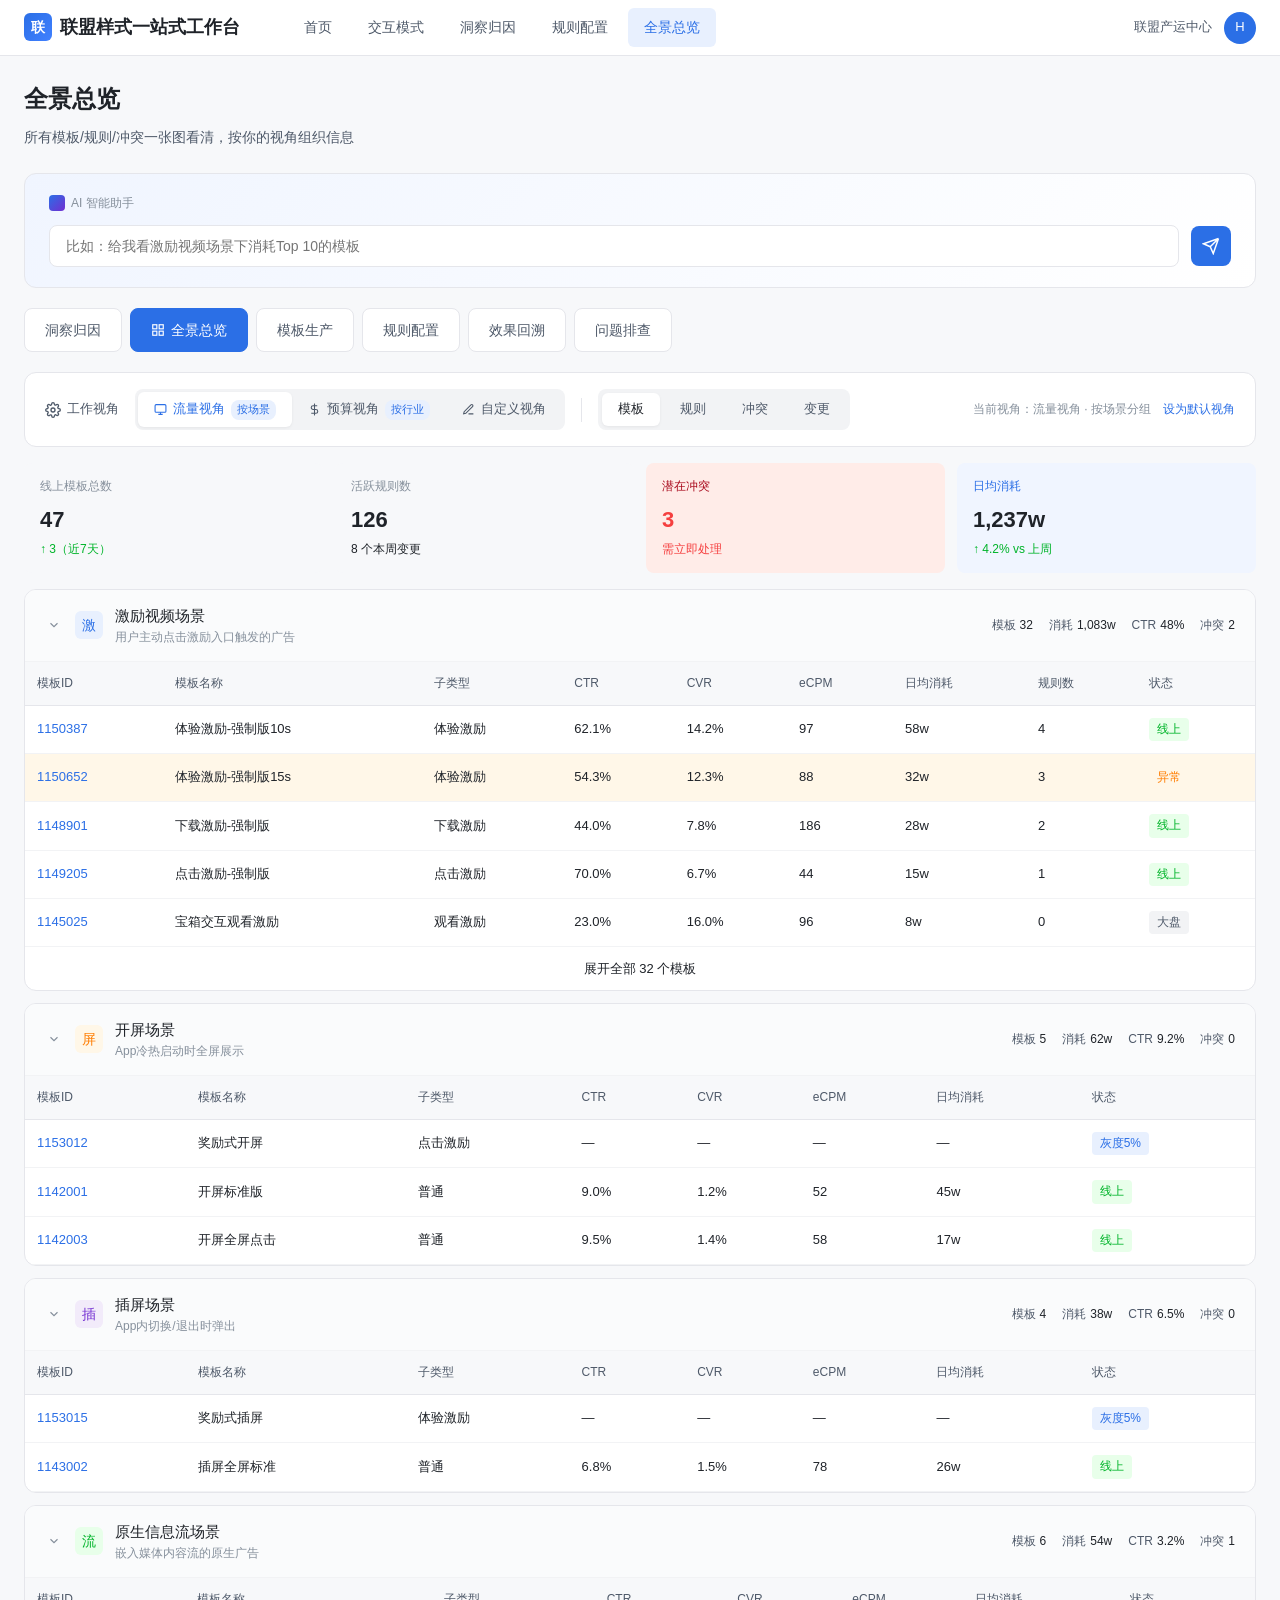
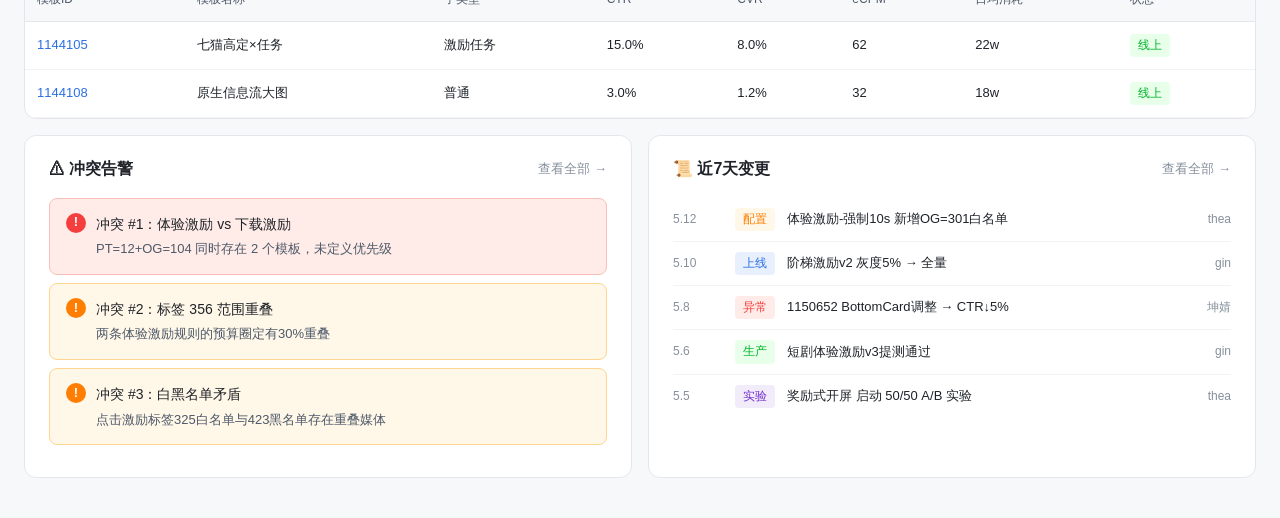
<file: demo3-全景总览.html>
<!DOCTYPE html>
<html lang="zh-CN">
<head>
<meta charset="UTF-8">
<title>全景总览 · 联盟样式一站式工作台</title>
<link rel="stylesheet" href="styles.css">
</head>
<body>

<header class="app-header">
  <div class="app-logo">
    <div class="app-logo-mark">联</div>
    联盟样式一站式工作台
  </div>
  <nav class="app-nav">
    <a href="index.html">首页</a>
    <a href="demo0-交互模式.html">交互模式</a>
    <a href="demo1-洞察归因.html">洞察归因</a>
    <a href="demo2-规则配置.html">规则配置</a>
    <a href="demo3-全景总览.html" class="active">全景总览</a>
  </nav>
  <div class="app-user">
    <span>联盟产运中心</span>
    <div class="app-user-avatar">H</div>
  </div>
</header>

<div class="container">

<div class="page-hero">
  <h1>全景总览</h1>
  <p>所有模板/规则/冲突一张图看清，按你的视角组织信息</p>
</div>

<div class="ai-input-card">
  <div class="ai-input-label">AI 智能助手</div>
  <div class="ai-input-row">
    <input type="text" class="ai-input" placeholder="比如：给我看激励视频场景下消耗Top 10的模板">
    <button class="ai-send-btn">
      <svg width="18" height="18" viewBox="0 0 24 24" fill="none" stroke="white" stroke-width="2"><path d="M22 2L11 13M22 2L15 22L11 13M11 13L2 9L22 2"/></svg>
    </button>
  </div>
</div>

<div class="module-tabs">
  <a href="demo1-洞察归因.html" class="module-tab">洞察归因</a>
  <a href="#" class="module-tab active">
    <svg width="14" height="14" viewBox="0 0 24 24" fill="none" stroke="currentColor" stroke-width="2"><rect x="3" y="3" width="7" height="7"/><rect x="14" y="3" width="7" height="7"/><rect x="14" y="14" width="7" height="7"/><rect x="3" y="14" width="7" height="7"/></svg>
    全景总览
  </a>
  <a href="#" class="module-tab">模板生产</a>
  <a href="demo2-规则配置.html" class="module-tab">规则配置</a>
  <a href="#" class="module-tab">效果回溯</a>
  <a href="#" class="module-tab">问题排查</a>
</div>

<div class="perspective-bar">
  <div class="perspective-label">
    <svg width="16" height="16" viewBox="0 0 24 24" fill="none" stroke="currentColor" stroke-width="2"><circle cx="12" cy="12" r="3"/><path d="M19.4 15a1.65 1.65 0 0 0 .33 1.82l.06.06a2 2 0 0 1 0 2.83 2 2 0 0 1-2.83 0l-.06-.06a1.65 1.65 0 0 0-1.82-.33 1.65 1.65 0 0 0-1 1.51V21a2 2 0 0 1-2 2 2 2 0 0 1-2-2v-.09A1.65 1.65 0 0 0 9 19.4a1.65 1.65 0 0 0-1.82.33l-.06.06a2 2 0 0 1-2.83 0 2 2 0 0 1 0-2.83l.06-.06a1.65 1.65 0 0 0 .33-1.82 1.65 1.65 0 0 0-1.51-1H3a2 2 0 0 1-2-2 2 2 0 0 1 2-2h.09A1.65 1.65 0 0 0 4.6 9a1.65 1.65 0 0 0-.33-1.82l-.06-.06a2 2 0 0 1 0-2.83 2 2 0 0 1 2.83 0l.06.06a1.65 1.65 0 0 0 1.82.33H9a1.65 1.65 0 0 0 1-1.51V3a2 2 0 0 1 2-2 2 2 0 0 1 2 2v.09a1.65 1.65 0 0 0 1 1.51 1.65 1.65 0 0 0 1.82-.33l.06-.06a2 2 0 0 1 2.83 0 2 2 0 0 1 0 2.83l-.06.06a1.65 1.65 0 0 0-.33 1.82V9a1.65 1.65 0 0 0 1.51 1H21a2 2 0 0 1 2 2 2 2 0 0 1-2 2h-.09a1.65 1.65 0 0 0-1.51 1z"/></svg>
    工作视角
  </div>

  <div class="perspective-tabs">
    <div class="perspective-tab active" data-view="traffic">
      <svg width="13" height="13" viewBox="0 0 24 24" fill="none" stroke="currentColor" stroke-width="2"><rect x="2" y="3" width="20" height="14" rx="2"/><path d="M8 21h8M12 17v4"/></svg>
      流量视角
      <span class="badge">按场景</span>
    </div>
    <div class="perspective-tab" data-view="budget">
      <svg width="13" height="13" viewBox="0 0 24 24" fill="none" stroke="currentColor" stroke-width="2"><line x1="12" y1="1" x2="12" y2="23"/><path d="M17 5H9.5a3.5 3.5 0 0 0 0 7h5a3.5 3.5 0 0 1 0 7H6"/></svg>
      预算视角
      <span class="badge">按行业</span>
    </div>
    <div class="perspective-tab" data-view="custom">
      <svg width="13" height="13" viewBox="0 0 24 24" fill="none" stroke="currentColor" stroke-width="2"><path d="M12 20h9M16.5 3.5a2.121 2.121 0 0 1 3 3L7 19l-4 1 1-4L16.5 3.5z"/></svg>
      自定义视角
    </div>
  </div>

  <div class="perspective-divider"></div>

  <div class="sub-tabs" style="margin-bottom: 0;">
    <div class="sub-tab active">模板</div>
    <div class="sub-tab">规则</div>
    <div class="sub-tab">冲突</div>
    <div class="sub-tab">变更</div>
  </div>

  <div class="perspective-meta">
    <span>当前视角：流量视角 · 按场景分组</span>
    <a>设为默认视角</a>
  </div>
</div>

<div class="metric-grid cols-4">
  <div class="metric-card">
    <div class="metric-label">线上模板总数</div>
    <div class="metric-value">47</div>
    <div class="metric-change up">↑ 3（近7天）</div>
  </div>
  <div class="metric-card">
    <div class="metric-label">活跃规则数</div>
    <div class="metric-value">126</div>
    <div class="metric-change">8 个本周变更</div>
  </div>
  <div class="metric-card" style="background: #FFECE8;">
    <div class="metric-label" style="color: #A8071A;">潜在冲突</div>
    <div class="metric-value danger">3</div>
    <div class="metric-change down">需立即处理</div>
  </div>
  <div class="metric-card" style="background: #F0F5FF;">
    <div class="metric-label" style="color: #2B6FE6;">日均消耗</div>
    <div class="metric-value">1,237w</div>
    <div class="metric-change up">↑ 4.2% vs 上周</div>
  </div>
</div>

<div id="view-traffic" class="view-content">

  <div class="group-section">
    <div class="group-header">
      <span class="group-toggle">
        <svg width="14" height="14" viewBox="0 0 24 24" fill="none" stroke="currentColor" stroke-width="2"><path d="M6 9l6 6 6-6"/></svg>
      </span>
      <div class="group-icon scene-incentive">激</div>
      <div>
        <div class="group-title">激励视频场景</div>
        <div class="font-12 text-secondary">用户主动点击激励入口触发的广告</div>
      </div>
      <div class="group-stats">
        <div class="group-stat"><span>模板</span><strong>32</strong></div>
        <div class="group-stat"><span>消耗</span><strong>1,083w</strong></div>
        <div class="group-stat"><span>CTR</span><strong class="text-success">48%</strong></div>
        <div class="group-stat"><span>冲突</span><strong class="text-danger">2</strong></div>
      </div>
    </div>
    <div class="group-content">
      <div class="table-wrap">
        <table class="table">
          <thead>
          <tr>
            <th>模板ID</th>
            <th>模板名称</th>
            <th>子类型</th>
            <th>CTR</th>
            <th>CVR</th>
            <th>eCPM</th>
            <th>日均消耗</th>
            <th>规则数</th>
            <th>状态</th>
          </tr>
          </thead>
          <tbody>
          <tr>
            <td><span class="link">1150387</span></td>
            <td>体验激励-强制版10s</td>
            <td>体验激励</td>
            <td class="text-success">62.1%</td>
            <td>14.2%</td>
            <td>97</td>
            <td>58w</td>
            <td>4</td>
            <td><span class="tag tag-success">线上</span></td>
          </tr>
          <tr style="background: #FFF7E8;">
            <td><span class="link">1150652</span></td>
            <td>体验激励-强制版15s</td>
            <td>体验激励</td>
            <td class="text-danger">54.3%</td>
            <td>12.3%</td>
            <td>88</td>
            <td>32w</td>
            <td>3</td>
            <td><span class="tag tag-warning">异常</span></td>
          </tr>
          <tr>
            <td><span class="link">1148901</span></td>
            <td>下载激励-强制版</td>
            <td>下载激励</td>
            <td>44.0%</td>
            <td>7.8%</td>
            <td class="text-success">186</td>
            <td>28w</td>
            <td>2</td>
            <td><span class="tag tag-success">线上</span></td>
          </tr>
          <tr>
            <td><span class="link">1149205</span></td>
            <td>点击激励-强制版</td>
            <td>点击激励</td>
            <td class="text-success">70.0%</td>
            <td>6.7%</td>
            <td>44</td>
            <td>15w</td>
            <td>1</td>
            <td><span class="tag tag-success">线上</span></td>
          </tr>
          <tr>
            <td><span class="link">1145025</span></td>
            <td>宝箱交互观看激励</td>
            <td>观看激励</td>
            <td>23.0%</td>
            <td>16.0%</td>
            <td>96</td>
            <td>8w</td>
            <td>0</td>
            <td><span class="tag tag-default">大盘</span></td>
          </tr>
          </tbody>
        </table>
        <div style="padding: 10px 12px; text-align: center;"><a class="link font-13">展开全部 32 个模板</a></div>
      </div>
    </div>
  </div>

  <div class="group-section">
    <div class="group-header">
      <span class="group-toggle">
        <svg width="14" height="14" viewBox="0 0 24 24" fill="none" stroke="currentColor" stroke-width="2"><path d="M6 9l6 6 6-6"/></svg>
      </span>
      <div class="group-icon scene-splash">屏</div>
      <div>
        <div class="group-title">开屏场景</div>
        <div class="font-12 text-secondary">App冷热启动时全屏展示</div>
      </div>
      <div class="group-stats">
        <div class="group-stat"><span>模板</span><strong>5</strong></div>
        <div class="group-stat"><span>消耗</span><strong>62w</strong></div>
        <div class="group-stat"><span>CTR</span><strong>9.2%</strong></div>
        <div class="group-stat"><span>冲突</span><strong>0</strong></div>
      </div>
    </div>
    <div class="group-content">
      <div class="table-wrap">
        <table class="table">
          <thead>
          <tr>
            <th>模板ID</th>
            <th>模板名称</th>
            <th>子类型</th>
            <th>CTR</th>
            <th>CVR</th>
            <th>eCPM</th>
            <th>日均消耗</th>
            <th>状态</th>
          </tr>
          </thead>
          <tbody>
          <tr>
            <td><span class="link">1153012</span></td>
            <td>奖励式开屏</td>
            <td>点击激励</td>
            <td>—</td>
            <td>—</td>
            <td>—</td>
            <td>—</td>
            <td><span class="tag tag-info">灰度5%</span></td>
          </tr>
          <tr>
            <td><span class="link">1142001</span></td>
            <td>开屏标准版</td>
            <td>普通</td>
            <td>9.0%</td>
            <td>1.2%</td>
            <td>52</td>
            <td>45w</td>
            <td><span class="tag tag-success">线上</span></td>
          </tr>
          <tr>
            <td><span class="link">1142003</span></td>
            <td>开屏全屏点击</td>
            <td>普通</td>
            <td>9.5%</td>
            <td>1.4%</td>
            <td>58</td>
            <td>17w</td>
            <td><span class="tag tag-success">线上</span></td>
          </tr>
          </tbody>
        </table>
      </div>
    </div>
  </div>

  <div class="group-section">
    <div class="group-header">
      <span class="group-toggle">
        <svg width="14" height="14" viewBox="0 0 24 24" fill="none" stroke="currentColor" stroke-width="2"><path d="M6 9l6 6 6-6"/></svg>
      </span>
      <div class="group-icon scene-interstitial">插</div>
      <div>
        <div class="group-title">插屏场景</div>
        <div class="font-12 text-secondary">App内切换/退出时弹出</div>
      </div>
      <div class="group-stats">
        <div class="group-stat"><span>模板</span><strong>4</strong></div>
        <div class="group-stat"><span>消耗</span><strong>38w</strong></div>
        <div class="group-stat"><span>CTR</span><strong>6.5%</strong></div>
        <div class="group-stat"><span>冲突</span><strong>0</strong></div>
      </div>
    </div>
    <div class="group-content">
      <div class="table-wrap">
        <table class="table">
          <thead>
          <tr>
            <th>模板ID</th>
            <th>模板名称</th>
            <th>子类型</th>
            <th>CTR</th>
            <th>CVR</th>
            <th>eCPM</th>
            <th>日均消耗</th>
            <th>状态</th>
          </tr>
          </thead>
          <tbody>
          <tr>
            <td><span class="link">1153015</span></td>
            <td>奖励式插屏</td>
            <td>体验激励</td>
            <td>—</td>
            <td>—</td>
            <td>—</td>
            <td>—</td>
            <td><span class="tag tag-info">灰度5%</span></td>
          </tr>
          <tr>
            <td><span class="link">1143002</span></td>
            <td>插屏全屏标准</td>
            <td>普通</td>
            <td>6.8%</td>
            <td>1.5%</td>
            <td>78</td>
            <td>26w</td>
            <td><span class="tag tag-success">线上</span></td>
          </tr>
          </tbody>
        </table>
      </div>
    </div>
  </div>

  <div class="group-section">
    <div class="group-header">
      <span class="group-toggle">
        <svg width="14" height="14" viewBox="0 0 24 24" fill="none" stroke="currentColor" stroke-width="2"><path d="M6 9l6 6 6-6"/></svg>
      </span>
      <div class="group-icon scene-feed">流</div>
      <div>
        <div class="group-title">原生信息流场景</div>
        <div class="font-12 text-secondary">嵌入媒体内容流的原生广告</div>
      </div>
      <div class="group-stats">
        <div class="group-stat"><span>模板</span><strong>6</strong></div>
        <div class="group-stat"><span>消耗</span><strong>54w</strong></div>
        <div class="group-stat"><span>CTR</span><strong>3.2%</strong></div>
        <div class="group-stat"><span>冲突</span><strong>1</strong></div>
      </div>
    </div>
    <div class="group-content">
      <div class="table-wrap">
        <table class="table">
          <thead>
          <tr>
            <th>模板ID</th>
            <th>模板名称</th>
            <th>子类型</th>
            <th>CTR</th>
            <th>CVR</th>
            <th>eCPM</th>
            <th>日均消耗</th>
            <th>状态</th>
          </tr>
          </thead>
          <tbody>
          <tr>
            <td><span class="link">1144105</span></td>
            <td>七猫高定×任务</td>
            <td>激励任务</td>
            <td>15.0%</td>
            <td>8.0%</td>
            <td>62</td>
            <td>22w</td>
            <td><span class="tag tag-success">线上</span></td>
          </tr>
          <tr>
            <td><span class="link">1144108</span></td>
            <td>原生信息流大图</td>
            <td>普通</td>
            <td>3.0%</td>
            <td>1.2%</td>
            <td>32</td>
            <td>18w</td>
            <td><span class="tag tag-success">线上</span></td>
          </tr>
          </tbody>
        </table>
      </div>
    </div>
  </div>

</div>

<div id="view-budget" class="view-content" style="display: none;">

  <div class="group-section">
    <div class="group-header">
      <span class="group-toggle">
        <svg width="14" height="14" viewBox="0 0 24 24" fill="none" stroke="currentColor" stroke-width="2"><path d="M6 9l6 6 6-6"/></svg>
      </span>
      <div class="group-icon budget-game">游</div>
      <div>
        <div class="group-title">微信小游戏预算</div>
        <div class="font-12 text-secondary">PT=46 · 试玩跳转得奖</div>
      </div>
      <div class="group-stats">
        <div class="group-stat"><span>覆盖模板</span><strong>3</strong></div>
        <div class="group-stat"><span>消耗</span><strong>198w</strong></div>
        <div class="group-stat"><span>CTR</span><strong class="text-success">58%</strong></div>
        <div class="group-stat"><span>CVR</span><strong class="text-success">44%</strong></div>
        <div class="group-stat"><span>eCPM</span><strong class="text-success">285</strong></div>
      </div>
    </div>
    <div class="group-content">
      <div class="table-wrap">
        <table class="table">
          <thead>
          <tr>
            <th>模板</th>
            <th>场景</th>
            <th>CTR</th>
            <th>CVR</th>
            <th>eCPM</th>
            <th>消耗</th>
            <th>覆盖率</th>
          </tr>
          </thead>
          <tbody>
          <tr>
            <td><span class="link">小游戏体验-强制</span></td>
            <td>激励视频</td>
            <td class="text-success">60.0%</td>
            <td class="text-success">46.0%</td>
            <td class="text-success">293</td>
            <td>165w</td>
            <td>83%</td>
          </tr>
          <tr>
            <td><span class="link">小游戏体验-可选</span></td>
            <td>激励视频</td>
            <td>18.5%</td>
            <td class="text-success">42.0%</td>
            <td>240</td>
            <td>22w</td>
            <td>11%</td>
          </tr>
          <tr>
            <td><span class="link">奖励式插屏-小游戏</span></td>
            <td>插屏</td>
            <td>—</td>
            <td>—</td>
            <td>—</td>
            <td>—</td>
            <td><span class="tag tag-info">灰度</span></td>
          </tr>
          </tbody>
        </table>
      </div>
    </div>
  </div>

  <div class="group-section">
    <div class="group-header">
      <span class="group-toggle">
        <svg width="14" height="14" viewBox="0 0 24 24" fill="none" stroke="currentColor" stroke-width="2"><path d="M6 9l6 6 6-6"/></svg>
      </span>
      <div class="group-icon budget-drama">剧</div>
      <div>
        <div class="group-title">微信短剧预算</div>
        <div class="font-12 text-secondary">行业=2147484298 · 视频前6s+体验</div>
      </div>
      <div class="group-stats">
        <div class="group-stat"><span>覆盖模板</span><strong>2</strong></div>
        <div class="group-stat"><span>消耗</span><strong>56w</strong></div>
        <div class="group-stat"><span>CTR</span><strong class="text-success">75%</strong></div>
        <div class="group-stat"><span>CVR</span><strong class="text-success">80%</strong></div>
        <div class="group-stat"><span>eCPM</span><strong>50</strong></div>
      </div>
    </div>
    <div class="group-content">
      <div class="table-wrap">
        <table class="table">
          <thead>
          <tr>
            <th>模板</th>
            <th>场景</th>
            <th>CTR</th>
            <th>CVR</th>
            <th>eCPM</th>
            <th>消耗</th>
            <th>覆盖率</th>
          </tr>
          </thead>
          <tbody>
          <tr>
            <td><span class="link">短剧体验-强制版</span></td>
            <td>激励视频</td>
            <td class="text-success">75.0%</td>
            <td class="text-success">80.0%</td>
            <td>50</td>
            <td>56w</td>
            <td>100%</td>
          </tr>
          <tr>
            <td><span class="link">短剧体验-可选版</span></td>
            <td>激励视频</td>
            <td>—</td>
            <td>—</td>
            <td>—</td>
            <td>—</td>
            <td><span class="tag tag-default">未上线</span></td>
          </tr>
          </tbody>
        </table>
      </div>
    </div>
  </div>

  <div class="group-section">
    <div class="group-header">
      <span class="group-toggle">
        <svg width="14" height="14" viewBox="0 0 24 24" fill="none" stroke="currentColor" stroke-width="2"><path d="M6 9l6 6 6-6"/></svg>
      </span>
      <div class="group-icon budget-shop">店</div>
      <div>
        <div class="group-title">微信小店 / 直播预算</div>
        <div class="font-12 text-secondary">落地页=60005,70001 · 直播间观看激励</div>
      </div>
      <div class="group-stats">
        <div class="group-stat"><span>覆盖模板</span><strong>3</strong></div>
        <div class="group-stat"><span>消耗</span><strong>43w</strong></div>
        <div class="group-stat"><span>CTR</span><strong>40%</strong></div>
        <div class="group-stat"><span>CVR</span><strong class="text-warning">2.8%</strong></div>
        <div class="group-stat"><span>eCPM</span><strong>72</strong></div>
      </div>
    </div>
    <div class="group-content">
      <div class="table-wrap">
        <table class="table">
          <thead>
          <tr>
            <th>模板</th>
            <th>场景</th>
            <th>CTR</th>
            <th>CVR</th>
            <th>eCPM</th>
            <th>消耗</th>
            <th>覆盖率</th>
          </tr>
          </thead>
          <tbody>
          <tr>
            <td><span class="link">直播小店-强制版</span></td>
            <td>激励视频</td>
            <td>64.0%</td>
            <td>3.0%</td>
            <td>116</td>
            <td>34w</td>
            <td>79%</td>
          </tr>
          <tr>
            <td><span class="link">直播小店-可选版</span></td>
            <td>激励视频</td>
            <td>16.0%</td>
            <td class="text-danger">0.1%</td>
            <td>28</td>
            <td>9w</td>
            <td>21%</td>
          </tr>
          </tbody>
        </table>
      </div>
    </div>
  </div>

  <div class="group-section">
    <div class="group-header">
      <span class="group-toggle">
        <svg width="14" height="14" viewBox="0 0 24 24" fill="none" stroke="currentColor" stroke-width="2"><path d="M6 9l6 6 6-6"/></svg>
      </span>
      <div class="group-icon budget-ai">AI</div>
      <div>
        <div class="group-title">AI 预算（元宝/火龙等）</div>
        <div class="font-12 text-secondary">PT=12 · prompt引导玩法</div>
      </div>
      <div class="group-stats">
        <div class="group-stat"><span>覆盖模板</span><strong>1</strong></div>
        <div class="group-stat"><span>消耗</span><strong>15w</strong></div>
        <div class="group-stat"><span>CTR</span><strong>52%</strong></div>
        <div class="group-stat"><span>CVR</span><strong>10%</strong></div>
        <div class="group-stat"><span>eCPM</span><strong>78</strong></div>
      </div>
    </div>
    <div class="group-content">
      <div class="table-wrap">
        <table class="table">
          <thead>
          <tr>
            <th>模板</th>
            <th>场景</th>
            <th>CTR</th>
            <th>CVR</th>
            <th>eCPM</th>
            <th>消耗</th>
            <th>状态</th>
          </tr>
          </thead>
          <tbody>
          <tr>
            <td><span class="link">体验激励-AI prompt</span></td>
            <td>激励视频</td>
            <td>52.0%</td>
            <td>10.0%</td>
            <td>78</td>
            <td>15w</td>
            <td><span class="tag tag-info">迭代中（真prompt）</span></td>
          </tr>
          </tbody>
        </table>
      </div>
    </div>
  </div>

  <div class="group-section">
    <div class="group-header">
      <span class="group-toggle">
        <svg width="14" height="14" viewBox="0 0 24 24" fill="none" stroke="currentColor" stroke-width="2"><path d="M6 9l6 6 6-6"/></svg>
      </span>
      <div class="group-icon budget-app">App</div>
      <div>
        <div class="group-title">应用推广预算（PT=12/19）</div>
        <div class="font-12 text-secondary">下载/激活/次留考核</div>
      </div>
      <div class="group-stats">
        <div class="group-stat"><span>覆盖模板</span><strong>8</strong></div>
        <div class="group-stat"><span>消耗</span><strong>485w</strong></div>
        <div class="group-stat"><span>CTR</span><strong>52%</strong></div>
        <div class="group-stat"><span>CVR</span><strong>9.5%</strong></div>
        <div class="group-stat"><span>eCPM</span><strong class="text-success">168</strong></div>
        <div class="group-stat"><span>冲突</span><strong class="text-danger">2</strong></div>
      </div>
    </div>
    <div class="group-content">
      <div class="table-wrap">
        <table class="table">
          <thead>
          <tr>
            <th>模板</th>
            <th>场景</th>
            <th>CTR</th>
            <th>CVR</th>
            <th>eCPM</th>
            <th>消耗</th>
            <th>覆盖率</th>
          </tr>
          </thead>
          <tbody>
          <tr>
            <td><span class="link">下载激励-强制版</span></td>
            <td>激励视频</td>
            <td>44.0%</td>
            <td>7.8%</td>
            <td class="text-success">186</td>
            <td>198w</td>
            <td>41%</td>
          </tr>
          <tr>
            <td><span class="link">体验激励-强制10s</span></td>
            <td>激励视频</td>
            <td class="text-success">62.1%</td>
            <td>14.2%</td>
            <td>97</td>
            <td>158w</td>
            <td>33%</td>
          </tr>
          <tr style="background: #FFF7E8;">
            <td><span class="link">体验激励-强制15s</span></td>
            <td>激励视频</td>
            <td class="text-danger">54.3%</td>
            <td>12.3%</td>
            <td>88</td>
            <td>89w</td>
            <td>18%</td>
          </tr>
          </tbody>
        </table>
      </div>
    </div>
  </div>

</div>

<div id="view-custom" class="view-content" style="display: none;">

  <div class="card">
    <div class="card-header">
      <div class="card-title">自定义视角</div>
      <span class="text-secondary font-13">选择分组维度组合，工作台会按你的偏好组织数据</span>
    </div>

    <div style="font-size: 13px; color: #4E5969; margin-bottom: 12px; font-weight: 500;">选择分组维度（可多级嵌套）</div>

    <div style="display: flex; gap: 12px; align-items: center; padding: 12px; background: #F7F8FA; border-radius: 8px; margin-bottom: 12px;">
      <span class="text-secondary font-13">第一层：</span>
      <select style="flex: 1;">
        <option>场景（开屏/插屏/激励/信息流）</option>
        <option>预算行业（小游戏/短剧/小店/AI/应用）</option>
        <option>模板类型（观看/点击/体验/下载/深转）</option>
        <option>负责人</option>
        <option>状态（线上/灰度/异常）</option>
      </select>
      <span class="text-secondary font-13">第二层：</span>
      <select style="flex: 1;">
        <option>预算行业</option>
        <option>模板类型</option>
        <option>负责人</option>
        <option>不再分组</option>
      </select>
    </div>

    <div style="font-size: 13px; color: #4E5969; margin-bottom: 12px; font-weight: 500;">选择展示指标</div>

    <div style="margin-bottom: 12px;">
      <span class="dimension-chip removable">CTR</span>
      <span class="dimension-chip removable">CVR</span>
      <span class="dimension-chip removable">eCPM</span>
      <span class="dimension-chip removable">日均消耗</span>
      <span class="dimension-chip removable">规则数</span>
      <span class="dimension-chip removable">状态</span>
      <span class="dimension-chip" style="border-style: dashed; color: #86909C;">+ 添加指标</span>
    </div>

    <div style="font-size: 13px; color: #4E5969; margin-bottom: 12px; font-weight: 500;">已保存的视角模板</div>

    <div style="display: grid; grid-template-columns: repeat(3, 1fr); gap: 12px;">
      <div style="border: 1px solid #E5E6EB; border-radius: 8px; padding: 14px; cursor: pointer;">
        <div style="font-size: 14px; font-weight: 500; margin-bottom: 4px;">流量视角（默认）</div>
        <div class="font-12 text-secondary">场景 → 子类型 · 流量产品常用</div>
      </div>
      <div style="border: 1px solid #E5E6EB; border-radius: 8px; padding: 14px; cursor: pointer;">
        <div style="font-size: 14px; font-weight: 500; margin-bottom: 4px;">预算视角</div>
        <div class="font-12 text-secondary">行业 → 场景 · 预算产品常用</div>
      </div>
      <div style="border: 1px solid #E5E6EB; border-radius: 8px; padding: 14px; cursor: pointer;">
        <div style="font-size: 14px; font-weight: 500; margin-bottom: 4px;">SDK视角</div>
        <div class="font-12 text-secondary">SDK版本 → 模板 · 研发常用</div>
      </div>
    </div>

    <div class="custom-perspective" style="margin-top: 16px;">
      <strong>提示：</strong>视角配置自动保存。你也可以创建新的视角模板分享给团队成员。
    </div>

    <div class="flex flex-gap-8 mt-16">
      <button class="btn btn-primary">应用视角</button>
      <button class="btn btn-default">保存为新模板</button>
      <button class="btn btn-default">恢复默认</button>
    </div>
  </div>

</div>

<div style="display: grid; grid-template-columns: 1fr 1fr; gap: 16px; margin-top: 16px;">

  <div class="card">
    <div class="card-header">
      <div class="card-title">⚠ 冲突告警</div>
      <a href="demo2-规则配置.html" class="text-secondary font-13" style="text-decoration: none;">查看全部 →</a>
    </div>

    <div class="alert alert-danger" style="margin-bottom: 8px;">
      <div class="alert-icon">!</div>
      <div>
        <div class="alert-title">冲突 #1：体验激励 vs 下载激励</div>
        <div class="alert-content">PT=12+OG=104 同时存在 2 个模板，未定义优先级</div>
      </div>
    </div>

    <div class="alert alert-warning" style="margin-bottom: 8px;">
      <div class="alert-icon">!</div>
      <div>
        <div class="alert-title">冲突 #2：标签 356 范围重叠</div>
        <div class="alert-content">两条体验激励规则的预算圈定有30%重叠</div>
      </div>
    </div>

    <div class="alert alert-warning">
      <div class="alert-icon">!</div>
      <div>
        <div class="alert-title">冲突 #3：白黑名单矛盾</div>
        <div class="alert-content">点击激励标签325白名单与423黑名单存在重叠媒体</div>
      </div>
    </div>
  </div>

  <div class="card">
    <div class="card-header">
      <div class="card-title">📜 近7天变更</div>
      <a href="#" class="text-secondary font-13" style="text-decoration: none;">查看全部 →</a>
    </div>

    <div class="timeline-item">
      <span class="timeline-date">5.12</span>
      <span class="tag tag-warning">配置</span>
      <span>体验激励-强制10s 新增OG=301白名单</span>
      <span class="timeline-actor">thea</span>
    </div>
    <div class="timeline-item">
      <span class="timeline-date">5.10</span>
      <span class="tag tag-info">上线</span>
      <span>阶梯激励v2 灰度5% → 全量</span>
      <span class="timeline-actor">gin</span>
    </div>
    <div class="timeline-item">
      <span class="timeline-date">5.8</span>
      <span class="tag tag-danger">异常</span>
      <span>1150652 BottomCard调整 → CTR↓5%</span>
      <span class="timeline-actor">坤婧</span>
    </div>
    <div class="timeline-item">
      <span class="timeline-date">5.6</span>
      <span class="tag tag-success">生产</span>
      <span>短剧体验激励v3提测通过</span>
      <span class="timeline-actor">gin</span>
    </div>
    <div class="timeline-item">
      <span class="timeline-date">5.5</span>
      <span class="tag tag-purple">实验</span>
      <span>奖励式开屏 启动 50/50 A/B 实验</span>
      <span class="timeline-actor">thea</span>
    </div>
  </div>

</div>

</div>

<script>
document.querySelectorAll('.perspective-tab').forEach(tab => {
  tab.addEventListener('click', function() {
    document.querySelectorAll('.perspective-tab').forEach(t => t.classList.remove('active'));
    this.classList.add('active');

    const view = this.dataset.view;
    document.querySelectorAll('.view-content').forEach(c => c.style.display = 'none');
    document.getElementById('view-' + view).style.display = 'block';

    const meta = document.querySelector('.perspective-meta span');
    if (view === 'traffic') meta.textContent = '当前视角：流量视角 · 按场景分组';
    if (view === 'budget') meta.textContent = '当前视角：预算视角 · 按行业分组';
    if (view === 'custom') meta.textContent = '当前视角：自定义视角 · 配置中';
  });
});

document.querySelectorAll('.group-header').forEach(header => {
  header.addEventListener('click', function() {
    this.parentElement.classList.toggle('collapsed');
  });
});

document.querySelectorAll('.sub-tab').forEach(tab => {
  tab.addEventListener('click', function() {
    this.parentElement.querySelectorAll('.sub-tab').forEach(t => t.classList.remove('active'));
    this.classList.add('active');
  });
});
</script>

</body>
</html>
</file>
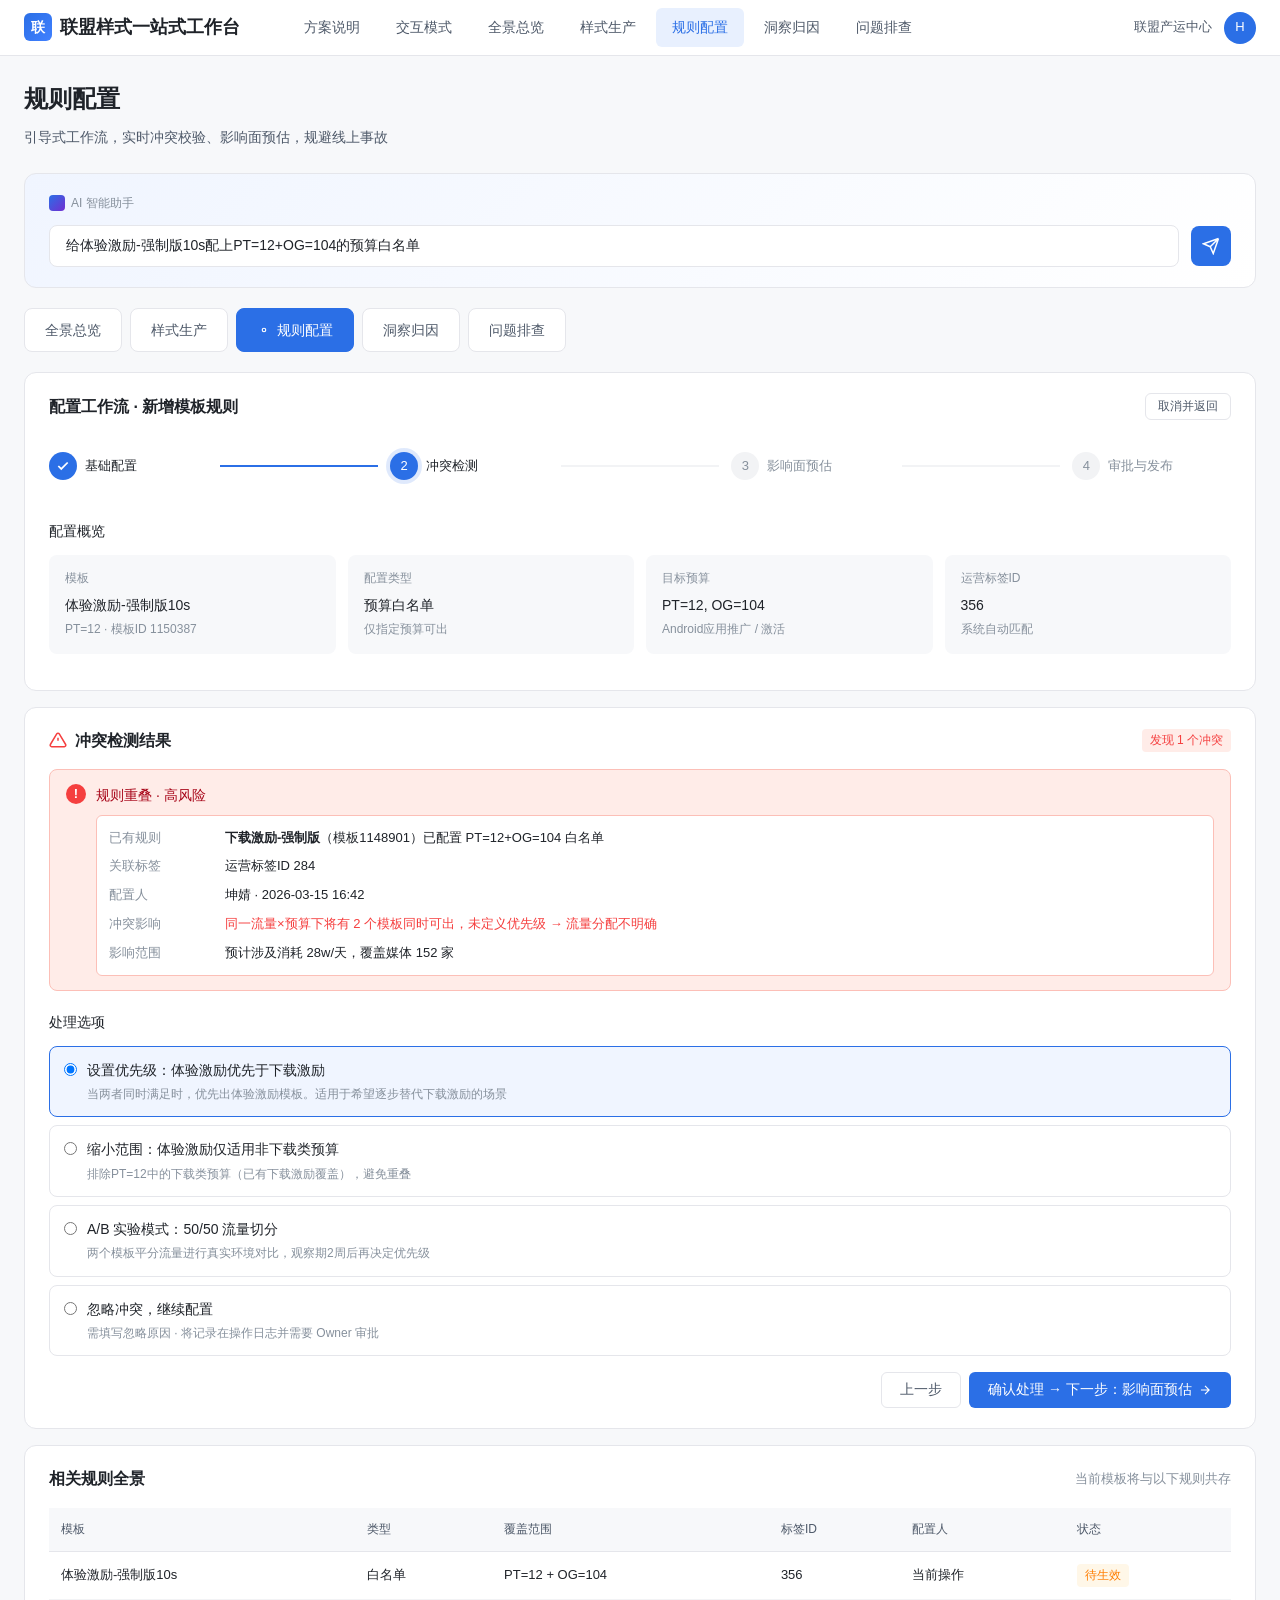
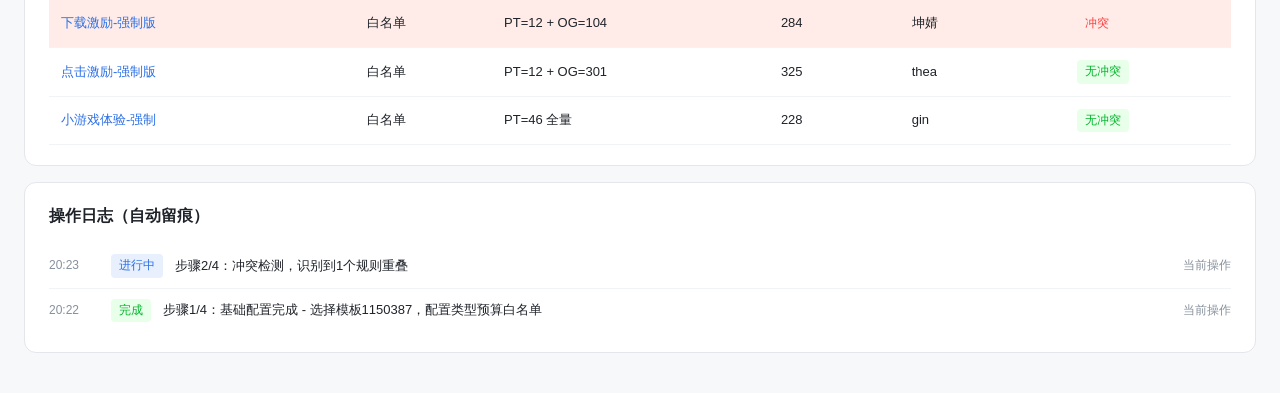
<file: demo3-规则配置.html>
<!DOCTYPE html>
<html lang="zh-CN">
<head>
<meta charset="UTF-8">
<title>规则配置 · 联盟样式一站式工作台</title>
<link rel="stylesheet" href="styles.css">
</head>
<body>

<header class="app-header">
  <div class="app-logo">
    <div class="app-logo-mark">联</div>
    联盟样式一站式工作台
  </div>
  <nav class="app-nav">
    <a href="index.html">方案说明</a>
    <a href="demo0-交互模式.html">交互模式</a>
    <a href="demo1-全景总览.html">全景总览</a>
    <a href="demo2-样式生产.html">样式生产</a>
    <a href="demo3-规则配置.html" class="active">规则配置</a>
    <a href="demo4-洞察归因.html">洞察归因</a>
    <a href="demo5-问题排查.html">问题排查</a>
  </nav>
  <div class="app-user">
    <span>联盟产运中心</span>
    <div class="app-user-avatar">H</div>
  </div>
</header>

<div class="container">

<div class="page-hero">
  <h1>规则配置</h1>
  <p>引导式工作流，实时冲突校验、影响面预估，规避线上事故</p>
</div>

<div class="ai-input-card">
  <div class="ai-input-label">AI 智能助手</div>
  <div class="ai-input-row">
    <input type="text" class="ai-input" value="给体验激励-强制版10s配上PT=12+OG=104的预算白名单">
    <button class="ai-send-btn">
      <svg width="18" height="18" viewBox="0 0 24 24" fill="none" stroke="white" stroke-width="2"><path d="M22 2L11 13M22 2L15 22L11 13M11 13L2 9L22 2"/></svg>
    </button>
  </div>
</div>

<div class="module-tabs">
  <a href="demo1-全景总览.html" class="module-tab">全景总览</a>
  <a href="demo2-样式生产.html" class="module-tab">样式生产</a>
  <a href="#" class="module-tab active">
    <svg width="14" height="14" viewBox="0 0 24 24" fill="none" stroke="currentColor" stroke-width="2"><circle cx="12" cy="12" r="3"/></svg>
    规则配置
  </a>
  <a href="demo4-洞察归因.html" class="module-tab">洞察归因</a>
  <a href="demo5-问题排查.html" class="module-tab">问题排查</a>
</div>

<div class="card">
  <div class="card-header">
    <div class="card-title">配置工作流 · 新增模板规则</div>
    <button class="btn btn-default btn-sm">取消并返回</button>
  </div>

  <div class="steps">
    <div class="step done">
      <div class="step-circle">
        <svg width="14" height="14" viewBox="0 0 24 24" fill="none" stroke="white" stroke-width="3"><path d="M20 6L9 17l-5-5"/></svg>
      </div>
      <div class="step-label">基础配置</div>
    </div>
    <div class="step-line" style="background: #2B6FE6;"></div>
    <div class="step current">
      <div class="step-circle">2</div>
      <div class="step-label">冲突检测</div>
    </div>
    <div class="step-line"></div>
    <div class="step pending">
      <div class="step-circle">3</div>
      <div class="step-label">影响面预估</div>
    </div>
    <div class="step-line"></div>
    <div class="step pending">
      <div class="step-circle">4</div>
      <div class="step-label">审批与发布</div>
    </div>
  </div>

  <div style="font-size: 14px; font-weight: 500; margin-bottom: 12px;">配置概览</div>

  <div class="metric-grid cols-4">
    <div class="metric-card">
      <div class="metric-label">模板</div>
      <div style="font-size: 14px; font-weight: 500; margin-top: 6px;">体验激励-强制版10s</div>
      <div class="font-12 text-secondary mt-12" style="margin-top: 4px;">PT=12 · 模板ID 1150387</div>
    </div>
    <div class="metric-card">
      <div class="metric-label">配置类型</div>
      <div style="font-size: 14px; font-weight: 500; margin-top: 6px;">预算白名单</div>
      <div class="font-12 text-secondary" style="margin-top: 4px;">仅指定预算可出</div>
    </div>
    <div class="metric-card">
      <div class="metric-label">目标预算</div>
      <div style="font-size: 14px; font-weight: 500; margin-top: 6px;">PT=12, OG=104</div>
      <div class="font-12 text-secondary" style="margin-top: 4px;">Android应用推广 / 激活</div>
    </div>
    <div class="metric-card">
      <div class="metric-label">运营标签ID</div>
      <div style="font-size: 14px; font-weight: 500; margin-top: 6px;">356</div>
      <div class="font-12 text-secondary" style="margin-top: 4px;">系统自动匹配</div>
    </div>
  </div>
</div>

<div class="card">
  <div class="card-header">
    <div class="card-title">
      <svg width="18" height="18" viewBox="0 0 24 24" fill="none" stroke="#F53F3F" stroke-width="2"><path d="M10.29 3.86L1.82 18a2 2 0 0 0 1.71 3h16.94a2 2 0 0 0 1.71-3L13.71 3.86a2 2 0 0 0-3.42 0z"/><path d="M12 9v4M12 17h.01"/></svg>
      冲突检测结果
    </div>
    <span class="tag tag-danger">发现 1 个冲突</span>
  </div>

  <div class="alert alert-danger">
    <div class="alert-icon">!</div>
    <div style="flex: 1;">
      <div class="alert-title" style="color: #A8071A;">规则重叠 · 高风险</div>
      <div style="background: #FFFFFF; border: 1px solid #FCBFB7; border-radius: 6px; padding: 12px; margin-top: 8px;">

        <div style="display: grid; grid-template-columns: 100px 1fr; gap: 8px 16px; font-size: 13px;">
          <div class="text-secondary">已有规则</div>
          <div><strong>下载激励-强制版</strong>（模板1148901）已配置 PT=12+OG=104 白名单</div>

          <div class="text-secondary">关联标签</div>
          <div>运营标签ID 284</div>

          <div class="text-secondary">配置人</div>
          <div>坤婧 · 2026-03-15 16:42</div>

          <div class="text-secondary">冲突影响</div>
          <div style="color: #F53F3F;">同一流量×预算下将有 2 个模板同时可出，未定义优先级 → 流量分配不明确</div>

          <div class="text-secondary">影响范围</div>
          <div>预计涉及消耗 28w/天，覆盖媒体 152 家</div>
        </div>

      </div>
    </div>
  </div>

  <div style="font-size: 14px; font-weight: 500; margin: 20px 0 12px;">处理选项</div>

  <label class="radio-option checked">
    <input type="radio" name="resolve" checked>
    <div>
      <div class="radio-option-label">设置优先级：体验激励优先于下载激励</div>
      <div class="radio-option-desc">当两者同时满足时，优先出体验激励模板。适用于希望逐步替代下载激励的场景</div>
    </div>
  </label>

  <label class="radio-option">
    <input type="radio" name="resolve">
    <div>
      <div class="radio-option-label">缩小范围：体验激励仅适用非下载类预算</div>
      <div class="radio-option-desc">排除PT=12中的下载类预算（已有下载激励覆盖），避免重叠</div>
    </div>
  </label>

  <label class="radio-option">
    <input type="radio" name="resolve">
    <div>
      <div class="radio-option-label">A/B 实验模式：50/50 流量切分</div>
      <div class="radio-option-desc">两个模板平分流量进行真实环境对比，观察期2周后再决定优先级</div>
    </div>
  </label>

  <label class="radio-option">
    <input type="radio" name="resolve">
    <div>
      <div class="radio-option-label">忽略冲突，继续配置</div>
      <div class="radio-option-desc">需填写忽略原因 · 将记录在操作日志并需要 Owner 审批</div>
    </div>
  </label>

  <div class="flex flex-gap-8 mt-16" style="justify-content: flex-end;">
    <button class="btn btn-default">上一步</button>
    <button class="btn btn-primary">
      确认处理 → 下一步：影响面预估
      <svg width="14" height="14" viewBox="0 0 24 24" fill="none" stroke="currentColor" stroke-width="2"><path d="M5 12h14M12 5l7 7-7 7"/></svg>
    </button>
  </div>
</div>

<div class="card">
  <div class="card-header">
    <div class="card-title">相关规则全景</div>
    <span class="text-secondary font-13">当前模板将与以下规则共存</span>
  </div>

  <div class="table-wrap">
    <table class="table">
      <thead>
      <tr>
        <th>模板</th>
        <th>类型</th>
        <th>覆盖范围</th>
        <th>标签ID</th>
        <th>配置人</th>
        <th>状态</th>
      </tr>
      </thead>
      <tbody>
      <tr>
        <td>体验激励-强制版10s</td>
        <td>白名单</td>
        <td>PT=12 + OG=104</td>
        <td>356</td>
        <td>当前操作</td>
        <td><span class="tag tag-warning">待生效</span></td>
      </tr>
      <tr style="background: #FFECE8;">
        <td><span class="link">下载激励-强制版</span></td>
        <td>白名单</td>
        <td>PT=12 + OG=104</td>
        <td>284</td>
        <td>坤婧</td>
        <td><span class="tag tag-danger">冲突</span></td>
      </tr>
      <tr>
        <td><span class="link">点击激励-强制版</span></td>
        <td>白名单</td>
        <td>PT=12 + OG=301</td>
        <td>325</td>
        <td>thea</td>
        <td><span class="tag tag-success">无冲突</span></td>
      </tr>
      <tr>
        <td><span class="link">小游戏体验-强制</span></td>
        <td>白名单</td>
        <td>PT=46 全量</td>
        <td>228</td>
        <td>gin</td>
        <td><span class="tag tag-success">无冲突</span></td>
      </tr>
      </tbody>
    </table>
  </div>
</div>

<div class="card">
  <div class="card-header">
    <div class="card-title">操作日志（自动留痕）</div>
  </div>

  <div class="timeline-item">
    <span class="timeline-date">20:23</span>
    <span class="tag tag-info">进行中</span>
    <span>步骤2/4：冲突检测，识别到1个规则重叠</span>
    <span class="timeline-actor">当前操作</span>
  </div>
  <div class="timeline-item">
    <span class="timeline-date">20:22</span>
    <span class="tag tag-success">完成</span>
    <span>步骤1/4：基础配置完成 - 选择模板1150387，配置类型预算白名单</span>
    <span class="timeline-actor">当前操作</span>
  </div>
</div>

</div>

</body>
</html>
</file>
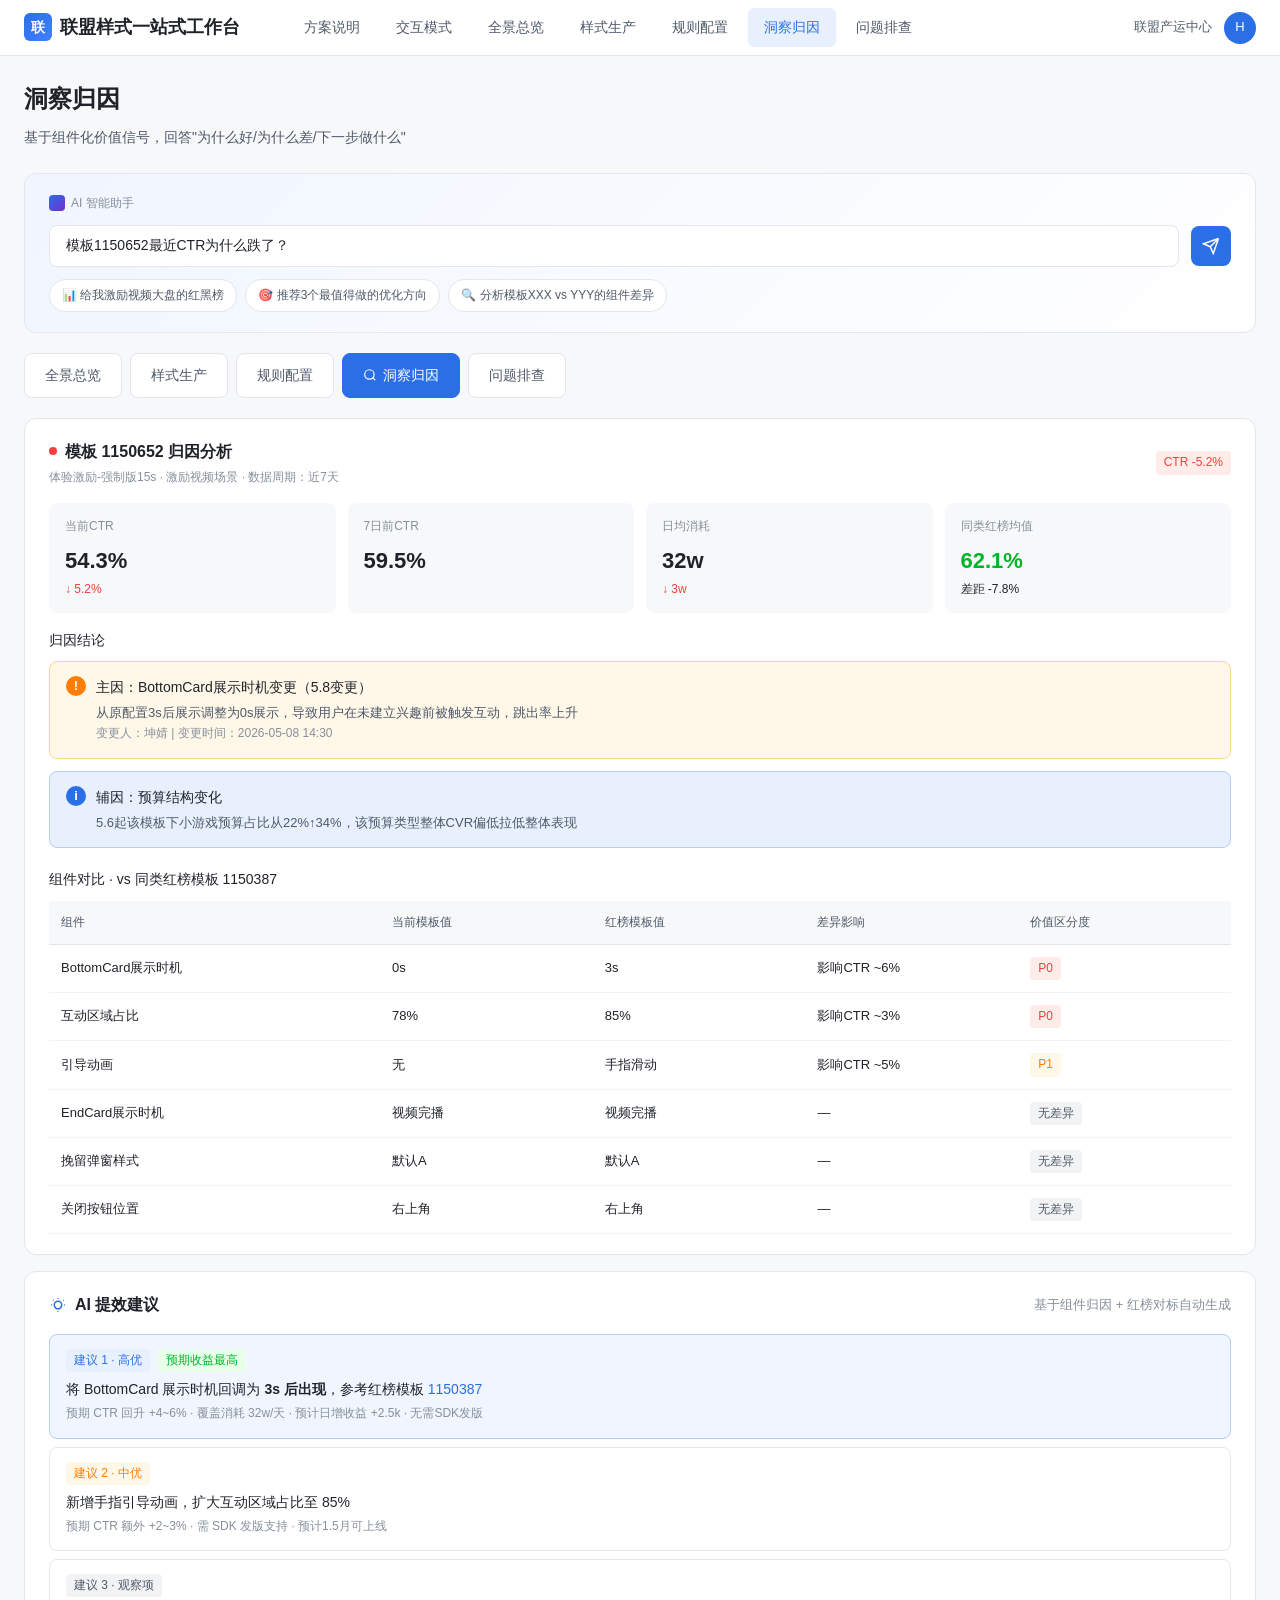
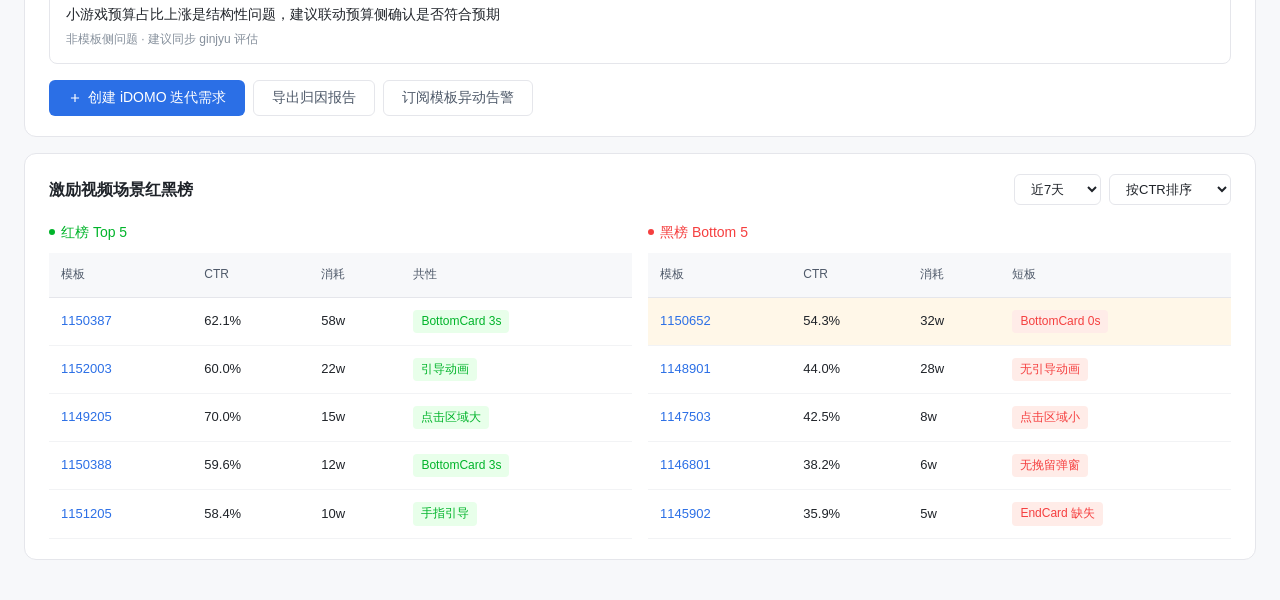
<file: demo4-洞察归因.html>
<!DOCTYPE html>
<html lang="zh-CN">
<head>
<meta charset="UTF-8">
<title>洞察归因 · 联盟样式一站式工作台</title>
<link rel="stylesheet" href="styles.css">
</head>
<body>

<header class="app-header">
  <div class="app-logo">
    <div class="app-logo-mark">联</div>
    联盟样式一站式工作台
  </div>
  <nav class="app-nav">
    <a href="index.html">方案说明</a>
    <a href="demo0-交互模式.html">交互模式</a>
    <a href="demo1-全景总览.html">全景总览</a>
    <a href="demo2-样式生产.html">样式生产</a>
    <a href="demo3-规则配置.html">规则配置</a>
    <a href="demo4-洞察归因.html" class="active">洞察归因</a>
    <a href="demo5-问题排查.html">问题排查</a>
  </nav>
  <div class="app-user">
    <span>联盟产运中心</span>
    <div class="app-user-avatar">H</div>
  </div>
</header>

<div class="container">

<div class="page-hero">
  <h1>洞察归因</h1>
  <p>基于组件化价值信号，回答"为什么好/为什么差/下一步做什么"</p>
</div>

<div class="ai-input-card">
  <div class="ai-input-label">AI 智能助手</div>
  <div class="ai-input-row">
    <input type="text" class="ai-input" value="模板1150652最近CTR为什么跌了？">
    <button class="ai-send-btn" title="发送">
      <svg width="18" height="18" viewBox="0 0 24 24" fill="none" stroke="white" stroke-width="2"><path d="M22 2L11 13M22 2L15 22L11 13M11 13L2 9L22 2"/></svg>
    </button>
  </div>
  <div class="ai-suggestions">
    <span class="ai-suggestion">📊 给我激励视频大盘的红黑榜</span>
    <span class="ai-suggestion">🎯 推荐3个最值得做的优化方向</span>
    <span class="ai-suggestion">🔍 分析模板XXX vs YYY的组件差异</span>
  </div>
</div>

<div class="module-tabs">
  <a href="demo1-全景总览.html" class="module-tab">全景总览</a>
  <a href="demo2-样式生产.html" class="module-tab">样式生产</a>
  <a href="demo3-规则配置.html" class="module-tab">规则配置</a>
  <a href="#" class="module-tab active">
    <svg width="14" height="14" viewBox="0 0 24 24" fill="none" stroke="currentColor" stroke-width="2"><circle cx="11" cy="11" r="8"/><path d="M21 21l-4.35-4.35"/></svg>
    洞察归因
  </a>
  <a href="demo5-问题排查.html" class="module-tab">问题排查</a>
</div>

<div class="card">
  <div class="card-header">
    <div>
      <div class="card-title">
        <span style="display: inline-block; width: 8px; height: 8px; background: #F53F3F; border-radius: 50%;"></span>
        模板 1150652 归因分析
      </div>
      <div class="card-subtitle">体验激励-强制版15s · 激励视频场景 · 数据周期：近7天</div>
    </div>
    <span class="tag tag-danger">CTR -5.2%</span>
  </div>

  <div class="metric-grid cols-4">
    <div class="metric-card">
      <div class="metric-label">当前CTR</div>
      <div class="metric-value">54.3%</div>
      <div class="metric-change down">↓ 5.2%</div>
    </div>
    <div class="metric-card">
      <div class="metric-label">7日前CTR</div>
      <div class="metric-value">59.5%</div>
    </div>
    <div class="metric-card">
      <div class="metric-label">日均消耗</div>
      <div class="metric-value">32w</div>
      <div class="metric-change down">↓ 3w</div>
    </div>
    <div class="metric-card">
      <div class="metric-label">同类红榜均值</div>
      <div class="metric-value success">62.1%</div>
      <div class="metric-change">差距 -7.8%</div>
    </div>
  </div>

  <div style="font-size: 14px; font-weight: 500; margin: 16px 0 10px;">归因结论</div>

  <div class="alert alert-warning">
    <div class="alert-icon">!</div>
    <div>
      <div class="alert-title">主因：BottomCard展示时机变更（5.8变更）</div>
      <div class="alert-content">
        从原配置3s后展示调整为0s展示，导致用户在未建立兴趣前被触发互动，跳出率上升<br>
        <span class="text-secondary font-12">变更人：坤婧 | 变更时间：2026-05-08 14:30</span>
      </div>
    </div>
  </div>

  <div class="alert alert-info">
    <div class="alert-icon">i</div>
    <div>
      <div class="alert-title">辅因：预算结构变化</div>
      <div class="alert-content">5.6起该模板下小游戏预算占比从22%↑34%，该预算类型整体CVR偏低拉低整体表现</div>
    </div>
  </div>

  <div style="font-size: 14px; font-weight: 500; margin: 20px 0 10px;">组件对比 · vs 同类红榜模板 1150387</div>

  <div class="table-wrap">
    <table class="table">
      <thead>
      <tr>
        <th style="width: 28%;">组件</th>
        <th style="width: 18%;">当前模板值</th>
        <th style="width: 18%;">红榜模板值</th>
        <th style="width: 18%;">差异影响</th>
        <th style="width: 18%;">价值区分度</th>
      </tr>
      </thead>
      <tbody>
      <tr>
        <td>BottomCard展示时机</td>
        <td class="text-danger">0s</td>
        <td class="text-success">3s</td>
        <td>影响CTR ~6%</td>
        <td><span class="tag tag-danger">P0</span></td>
      </tr>
      <tr>
        <td>互动区域占比</td>
        <td>78%</td>
        <td class="text-success">85%</td>
        <td>影响CTR ~3%</td>
        <td><span class="tag tag-danger">P0</span></td>
      </tr>
      <tr>
        <td>引导动画</td>
        <td>无</td>
        <td class="text-success">手指滑动</td>
        <td>影响CTR ~5%</td>
        <td><span class="tag tag-warning">P1</span></td>
      </tr>
      <tr>
        <td>EndCard展示时机</td>
        <td>视频完播</td>
        <td>视频完播</td>
        <td>—</td>
        <td><span class="tag tag-default">无差异</span></td>
      </tr>
      <tr>
        <td>挽留弹窗样式</td>
        <td>默认A</td>
        <td>默认A</td>
        <td>—</td>
        <td><span class="tag tag-default">无差异</span></td>
      </tr>
      <tr>
        <td>关闭按钮位置</td>
        <td>右上角</td>
        <td>右上角</td>
        <td>—</td>
        <td><span class="tag tag-default">无差异</span></td>
      </tr>
      </tbody>
    </table>
  </div>
</div>

<div class="card">
  <div class="card-header">
    <div class="card-title">
      <svg width="18" height="18" viewBox="0 0 24 24" fill="none" stroke="#2B6FE6" stroke-width="2"><path d="M9.663 17h4.673M12 3v1M5.34 5.34l.707.707M3 12h1M19.66 5.34l-.707.707M21 12h-1M12 21v-1M7 12a5 5 0 0 1 5-5 5 5 0 0 1 5 5c0 1.5-.5 2.5-1.5 3.5L14 17h-4l-1.5-1.5C7.5 14.5 7 13.5 7 12z"/></svg>
      AI 提效建议
    </div>
    <span class="text-secondary font-13">基于组件归因 + 红榜对标自动生成</span>
  </div>

  <div class="suggestion-card high">
    <div class="suggestion-card-header">
      <span class="tag tag-info">建议 1 · 高优</span>
      <span class="tag tag-success">预期收益最高</span>
    </div>
    <div class="suggestion-card-content">
      将 BottomCard 展示时机回调为 <strong>3s 后出现</strong>，参考红榜模板 <span class="link" style="color: #2B6FE6;">1150387</span>
    </div>
    <div class="suggestion-card-meta">
      预期 CTR 回升 +4~6% · 覆盖消耗 32w/天 · 预计日增收益 +2.5k · 无需SDK发版
    </div>
  </div>

  <div class="suggestion-card">
    <div class="suggestion-card-header">
      <span class="tag tag-warning">建议 2 · 中优</span>
    </div>
    <div class="suggestion-card-content">
      新增手指引导动画，扩大互动区域占比至 85%
    </div>
    <div class="suggestion-card-meta">
      预期 CTR 额外 +2~3% · 需 SDK 发版支持 · 预计1.5月可上线
    </div>
  </div>

  <div class="suggestion-card">
    <div class="suggestion-card-header">
      <span class="tag tag-default">建议 3 · 观察项</span>
    </div>
    <div class="suggestion-card-content">
      小游戏预算占比上涨是结构性问题，建议联动预算侧确认是否符合预期
    </div>
    <div class="suggestion-card-meta">
      非模板侧问题 · 建议同步 ginjyu 评估
    </div>
  </div>

  <div class="flex flex-gap-8 mt-16">
    <button class="btn btn-primary">
      <svg width="14" height="14" viewBox="0 0 24 24" fill="none" stroke="currentColor" stroke-width="2"><path d="M12 5v14M5 12h14"/></svg>
      创建 iDOMO 迭代需求
    </button>
    <button class="btn btn-default">导出归因报告</button>
    <button class="btn btn-default">订阅模板异动告警</button>
  </div>
</div>

<div class="card">
  <div class="card-header">
    <div class="card-title">激励视频场景红黑榜</div>
    <div class="toolbar">
      <select>
        <option>近7天</option>
        <option>近30天</option>
      </select>
      <select>
        <option>按CTR排序</option>
        <option>按消耗排序</option>
        <option>按eCPM排序</option>
      </select>
    </div>
  </div>

  <div style="display: grid; grid-template-columns: 1fr 1fr; gap: 16px;">

    <div>
      <div style="font-size: 14px; color: #00B42A; font-weight: 500; margin-bottom: 10px; display: flex; align-items: center; gap: 6px;">
        <span style="display: inline-block; width: 6px; height: 6px; background: #00B42A; border-radius: 50%;"></span>
        红榜 Top 5
      </div>
      <table class="table">
        <thead>
        <tr>
          <th>模板</th>
          <th>CTR</th>
          <th>消耗</th>
          <th>共性</th>
        </tr>
        </thead>
        <tbody>
        <tr>
          <td><span class="link">1150387</span></td>
          <td class="text-success">62.1%</td>
          <td>58w</td>
          <td><span class="tag tag-success">BottomCard 3s</span></td>
        </tr>
        <tr>
          <td><span class="link">1152003</span></td>
          <td class="text-success">60.0%</td>
          <td>22w</td>
          <td><span class="tag tag-success">引导动画</span></td>
        </tr>
        <tr>
          <td><span class="link">1149205</span></td>
          <td class="text-success">70.0%</td>
          <td>15w</td>
          <td><span class="tag tag-success">点击区域大</span></td>
        </tr>
        <tr>
          <td><span class="link">1150388</span></td>
          <td class="text-success">59.6%</td>
          <td>12w</td>
          <td><span class="tag tag-success">BottomCard 3s</span></td>
        </tr>
        <tr>
          <td><span class="link">1151205</span></td>
          <td class="text-success">58.4%</td>
          <td>10w</td>
          <td><span class="tag tag-success">手指引导</span></td>
        </tr>
        </tbody>
      </table>
    </div>

    <div>
      <div style="font-size: 14px; color: #F53F3F; font-weight: 500; margin-bottom: 10px; display: flex; align-items: center; gap: 6px;">
        <span style="display: inline-block; width: 6px; height: 6px; background: #F53F3F; border-radius: 50%;"></span>
        黑榜 Bottom 5
      </div>
      <table class="table">
        <thead>
        <tr>
          <th>模板</th>
          <th>CTR</th>
          <th>消耗</th>
          <th>短板</th>
        </tr>
        </thead>
        <tbody>
        <tr style="background: #FFF7E8;">
          <td><span class="link">1150652</span></td>
          <td class="text-danger">54.3%</td>
          <td>32w</td>
          <td><span class="tag tag-danger">BottomCard 0s</span></td>
        </tr>
        <tr>
          <td><span class="link">1148901</span></td>
          <td class="text-danger">44.0%</td>
          <td>28w</td>
          <td><span class="tag tag-danger">无引导动画</span></td>
        </tr>
        <tr>
          <td><span class="link">1147503</span></td>
          <td class="text-danger">42.5%</td>
          <td>8w</td>
          <td><span class="tag tag-danger">点击区域小</span></td>
        </tr>
        <tr>
          <td><span class="link">1146801</span></td>
          <td class="text-danger">38.2%</td>
          <td>6w</td>
          <td><span class="tag tag-danger">无挽留弹窗</span></td>
        </tr>
        <tr>
          <td><span class="link">1145902</span></td>
          <td class="text-danger">35.9%</td>
          <td>5w</td>
          <td><span class="tag tag-danger">EndCard 缺失</span></td>
        </tr>
        </tbody>
      </table>
    </div>

  </div>
</div>

</div>

</body>
</html>
</file>
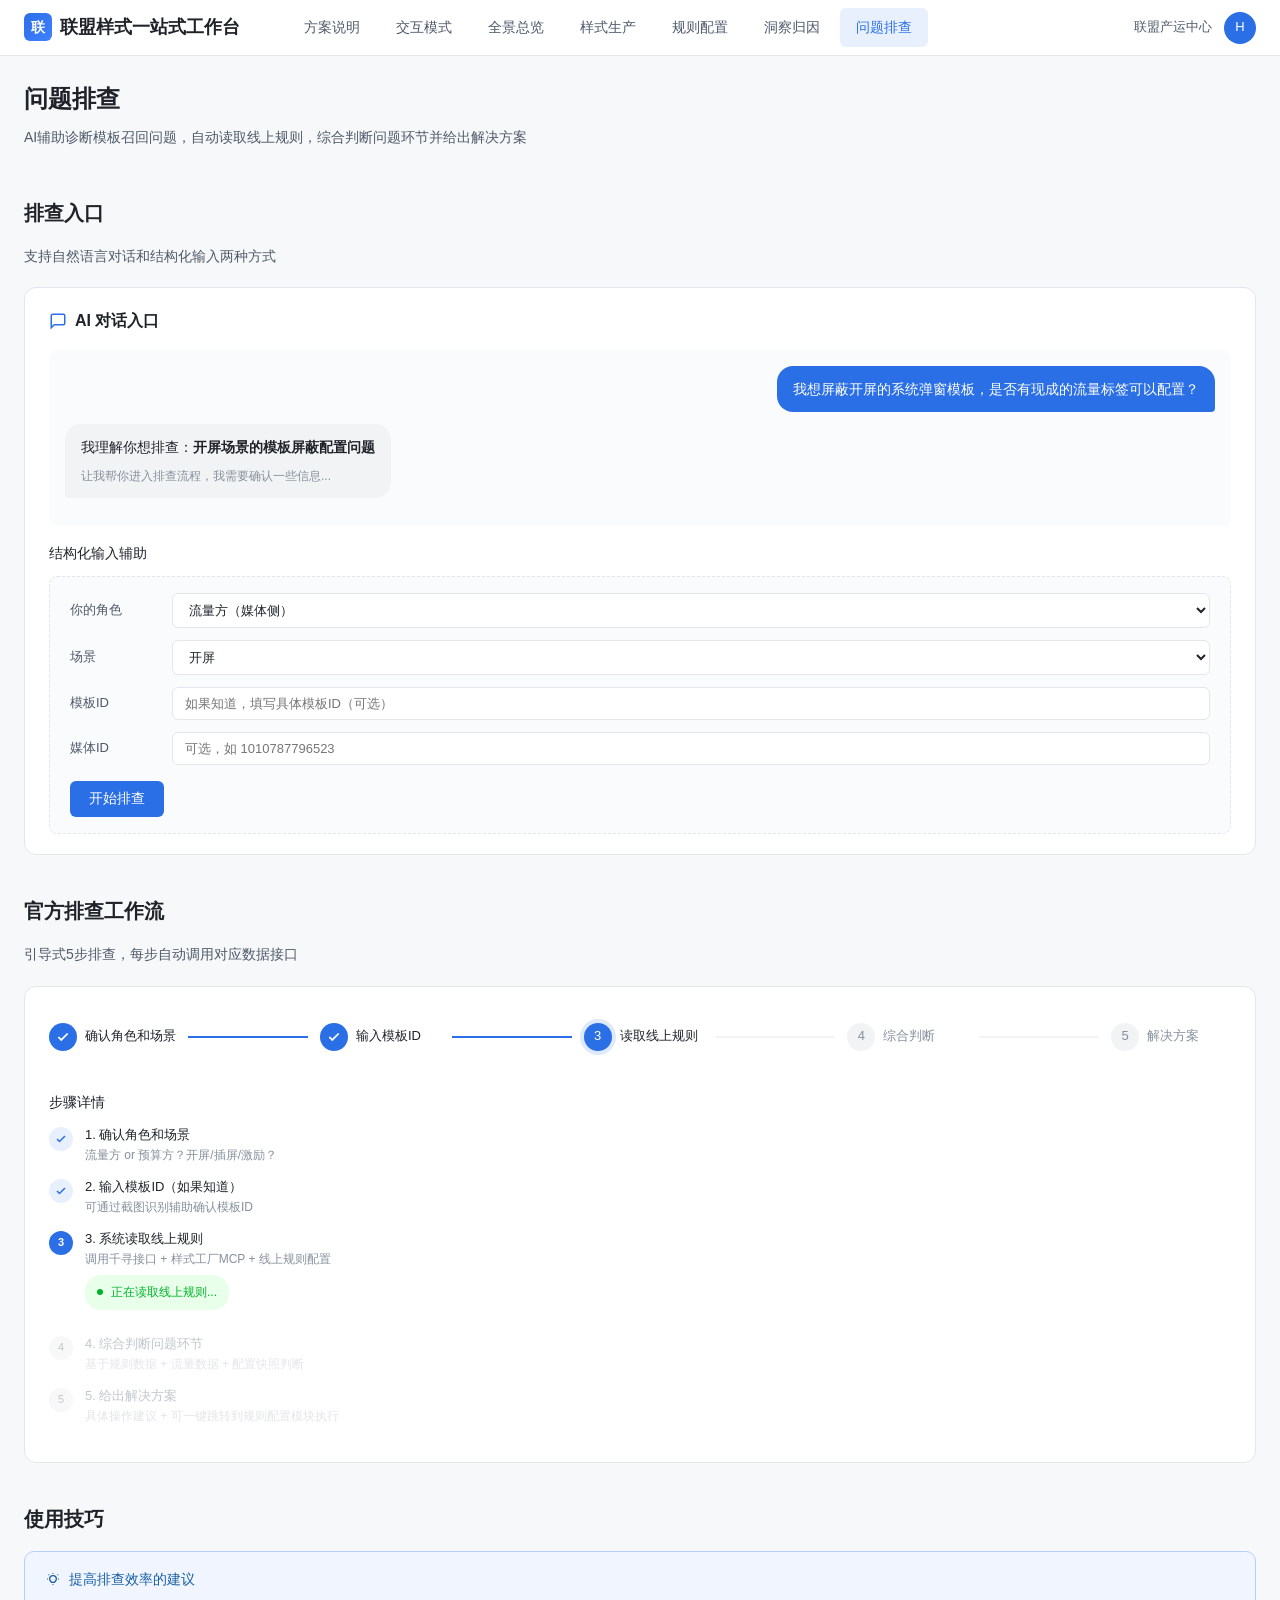
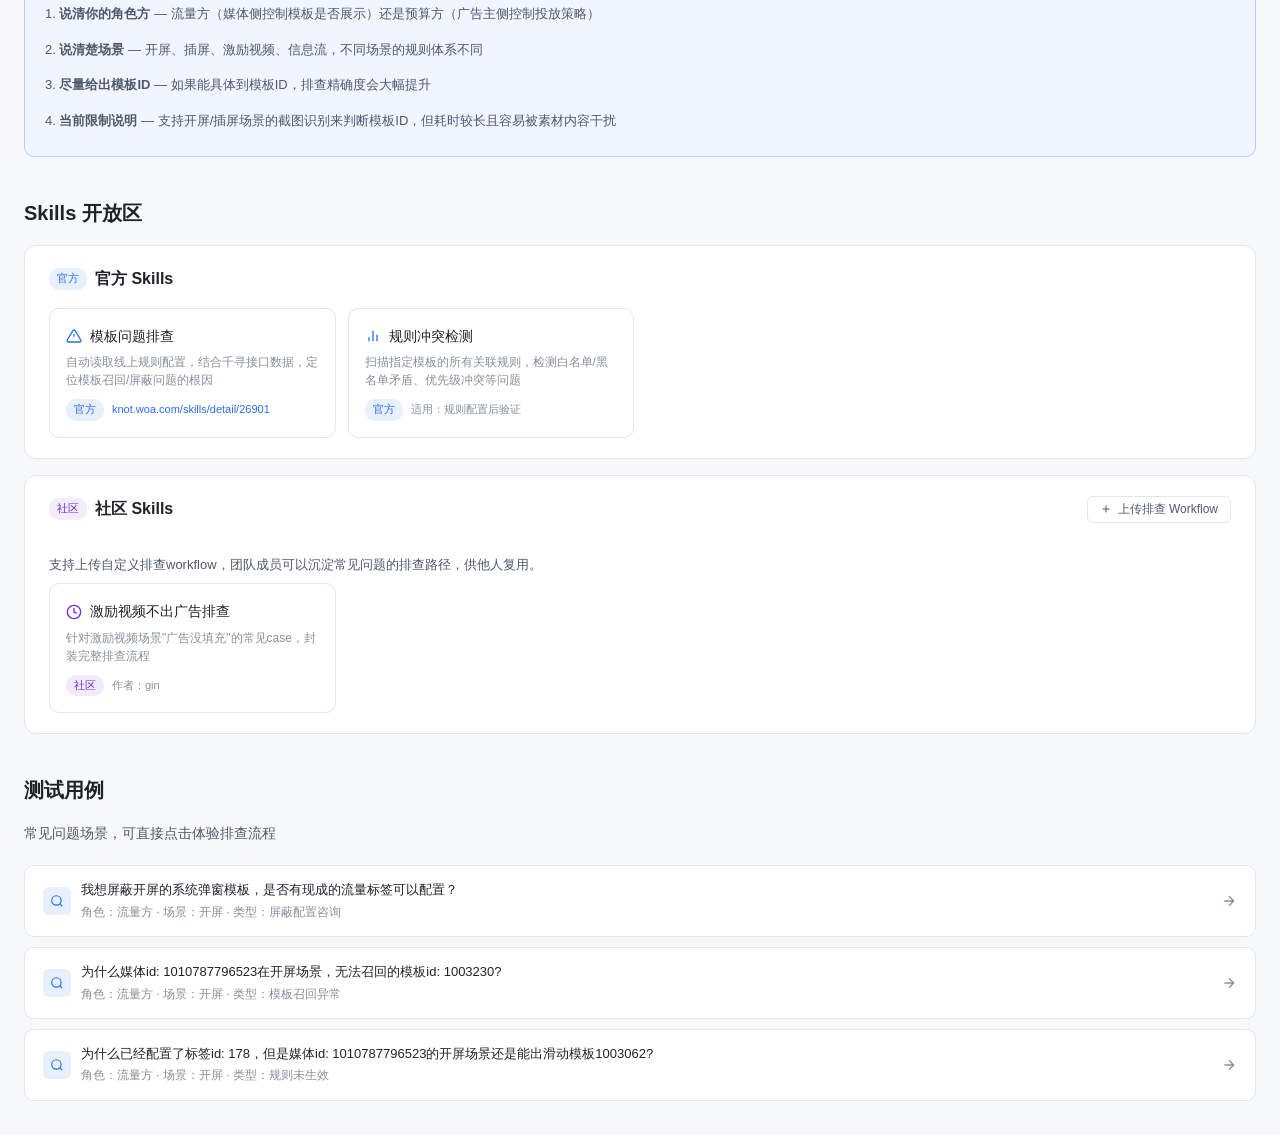
<file: demo5-问题排查.html>
<!DOCTYPE html>
<html lang="zh-CN">
<head>
<meta charset="UTF-8">
<title>问题排查 · 联盟样式一站式工作台</title>
<link rel="stylesheet" href="styles.css">
</head>
<body>

<header class="app-header">
  <div class="app-logo">
    <div class="app-logo-mark">联</div>
    联盟样式一站式工作台
  </div>
  <nav class="app-nav">
    <a href="index.html">方案说明</a>
    <a href="demo0-交互模式.html">交互模式</a>
    <a href="demo1-全景总览.html">全景总览</a>
    <a href="demo2-样式生产.html">样式生产</a>
    <a href="demo3-规则配置.html">规则配置</a>
    <a href="demo4-洞察归因.html">洞察归因</a>
    <a href="demo5-问题排查.html" class="active">问题排查</a>
  </nav>
  <div class="app-user">
    <span>联盟产运中心</span>
    <div class="app-user-avatar">H</div>
  </div>
</header>

<div class="container">

<div class="page-hero">
  <h1>问题排查</h1>
  <p>AI辅助诊断模板召回问题，自动读取线上规则，综合判断问题环节并给出解决方案</p>
</div>

<!-- Section 1: 排查入口 -->
<div class="section-title">排查入口</div>
<div class="section-desc">支持自然语言对话和结构化输入两种方式</div>

<div class="card">
  <div class="card-header">
    <div class="card-title">
      <svg width="18" height="18" viewBox="0 0 24 24" fill="none" stroke="#2B6FE6" stroke-width="2"><path d="M21 15a2 2 0 0 1-2 2H7l-4 4V5a2 2 0 0 1 2-2h14a2 2 0 0 1 2 2z"/></svg>
      AI 对话入口
    </div>
  </div>
  <div style="background: #FAFBFC; border-radius: 8px; padding: 16px; margin-bottom: 16px;">
    <div class="chat-row user">
      <div class="user-query-bubble">我想屏蔽开屏的系统弹窗模板，是否有现成的流量标签可以配置？</div>
    </div>
    <div class="chat-row" style="margin-top: 12px;">
      <div class="ai-reply-bubble">
        <div style="margin-bottom: 8px;">我理解你想排查：<strong>开屏场景的模板屏蔽配置问题</strong></div>
        <div style="font-size: 12px; color: #86909C;">让我帮你进入排查流程，我需要确认一些信息...</div>
      </div>
    </div>
  </div>

  <div style="font-size: 14px; font-weight: 500; margin-bottom: 12px;">结构化输入辅助</div>
  <div class="guide-form">
    <div class="guide-form-row">
      <div class="guide-form-label">你的角色</div>
      <select class="guide-form-input">
        <option>流量方（媒体侧）</option>
        <option>预算方（广告主侧）</option>
      </select>
    </div>
    <div class="guide-form-row">
      <div class="guide-form-label">场景</div>
      <select class="guide-form-input">
        <option>开屏</option>
        <option>插屏</option>
        <option>激励视频</option>
        <option>信息流</option>
      </select>
    </div>
    <div class="guide-form-row">
      <div class="guide-form-label">模板ID</div>
      <input type="text" class="guide-form-input" placeholder="如果知道，填写具体模板ID（可选）">
    </div>
    <div class="guide-form-row">
      <div class="guide-form-label">媒体ID</div>
      <input type="text" class="guide-form-input" placeholder="可选，如 1010787796523">
    </div>
    <div class="flex flex-gap-8 mt-16">
      <button class="btn btn-primary">开始排查</button>
    </div>
  </div>
</div>

<!-- Section 2: 官方排查工作流 -->
<div class="section-title">官方排查工作流</div>
<div class="section-desc">引导式5步排查，每步自动调用对应数据接口</div>

<div class="card">
  <div class="steps">
    <div class="step done">
      <div class="step-circle">
        <svg width="14" height="14" viewBox="0 0 24 24" fill="none" stroke="white" stroke-width="3"><path d="M20 6L9 17l-5-5"/></svg>
      </div>
      <div class="step-label">确认角色和场景</div>
    </div>
    <div class="step-line" style="background: #2B6FE6;"></div>
    <div class="step done">
      <div class="step-circle">
        <svg width="14" height="14" viewBox="0 0 24 24" fill="none" stroke="white" stroke-width="3"><path d="M20 6L9 17l-5-5"/></svg>
      </div>
      <div class="step-label">输入模板ID</div>
    </div>
    <div class="step-line" style="background: #2B6FE6;"></div>
    <div class="step current">
      <div class="step-circle">3</div>
      <div class="step-label">读取线上规则</div>
    </div>
    <div class="step-line"></div>
    <div class="step pending">
      <div class="step-circle">4</div>
      <div class="step-label">综合判断</div>
    </div>
    <div class="step-line"></div>
    <div class="step pending">
      <div class="step-circle">5</div>
      <div class="step-label">解决方案</div>
    </div>
  </div>

  <div style="margin-bottom: 16px;">
    <div style="font-size: 14px; font-weight: 500; margin-bottom: 12px;">步骤详情</div>

    <div style="display: grid; gap: 12px;">
      <div style="display: flex; gap: 12px; align-items: flex-start;">
        <div style="width: 24px; height: 24px; background: #E8F0FE; border-radius: 50%; display: flex; align-items: center; justify-content: center; flex-shrink: 0; margin-top: 2px;">
          <svg width="12" height="12" viewBox="0 0 24 24" fill="none" stroke="#2B6FE6" stroke-width="3"><path d="M20 6L9 17l-5-5"/></svg>
        </div>
        <div>
          <div style="font-size: 13px; font-weight: 500;">1. 确认角色和场景</div>
          <div style="font-size: 12px; color: #86909C;">流量方 or 预算方？开屏/插屏/激励？</div>
        </div>
      </div>
      <div style="display: flex; gap: 12px; align-items: flex-start;">
        <div style="width: 24px; height: 24px; background: #E8F0FE; border-radius: 50%; display: flex; align-items: center; justify-content: center; flex-shrink: 0; margin-top: 2px;">
          <svg width="12" height="12" viewBox="0 0 24 24" fill="none" stroke="#2B6FE6" stroke-width="3"><path d="M20 6L9 17l-5-5"/></svg>
        </div>
        <div>
          <div style="font-size: 13px; font-weight: 500;">2. 输入模板ID（如果知道）</div>
          <div style="font-size: 12px; color: #86909C;">可通过截图识别辅助确认模板ID</div>
        </div>
      </div>
      <div style="display: flex; gap: 12px; align-items: flex-start;">
        <div style="width: 24px; height: 24px; background: #2B6FE6; border-radius: 50%; display: flex; align-items: center; justify-content: center; flex-shrink: 0; margin-top: 2px;">
          <span style="color: white; font-size: 11px; font-weight: 600;">3</span>
        </div>
        <div>
          <div style="font-size: 13px; font-weight: 500;">3. 系统读取线上规则</div>
          <div style="font-size: 12px; color: #86909C;">调用千寻接口 + 样式工厂MCP + 线上规则配置</div>
          <div class="flow-indicator" style="margin-top: 6px;">
            <span class="flow-indicator-dot"></span>
            正在读取线上规则...
          </div>
        </div>
      </div>
      <div style="display: flex; gap: 12px; align-items: flex-start; opacity: 0.5;">
        <div style="width: 24px; height: 24px; background: #F2F3F5; border-radius: 50%; display: flex; align-items: center; justify-content: center; flex-shrink: 0; margin-top: 2px;">
          <span style="color: #86909C; font-size: 11px;">4</span>
        </div>
        <div>
          <div style="font-size: 13px; font-weight: 500; color: #86909C;">4. 综合判断问题环节</div>
          <div style="font-size: 12px; color: #C9CDD4;">基于规则数据 + 流量数据 + 配置快照判断</div>
        </div>
      </div>
      <div style="display: flex; gap: 12px; align-items: flex-start; opacity: 0.5;">
        <div style="width: 24px; height: 24px; background: #F2F3F5; border-radius: 50%; display: flex; align-items: center; justify-content: center; flex-shrink: 0; margin-top: 2px;">
          <span style="color: #86909C; font-size: 11px;">5</span>
        </div>
        <div>
          <div style="font-size: 13px; font-weight: 500; color: #86909C;">5. 给出解决方案</div>
          <div style="font-size: 12px; color: #C9CDD4;">具体操作建议 + 可一键跳转到规则配置模块执行</div>
        </div>
      </div>
    </div>
  </div>
</div>

<!-- Section 3: 使用技巧 -->
<div class="section-title">使用技巧</div>

<div class="tip-box">
  <div class="tip-box-title">
    <svg width="16" height="16" viewBox="0 0 24 24" fill="none" stroke="#185FA5" stroke-width="2"><path d="M9.663 17h4.673M12 3v1M5.34 5.34l.707.707M3 12h1M19.66 5.34l-.707.707M21 12h-1M12 21v-1M7 12a5 5 0 0 1 5-5 5 5 0 0 1 5 5c0 1.5-.5 2.5-1.5 3.5L14 17h-4l-1.5-1.5C7.5 14.5 7 13.5 7 12z"/></svg>
    提高排查效率的建议
  </div>
  <div class="tip-box-content">
    <ul style="list-style: none; padding: 0; margin: 0;">
      <li style="padding: 4px 0;">1. <strong>说清你的角色方</strong> — 流量方（媒体侧控制模板是否展示）还是预算方（广告主侧控制投放策略）</li>
      <li style="padding: 4px 0;">2. <strong>说清楚场景</strong> — 开屏、插屏、激励视频、信息流，不同场景的规则体系不同</li>
      <li style="padding: 4px 0;">3. <strong>尽量给出模板ID</strong> — 如果能具体到模板ID，排查精确度会大幅提升</li>
      <li style="padding: 4px 0;">4. <strong>当前限制说明</strong> — 支持开屏/插屏场景的截图识别来判断模板ID，但耗时较长且容易被素材内容干扰</li>
    </ul>
  </div>
</div>

<!-- Section 4: Skills开放区 -->
<div class="section-title">Skills 开放区</div>

<div class="card">
  <div class="card-header">
    <div class="card-title">
      <span class="skill-badge official">官方</span>
      官方 Skills
    </div>
  </div>
  <div class="skill-grid">
    <div class="skill-card">
      <div class="skill-card-title">
        <svg width="16" height="16" viewBox="0 0 24 24" fill="none" stroke="#2B6FE6" stroke-width="2"><path d="M10.29 3.86L1.82 18a2 2 0 0 0 1.71 3h16.94a2 2 0 0 0 1.71-3L13.71 3.86a2 2 0 0 0-3.42 0z"/><path d="M12 9v4M12 17h.01"/></svg>
        模板问题排查
      </div>
      <div class="skill-card-desc">自动读取线上规则配置，结合千寻接口数据，定位模板召回/屏蔽问题的根因</div>
      <div class="skill-card-meta">
        <span class="skill-badge official">官方</span>
        <span style="color: #2B6FE6; cursor: pointer;">knot.woa.com/skills/detail/26901</span>
      </div>
    </div>
    <div class="skill-card">
      <div class="skill-card-title">
        <svg width="16" height="16" viewBox="0 0 24 24" fill="none" stroke="#2B6FE6" stroke-width="2"><path d="M18 20V10M12 20V4M6 20v-6"/></svg>
        规则冲突检测
      </div>
      <div class="skill-card-desc">扫描指定模板的所有关联规则，检测白名单/黑名单矛盾、优先级冲突等问题</div>
      <div class="skill-card-meta">
        <span class="skill-badge official">官方</span>
        <span>适用：规则配置后验证</span>
      </div>
    </div>
  </div>
</div>

<div class="card">
  <div class="card-header">
    <div class="card-title">
      <span class="skill-badge community">社区</span>
      社区 Skills
    </div>
    <button class="btn btn-default btn-sm">
      <svg width="12" height="12" viewBox="0 0 24 24" fill="none" stroke="currentColor" stroke-width="2"><path d="M12 5v14M5 12h14"/></svg>
      上传排查 Workflow
    </button>
  </div>
  <div style="font-size: 13px; color: #4E5969; padding: 16px 0 8px;">
    支持上传自定义排查workflow，团队成员可以沉淀常见问题的排查路径，供他人复用。
  </div>
  <div class="skill-grid">
    <div class="skill-card">
      <div class="skill-card-title">
        <svg width="16" height="16" viewBox="0 0 24 24" fill="none" stroke="#722ED1" stroke-width="2"><circle cx="12" cy="12" r="10"/><path d="M12 6v6l4 2"/></svg>
        激励视频不出广告排查
      </div>
      <div class="skill-card-desc">针对激励视频场景"广告没填充"的常见case，封装完整排查流程</div>
      <div class="skill-card-meta">
        <span class="skill-badge community">社区</span>
        <span>作者：gin</span>
      </div>
    </div>
  </div>
</div>

<!-- Section 5: 测试用例 -->
<div class="section-title">测试用例</div>
<div class="section-desc">常见问题场景，可直接点击体验排查流程</div>

<div class="example-query">
  <div class="example-query-icon">
    <svg width="14" height="14" viewBox="0 0 24 24" fill="none" stroke="currentColor" stroke-width="2"><circle cx="11" cy="11" r="8"/><path d="M21 21l-4.35-4.35"/></svg>
  </div>
  <div style="flex: 1;">
    <div style="font-weight: 500; margin-bottom: 2px;">我想屏蔽开屏的系统弹窗模板，是否有现成的流量标签可以配置？</div>
    <div style="font-size: 12px; color: #86909C;">角色：流量方 · 场景：开屏 · 类型：屏蔽配置咨询</div>
  </div>
  <svg width="16" height="16" viewBox="0 0 24 24" fill="none" stroke="#86909C" stroke-width="2"><path d="M5 12h14M12 5l7 7-7 7"/></svg>
</div>

<div class="example-query">
  <div class="example-query-icon">
    <svg width="14" height="14" viewBox="0 0 24 24" fill="none" stroke="currentColor" stroke-width="2"><circle cx="11" cy="11" r="8"/><path d="M21 21l-4.35-4.35"/></svg>
  </div>
  <div style="flex: 1;">
    <div style="font-weight: 500; margin-bottom: 2px;">为什么媒体id: 1010787796523在开屏场景，无法召回的模板id: 1003230?</div>
    <div style="font-size: 12px; color: #86909C;">角色：流量方 · 场景：开屏 · 类型：模板召回异常</div>
  </div>
  <svg width="16" height="16" viewBox="0 0 24 24" fill="none" stroke="#86909C" stroke-width="2"><path d="M5 12h14M12 5l7 7-7 7"/></svg>
</div>

<div class="example-query">
  <div class="example-query-icon">
    <svg width="14" height="14" viewBox="0 0 24 24" fill="none" stroke="currentColor" stroke-width="2"><circle cx="11" cy="11" r="8"/><path d="M21 21l-4.35-4.35"/></svg>
  </div>
  <div style="flex: 1;">
    <div style="font-weight: 500; margin-bottom: 2px;">为什么已经配置了标签id: 178，但是媒体id: 1010787796523的开屏场景还是能出滑动模板1003062?</div>
    <div style="font-size: 12px; color: #86909C;">角色：流量方 · 场景：开屏 · 类型：规则未生效</div>
  </div>
  <svg width="16" height="16" viewBox="0 0 24 24" fill="none" stroke="#86909C" stroke-width="2"><path d="M5 12h14M12 5l7 7-7 7"/></svg>
</div>

</div>

</body>
</html>
</file>
<file: styles.css>
/* 样式工作台Demo - 共享样式 */
* { margin: 0; padding: 0; box-sizing: border-box; }

body {
  font-family: -apple-system, BlinkMacSystemFont, "Helvetica Neue", "PingFang SC", "Microsoft YaHei", sans-serif;
  background: #F7F8FA;
  color: #1F2329;
  font-size: 14px;
  line-height: 1.6;
  min-height: 100vh;
}

/* 顶部导航 */
.app-header {
  background: #FFFFFF;
  border-bottom: 1px solid #E5E6EB;
  padding: 0 24px;
  height: 56px;
  display: flex;
  align-items: center;
  gap: 24px;
  position: sticky;
  top: 0;
  z-index: 100;
}

.app-logo {
  font-size: 18px;
  font-weight: 600;
  color: #1F2329;
  display: flex;
  align-items: center;
  gap: 8px;
}

.app-logo-mark {
  width: 28px;
  height: 28px;
  background: linear-gradient(135deg, #2B6FE6 0%, #4080FF 100%);
  border-radius: 6px;
  display: flex;
  align-items: center;
  justify-content: center;
  color: white;
  font-size: 14px;
  font-weight: 600;
}

.app-nav {
  display: flex;
  gap: 4px;
  margin-left: 24px;
}

.app-nav a {
  padding: 8px 16px;
  font-size: 14px;
  color: #4E5969;
  text-decoration: none;
  border-radius: 6px;
  transition: all 0.2s;
}

.app-nav a:hover {
  background: #F2F3F5;
  color: #1F2329;
}

.app-nav a.active {
  background: #E8F0FE;
  color: #2B6FE6;
  font-weight: 500;
}

.app-user {
  margin-left: auto;
  display: flex;
  align-items: center;
  gap: 12px;
  color: #4E5969;
  font-size: 13px;
}

.app-user-avatar {
  width: 32px;
  height: 32px;
  border-radius: 50%;
  background: #2B6FE6;
  color: white;
  display: flex;
  align-items: center;
  justify-content: center;
  font-size: 13px;
  font-weight: 500;
}

/* 容器 */
.container {
  max-width: 1280px;
  margin: 0 auto;
  padding: 24px;
}

/* AI对话入口 */
.ai-input-card {
  background: linear-gradient(135deg, #F0F5FF 0%, #FFFFFF 100%);
  border: 1px solid #E5E6EB;
  border-radius: 12px;
  padding: 20px 24px;
  margin-bottom: 20px;
}

.ai-input-label {
  font-size: 12px;
  color: #86909C;
  margin-bottom: 12px;
  display: flex;
  align-items: center;
  gap: 6px;
}

.ai-input-label::before {
  content: "";
  width: 16px;
  height: 16px;
  background: linear-gradient(135deg, #2B6FE6, #722ED1);
  border-radius: 4px;
  display: inline-block;
}

.ai-input-row {
  display: flex;
  gap: 12px;
  align-items: center;
}

.ai-input {
  flex: 1;
  padding: 12px 16px;
  background: #FFFFFF;
  border: 1px solid #E5E6EB;
  border-radius: 8px;
  font-size: 14px;
  color: #1F2329;
  outline: none;
  transition: all 0.2s;
}

.ai-input:focus {
  border-color: #2B6FE6;
  box-shadow: 0 0 0 3px rgba(43, 111, 230, 0.1);
}

.ai-send-btn {
  width: 40px;
  height: 40px;
  border-radius: 8px;
  background: #2B6FE6;
  color: white;
  border: none;
  cursor: pointer;
  display: flex;
  align-items: center;
  justify-content: center;
  transition: all 0.2s;
}

.ai-send-btn:hover {
  background: #1955C7;
}

.ai-suggestions {
  display: flex;
  flex-wrap: wrap;
  gap: 8px;
  margin-top: 12px;
}

.ai-suggestion {
  padding: 6px 12px;
  background: #FFFFFF;
  border: 1px solid #E5E6EB;
  border-radius: 16px;
  font-size: 12px;
  color: #4E5969;
  cursor: pointer;
  transition: all 0.2s;
}

.ai-suggestion:hover {
  border-color: #2B6FE6;
  color: #2B6FE6;
}

/* 模块Tab */
.module-tabs {
  display: flex;
  gap: 8px;
  margin-bottom: 20px;
  flex-wrap: wrap;
}

.module-tab {
  padding: 10px 20px;
  background: #FFFFFF;
  border: 1px solid #E5E6EB;
  border-radius: 8px;
  font-size: 14px;
  color: #4E5969;
  cursor: pointer;
  text-decoration: none;
  transition: all 0.2s;
  display: flex;
  align-items: center;
  gap: 6px;
}

.module-tab:hover {
  border-color: #2B6FE6;
  color: #2B6FE6;
}

.module-tab.active {
  background: #2B6FE6;
  color: white;
  border-color: #2B6FE6;
}

/* 卡片 */
.card {
  background: #FFFFFF;
  border: 1px solid #E5E6EB;
  border-radius: 12px;
  padding: 20px 24px;
  margin-bottom: 16px;
}

.card-header {
  display: flex;
  align-items: center;
  justify-content: space-between;
  margin-bottom: 16px;
}

.card-title {
  font-size: 16px;
  font-weight: 600;
  color: #1F2329;
  display: flex;
  align-items: center;
  gap: 8px;
}

.card-subtitle {
  font-size: 12px;
  color: #86909C;
  margin-top: 4px;
}

/* 指标卡 */
.metric-grid {
  display: grid;
  gap: 12px;
  margin-bottom: 16px;
}

.metric-grid.cols-3 { grid-template-columns: repeat(3, 1fr); }
.metric-grid.cols-4 { grid-template-columns: repeat(4, 1fr); }

.metric-card {
  background: #F7F8FA;
  border-radius: 8px;
  padding: 14px 16px;
}

.metric-label {
  font-size: 12px;
  color: #86909C;
  margin-bottom: 6px;
}

.metric-value {
  font-size: 22px;
  font-weight: 600;
  color: #1F2329;
}

.metric-value.success { color: #00B42A; }
.metric-value.danger { color: #F53F3F; }
.metric-value.warning { color: #FF7D00; }

.metric-change {
  font-size: 12px;
  margin-top: 2px;
}

.metric-change.up { color: #00B42A; }
.metric-change.down { color: #F53F3F; }

/* 标签 */
.tag {
  display: inline-flex;
  align-items: center;
  padding: 2px 8px;
  border-radius: 4px;
  font-size: 12px;
  font-weight: 500;
}

.tag-info { background: #E8F0FE; color: #2B6FE6; }
.tag-success { background: #E8FFEA; color: #00B42A; }
.tag-warning { background: #FFF7E8; color: #FF7D00; }
.tag-danger { background: #FFECE8; color: #F53F3F; }
.tag-default { background: #F2F3F5; color: #4E5969; }
.tag-purple { background: #F2EBFA; color: #722ED1; }

/* 按钮 */
.btn {
  padding: 8px 18px;
  border-radius: 6px;
  font-size: 14px;
  cursor: pointer;
  border: 1px solid transparent;
  transition: all 0.2s;
  display: inline-flex;
  align-items: center;
  gap: 6px;
  text-decoration: none;
  font-weight: 400;
}

.btn-primary {
  background: #2B6FE6;
  color: white;
}

.btn-primary:hover {
  background: #1955C7;
}

.btn-default {
  background: #FFFFFF;
  border-color: #E5E6EB;
  color: #4E5969;
}

.btn-default:hover {
  border-color: #2B6FE6;
  color: #2B6FE6;
}

.btn-danger {
  background: #FFFFFF;
  border-color: #F53F3F;
  color: #F53F3F;
}

.btn-sm {
  padding: 4px 12px;
  font-size: 12px;
}

/* 表格 */
.table-wrap {
  overflow-x: auto;
}

.table {
  width: 100%;
  border-collapse: collapse;
  font-size: 13px;
}

.table th {
  text-align: left;
  padding: 12px;
  background: #F7F8FA;
  color: #4E5969;
  font-weight: 500;
  font-size: 12px;
  border-bottom: 1px solid #E5E6EB;
}

.table td {
  padding: 12px;
  border-bottom: 1px solid #F2F3F5;
  color: #1F2329;
}

.table tr:hover {
  background: #F7F8FA;
}

.table .link {
  color: #2B6FE6;
  cursor: pointer;
}

.table .link:hover {
  text-decoration: underline;
}

/* 警示框 */
.alert {
  padding: 14px 16px;
  border-radius: 8px;
  margin-bottom: 12px;
  display: flex;
  gap: 10px;
}

.alert-warning {
  background: #FFF7E8;
  border: 1px solid #FFD591;
}

.alert-danger {
  background: #FFECE8;
  border: 1px solid #FCBFB7;
}

.alert-info {
  background: #E8F0FE;
  border: 1px solid #B5CFFA;
}

.alert-icon {
  flex-shrink: 0;
  width: 20px;
  height: 20px;
  border-radius: 50%;
  display: flex;
  align-items: center;
  justify-content: center;
  font-size: 13px;
  font-weight: 700;
  color: white;
}

.alert-warning .alert-icon { background: #FF7D00; }
.alert-danger .alert-icon { background: #F53F3F; }
.alert-info .alert-icon { background: #2B6FE6; }

.alert-title {
  font-size: 14px;
  font-weight: 500;
  margin-bottom: 4px;
}

.alert-content {
  font-size: 13px;
  color: #4E5969;
}

/* 步骤条 */
.steps {
  display: flex;
  align-items: center;
  margin-bottom: 24px;
  padding: 16px 0;
}

.step {
  display: flex;
  align-items: center;
  flex: 1;
}

.step-circle {
  width: 28px;
  height: 28px;
  border-radius: 50%;
  display: flex;
  align-items: center;
  justify-content: center;
  font-size: 13px;
  font-weight: 500;
  flex-shrink: 0;
}

.step.done .step-circle {
  background: #2B6FE6;
  color: white;
}

.step.current .step-circle {
  background: #2B6FE6;
  color: white;
  box-shadow: 0 0 0 4px rgba(43, 111, 230, 0.15);
}

.step.pending .step-circle {
  background: #F2F3F5;
  color: #86909C;
}

.step-label {
  font-size: 13px;
  margin-left: 8px;
  white-space: nowrap;
}

.step.done .step-label, .step.current .step-label { color: #1F2329; font-weight: 500; }
.step.pending .step-label { color: #86909C; }

.step-line {
  flex: 1;
  height: 2px;
  background: #F2F3F5;
  margin: 0 12px;
}

.step.done + .step .step-line { background: #2B6FE6; }

/* 单选项 */
.radio-option {
  display: flex;
  align-items: flex-start;
  gap: 10px;
  padding: 12px 14px;
  border: 1px solid #E5E6EB;
  border-radius: 8px;
  cursor: pointer;
  margin-bottom: 8px;
  transition: all 0.2s;
}

.radio-option:hover {
  border-color: #2B6FE6;
}

.radio-option.checked {
  border-color: #2B6FE6;
  background: #F0F5FF;
}

.radio-option input { margin-top: 4px; cursor: pointer; }

.radio-option-label {
  font-size: 14px;
  font-weight: 500;
  color: #1F2329;
  margin-bottom: 4px;
}

.radio-option-desc {
  font-size: 12px;
  color: #86909C;
}

/* 时间线 */
.timeline-item {
  display: flex;
  align-items: center;
  gap: 12px;
  padding: 10px 0;
  border-bottom: 1px solid #F2F3F5;
  font-size: 13px;
}

.timeline-item:last-child {
  border-bottom: none;
}

.timeline-date {
  font-size: 12px;
  color: #86909C;
  width: 50px;
  flex-shrink: 0;
}

.timeline-actor {
  margin-left: auto;
  font-size: 12px;
  color: #86909C;
}

/* 建议卡片 */
.suggestion-card {
  border: 1px solid #E5E6EB;
  border-radius: 8px;
  padding: 14px 16px;
  margin-bottom: 8px;
  transition: all 0.2s;
}

.suggestion-card.high {
  border-color: #B5CFFA;
  background: #F0F5FF;
}

.suggestion-card-header {
  display: flex;
  align-items: center;
  gap: 8px;
  margin-bottom: 6px;
}

.suggestion-card-content {
  font-size: 14px;
  color: #1F2329;
  margin-bottom: 4px;
}

.suggestion-card-meta {
  font-size: 12px;
  color: #86909C;
}

/* 子Tab */
.sub-tabs {
  display: flex;
  gap: 4px;
  background: #F2F3F5;
  padding: 4px;
  border-radius: 8px;
  margin-bottom: 16px;
  width: fit-content;
}

.sub-tab {
  padding: 6px 16px;
  border-radius: 6px;
  font-size: 13px;
  color: #4E5969;
  cursor: pointer;
  transition: all 0.2s;
}

.sub-tab.active {
  background: #FFFFFF;
  color: #1F2329;
  font-weight: 500;
  box-shadow: 0 1px 3px rgba(0,0,0,0.06);
}

/* 工具栏 */
.toolbar {
  display: flex;
  gap: 8px;
  align-items: center;
  flex-wrap: wrap;
}

.toolbar select, .toolbar input[type="text"] {
  padding: 6px 12px;
  border: 1px solid #E5E6EB;
  border-radius: 6px;
  font-size: 13px;
  background: #FFFFFF;
  color: #1F2329;
  outline: none;
}

.toolbar select:focus, .toolbar input[type="text"]:focus {
  border-color: #2B6FE6;
}

/* 间距 */
.mt-12 { margin-top: 12px; }
.mt-16 { margin-top: 16px; }
.mt-24 { margin-top: 24px; }
.mb-8 { margin-bottom: 8px; }
.mb-12 { margin-bottom: 12px; }
.mb-16 { margin-bottom: 16px; }

.flex { display: flex; }
.flex-gap-8 { gap: 8px; }
.flex-gap-12 { gap: 12px; }
.flex-between { justify-content: space-between; }
.flex-center { align-items: center; }
.flex-1 { flex: 1; }

.text-secondary { color: #86909C; }
.text-success { color: #00B42A; }
.text-danger { color: #F53F3F; }
.text-warning { color: #FF7D00; }

.font-12 { font-size: 12px; }
.font-13 { font-size: 13px; }
.font-medium { font-weight: 500; }
.font-bold { font-weight: 600; }

/* 首页卡片 */
.intro-grid {
  display: grid;
  grid-template-columns: repeat(3, 1fr);
  gap: 16px;
  margin-top: 24px;
}

.intro-card {
  background: #FFFFFF;
  border: 1px solid #E5E6EB;
  border-radius: 12px;
  padding: 24px;
  cursor: pointer;
  transition: all 0.2s;
  text-decoration: none;
  color: #1F2329;
  display: block;
}

.intro-card:hover {
  border-color: #2B6FE6;
  transform: translateY(-2px);
  box-shadow: 0 4px 16px rgba(43, 111, 230, 0.08);
}

.intro-card-icon {
  width: 40px;
  height: 40px;
  border-radius: 10px;
  display: flex;
  align-items: center;
  justify-content: center;
  margin-bottom: 16px;
  font-size: 18px;
}

.intro-card-icon.blue { background: #E8F0FE; color: #2B6FE6; }
.intro-card-icon.purple { background: #F2EBFA; color: #722ED1; }
.intro-card-icon.green { background: #E8FFEA; color: #00B42A; }

.intro-card h3 {
  font-size: 16px;
  font-weight: 600;
  margin-bottom: 8px;
}

.intro-card p {
  font-size: 13px;
  color: #4E5969;
  margin-bottom: 12px;
}

.intro-card-link {
  font-size: 13px;
  color: #2B6FE6;
}

/* 页面标题 */
.page-hero {
  margin-bottom: 24px;
}

.page-hero h1 {
  font-size: 24px;
  font-weight: 600;
  margin-bottom: 8px;
}

.page-hero p {
  font-size: 14px;
  color: #4E5969;
}

/* 视角切换器 */
.perspective-bar {
  background: #FFFFFF;
  border: 1px solid #E5E6EB;
  border-radius: 12px;
  padding: 16px 20px;
  margin-bottom: 16px;
  display: flex;
  align-items: center;
  gap: 16px;
  flex-wrap: wrap;
}

.perspective-label {
  font-size: 13px;
  color: #4E5969;
  font-weight: 500;
  display: flex;
  align-items: center;
  gap: 6px;
}

.perspective-tabs {
  display: flex;
  gap: 0;
  background: #F2F3F5;
  padding: 3px;
  border-radius: 8px;
}

.perspective-tab {
  padding: 7px 16px;
  font-size: 13px;
  color: #4E5969;
  cursor: pointer;
  border-radius: 6px;
  transition: all 0.2s;
  display: flex;
  align-items: center;
  gap: 6px;
  white-space: nowrap;
}

.perspective-tab:hover {
  color: #1F2329;
}

.perspective-tab.active {
  background: #FFFFFF;
  color: #2B6FE6;
  font-weight: 500;
  box-shadow: 0 1px 3px rgba(0,0,0,0.06);
}

.perspective-tab .badge {
  background: #E8F0FE;
  color: #2B6FE6;
  font-size: 11px;
  padding: 1px 6px;
  border-radius: 8px;
}

.perspective-tab.active .badge {
  background: #E8F0FE;
}

.perspective-divider {
  width: 1px;
  height: 24px;
  background: #E5E6EB;
}

.perspective-meta {
  font-size: 12px;
  color: #86909C;
  margin-left: auto;
  display: flex;
  align-items: center;
  gap: 12px;
}

.perspective-meta a {
  color: #2B6FE6;
  text-decoration: none;
  cursor: pointer;
}

.perspective-meta a:hover {
  text-decoration: underline;
}

/* 分组卡片（视角下的分组容器） */
.group-section {
  background: #FFFFFF;
  border: 1px solid #E5E6EB;
  border-radius: 12px;
  margin-bottom: 12px;
  overflow: hidden;
}

.group-header {
  padding: 14px 20px;
  background: #FAFBFC;
  border-bottom: 1px solid #F2F3F5;
  display: flex;
  align-items: center;
  gap: 12px;
  cursor: pointer;
}

.group-header:hover {
  background: #F2F3F5;
}

.group-toggle {
  width: 18px;
  height: 18px;
  display: flex;
  align-items: center;
  justify-content: center;
  color: #86909C;
  transition: transform 0.2s;
}

.group-section.collapsed .group-toggle {
  transform: rotate(-90deg);
}

.group-icon {
  width: 28px;
  height: 28px;
  border-radius: 6px;
  display: flex;
  align-items: center;
  justify-content: center;
  font-size: 14px;
}

.group-icon.scene-incentive { background: #E8F0FE; color: #2B6FE6; }
.group-icon.scene-splash { background: #FFF7E8; color: #FF7D00; }
.group-icon.scene-interstitial { background: #F2EBFA; color: #722ED1; }
.group-icon.scene-feed { background: #E8FFEA; color: #00B42A; }
.group-icon.budget-game { background: #F0F5FF; color: #2B6FE6; }
.group-icon.budget-drama { background: #FFECE8; color: #F53F3F; }
.group-icon.budget-shop { background: #FFF7E8; color: #FF7D00; }
.group-icon.budget-ai { background: #F2EBFA; color: #722ED1; }
.group-icon.budget-app { background: #E8FFEA; color: #00B42A; }

.group-title {
  font-size: 15px;
  font-weight: 500;
  color: #1F2329;
}

.group-stats {
  display: flex;
  align-items: center;
  gap: 16px;
  margin-left: auto;
  font-size: 12px;
  color: #4E5969;
}

.group-stat {
  display: flex;
  align-items: center;
  gap: 4px;
}

.group-stat strong {
  color: #1F2329;
  font-weight: 500;
}

.group-content {
  padding: 0;
}

.group-section.collapsed .group-content {
  display: none;
}

/* 自定义视角选项 */
.custom-perspective {
  background: #F0F5FF;
  border: 1px dashed #B5CFFA;
  border-radius: 8px;
  padding: 14px 16px;
  margin-top: 8px;
  font-size: 13px;
  color: #4E5969;
}

.dimension-chip {
  display: inline-flex;
  align-items: center;
  gap: 4px;
  padding: 4px 10px;
  background: #FFFFFF;
  border: 1px solid #B5CFFA;
  border-radius: 14px;
  font-size: 12px;
  color: #2B6FE6;
  margin: 2px;
  cursor: pointer;
}

.dimension-chip:hover {
  background: #E8F0FE;
}

.dimension-chip.removable::after {
  content: "×";
  margin-left: 2px;
  color: #86909C;
}

/* 工作流引导Demo专用样式 */
.workflow-stage {
  background: #FFFFFF;
  border: 1px solid #E5E6EB;
  border-radius: 12px;
  padding: 24px;
  margin-bottom: 16px;
  position: relative;
}

.workflow-stage::before {
  content: "";
  position: absolute;
  left: 50px;
  top: 100%;
  width: 2px;
  height: 16px;
  background: #B5CFFA;
}

.workflow-stage:last-child::before {
  display: none;
}

.workflow-stage-header {
  display: flex;
  align-items: center;
  gap: 12px;
  margin-bottom: 16px;
}

.workflow-stage-num {
  width: 32px;
  height: 32px;
  border-radius: 50%;
  background: #2B6FE6;
  color: white;
  display: flex;
  align-items: center;
  justify-content: center;
  font-weight: 600;
  font-size: 14px;
  flex-shrink: 0;
}

.workflow-stage-title {
  font-size: 16px;
  font-weight: 600;
  color: #1F2329;
}

.workflow-stage-subtitle {
  font-size: 12px;
  color: #86909C;
  margin-top: 2px;
}

.user-query-bubble {
  background: #2B6FE6;
  color: white;
  padding: 12px 16px;
  border-radius: 16px 16px 4px 16px;
  display: inline-block;
  max-width: 80%;
  font-size: 14px;
  margin-left: auto;
}

.ai-reply-bubble {
  background: #F2F3F5;
  color: #1F2329;
  padding: 12px 16px;
  border-radius: 16px 16px 16px 4px;
  display: inline-block;
  max-width: 90%;
  font-size: 14px;
}

.chat-row {
  display: flex;
  margin-bottom: 12px;
}

.chat-row.user {
  justify-content: flex-end;
}

.intent-card {
  background: #F0F5FF;
  border: 1px solid #B5CFFA;
  border-radius: 8px;
  padding: 14px 16px;
  margin-bottom: 12px;
}

.intent-row {
  display: flex;
  align-items: center;
  gap: 8px;
  margin-bottom: 6px;
  font-size: 13px;
}

.intent-row:last-child {
  margin-bottom: 0;
}

.intent-key {
  color: #86909C;
  width: 80px;
  flex-shrink: 0;
}

.intent-value {
  color: #2B6FE6;
  font-weight: 500;
}

.routing-arrow {
  text-align: center;
  margin: 12px 0;
  color: #B5CFFA;
}

.module-card-large {
  background: #FFFFFF;
  border: 2px solid #2B6FE6;
  border-radius: 10px;
  padding: 16px 20px;
  display: flex;
  align-items: center;
  gap: 14px;
  cursor: pointer;
}

.module-card-large-icon {
  width: 44px;
  height: 44px;
  border-radius: 10px;
  background: #E8F0FE;
  color: #2B6FE6;
  display: flex;
  align-items: center;
  justify-content: center;
  flex-shrink: 0;
}

.module-card-large-info h4 {
  font-size: 15px;
  font-weight: 600;
  margin-bottom: 4px;
}

.module-card-large-info p {
  font-size: 12px;
  color: #86909C;
}

.module-card-large-arrow {
  margin-left: auto;
  color: #2B6FE6;
}

/* 引导式表单 */
.guide-form {
  background: #FAFBFC;
  border: 1px dashed #E5E6EB;
  border-radius: 8px;
  padding: 16px 20px;
}

.guide-form-row {
  display: flex;
  align-items: center;
  gap: 12px;
  margin-bottom: 12px;
}

.guide-form-row:last-child {
  margin-bottom: 0;
}

.guide-form-label {
  width: 90px;
  font-size: 13px;
  color: #4E5969;
  font-weight: 500;
  flex-shrink: 0;
}

.guide-form-input {
  flex: 1;
  padding: 8px 12px;
  background: #FFFFFF;
  border: 1px solid #E5E6EB;
  border-radius: 6px;
  font-size: 13px;
  color: #1F2329;
}

.guide-form-input.prefilled {
  background: #F0F5FF;
  border-color: #B5CFFA;
}

.guide-form-hint {
  font-size: 12px;
  color: #2B6FE6;
}

/* 进度指示器 */
.flow-indicator {
  display: flex;
  align-items: center;
  gap: 8px;
  padding: 8px 12px;
  background: #E8FFEA;
  border-radius: 16px;
  font-size: 12px;
  color: #00B42A;
  display: inline-flex;
  margin-bottom: 12px;
}

.flow-indicator-dot {
  width: 6px;
  height: 6px;
  border-radius: 50%;
  background: #00B42A;
  animation: pulse 1.5s infinite;
}

@keyframes pulse {
  0%, 100% { opacity: 1; }
  50% { opacity: 0.4; }
}

/* 比较表格 */
.compare-grid {
  display: grid;
  grid-template-columns: 1fr 1fr;
  gap: 16px;
  margin-bottom: 16px;
}

.compare-card {
  background: #FFFFFF;
  border: 1px solid #E5E6EB;
  border-radius: 10px;
  padding: 16px;
}

.compare-card.bad {
  border-color: #FCBFB7;
  background: #FFF7F6;
}

.compare-card.good {
  border-color: #95DE64;
  background: #F6FFED;
}

.compare-card-title {
  font-size: 14px;
  font-weight: 500;
  margin-bottom: 12px;
  display: flex;
  align-items: center;
  gap: 6px;
}

.compare-card.bad .compare-card-title { color: #A8071A; }
.compare-card.good .compare-card-title { color: #237804; }

.compare-card ul {
  list-style: none;
  padding: 0;
  margin: 0;
  font-size: 13px;
}

.compare-card ul li {
  padding: 6px 0;
  display: flex;
  align-items: flex-start;
  gap: 8px;
  color: #4E5969;
}

.compare-card ul li::before {
  flex-shrink: 0;
  width: 16px;
  height: 16px;
  border-radius: 50%;
  display: inline-flex;
  align-items: center;
  justify-content: center;
  font-size: 11px;
  font-weight: 600;
  color: white;
}

.compare-card.bad ul li::before {
  content: "✕";
  background: #F53F3F;
}

.compare-card.good ul li::before {
  content: "✓";
  background: #00B42A;
}

/* 泳道图 */
.swimlane-container {
  background: #FFFFFF;
  border: 1px solid #E5E6EB;
  border-radius: 12px;
  overflow-x: auto;
  padding: 24px;
}

.swimlane-row {
  display: flex;
  align-items: stretch;
  border-bottom: 1px solid #F2F3F5;
  min-height: 72px;
}

.swimlane-row:last-child {
  border-bottom: none;
}

.swimlane-label {
  width: 100px;
  flex-shrink: 0;
  display: flex;
  align-items: center;
  justify-content: center;
  font-size: 13px;
  font-weight: 500;
  color: #4E5969;
  background: #F7F8FA;
  border-right: 1px solid #F2F3F5;
  padding: 12px 8px;
  text-align: center;
}

.swimlane-content {
  display: flex;
  align-items: center;
  gap: 8px;
  padding: 12px 16px;
  flex: 1;
  min-width: 0;
}

.swimlane-step {
  display: inline-flex;
  align-items: center;
  padding: 8px 14px;
  background: #F0F5FF;
  border: 1px solid #B5CFFA;
  border-radius: 8px;
  font-size: 12px;
  color: #2B6FE6;
  white-space: nowrap;
  flex-shrink: 0;
}

.swimlane-step.success {
  background: #E8FFEA;
  border-color: #95DE64;
  color: #00B42A;
}

.swimlane-step.purple {
  background: #F2EBFA;
  border-color: #D3ADF7;
  color: #722ED1;
}

.swimlane-step.warning {
  background: #FFF7E8;
  border-color: #FFD591;
  color: #FF7D00;
}

.swimlane-step.empty {
  background: transparent;
  border: 1px dashed #E5E6EB;
  color: #C9CDD4;
}

.swimlane-arrow {
  color: #C9CDD4;
  flex-shrink: 0;
  font-size: 14px;
}

/* Skills网格 */
.skill-grid {
  display: grid;
  grid-template-columns: repeat(auto-fill, minmax(240px, 1fr));
  gap: 12px;
}

.skill-card {
  background: #FFFFFF;
  border: 1px solid #E5E6EB;
  border-radius: 10px;
  padding: 16px;
  transition: all 0.2s;
}

.skill-card:hover {
  border-color: #2B6FE6;
  box-shadow: 0 2px 8px rgba(43, 111, 230, 0.08);
}

.skill-card-title {
  font-size: 14px;
  font-weight: 500;
  color: #1F2329;
  margin-bottom: 6px;
  display: flex;
  align-items: center;
  gap: 8px;
}

.skill-card-desc {
  font-size: 12px;
  color: #86909C;
  margin-bottom: 10px;
  line-height: 1.5;
}

.skill-card-meta {
  display: flex;
  align-items: center;
  gap: 8px;
  font-size: 11px;
  color: #86909C;
}

.skill-badge {
  display: inline-flex;
  align-items: center;
  padding: 2px 8px;
  border-radius: 10px;
  font-size: 11px;
  font-weight: 500;
}

.skill-badge.official {
  background: #E8F0FE;
  color: #2B6FE6;
}

.skill-badge.community {
  background: #F2EBFA;
  color: #722ED1;
}

/* 工作台Mockup */
.workspace-mockup {
  background: #FFFFFF;
  border: 1px solid #E5E6EB;
  border-radius: 12px;
  overflow: hidden;
  box-shadow: 0 4px 20px rgba(0, 0, 0, 0.06);
  margin-bottom: 24px;
}

.workspace-topbar {
  background: #F7F8FA;
  border-bottom: 1px solid #E5E6EB;
  padding: 12px 20px;
  display: flex;
  align-items: center;
  gap: 12px;
}

.workspace-body {
  display: flex;
  min-height: 400px;
}

.workspace-sidebar {
  width: 260px;
  flex-shrink: 0;
  background: #FAFBFC;
  border-right: 1px solid #F2F3F5;
  padding: 16px;
  overflow-y: auto;
}

.workspace-main {
  flex: 1;
  padding: 20px 24px;
  overflow-y: auto;
}

.workspace-chat {
  background: #F7F8FA;
  border-radius: 10px;
  padding: 16px;
  margin-bottom: 16px;
}

.workspace-chat-input {
  display: flex;
  gap: 10px;
  align-items: center;
  background: #FFFFFF;
  border: 1px solid #E5E6EB;
  border-radius: 8px;
  padding: 10px 14px;
}

.workspace-chat-input input {
  flex: 1;
  border: none;
  outline: none;
  font-size: 14px;
  color: #1F2329;
  background: transparent;
}

/* 提示框 */
.tip-box {
  background: #F0F5FF;
  border: 1px solid #B5CFFA;
  border-radius: 10px;
  padding: 16px 20px;
  margin-bottom: 16px;
}

.tip-box-title {
  font-size: 14px;
  font-weight: 500;
  color: #185FA5;
  margin-bottom: 8px;
  display: flex;
  align-items: center;
  gap: 8px;
}

.tip-box-content {
  font-size: 13px;
  color: #4E5969;
  line-height: 1.8;
}

.tip-box-content li {
  margin-bottom: 4px;
}

/* 示例查询卡片 */
.example-query {
  background: #FFFFFF;
  border: 1px solid #E5E6EB;
  border-radius: 10px;
  padding: 14px 18px;
  margin-bottom: 10px;
  cursor: pointer;
  transition: all 0.2s;
  font-size: 13px;
  color: #1F2329;
  display: flex;
  align-items: center;
  gap: 10px;
}

.example-query:hover {
  border-color: #2B6FE6;
  background: #F0F5FF;
}

.example-query-icon {
  width: 28px;
  height: 28px;
  border-radius: 6px;
  background: #E8F0FE;
  color: #2B6FE6;
  display: flex;
  align-items: center;
  justify-content: center;
  flex-shrink: 0;
}

/* 交互模式卡片 */
.mode-card {
  background: #FFFFFF;
  border: 1px solid #E5E6EB;
  border-radius: 12px;
  padding: 24px;
  transition: all 0.2s;
}

.mode-card:hover {
  border-color: #2B6FE6;
  box-shadow: 0 2px 12px rgba(43, 111, 230, 0.06);
}

.mode-card-icon {
  width: 44px;
  height: 44px;
  border-radius: 10px;
  display: flex;
  align-items: center;
  justify-content: center;
  margin-bottom: 14px;
}

.mode-card h3 {
  font-size: 16px;
  font-weight: 600;
  margin-bottom: 8px;
  color: #1F2329;
}

.mode-card p {
  font-size: 13px;
  color: #4E5969;
  margin-bottom: 10px;
  line-height: 1.6;
}

.mode-card-examples {
  font-size: 12px;
  color: #86909C;
  line-height: 1.7;
}

/* Section标题 */
.section-title {
  font-size: 20px;
  font-weight: 600;
  color: #1F2329;
  margin-bottom: 16px;
  padding-top: 24px;
}

.section-desc {
  font-size: 14px;
  color: #4E5969;
  margin-bottom: 20px;
}
</file>
